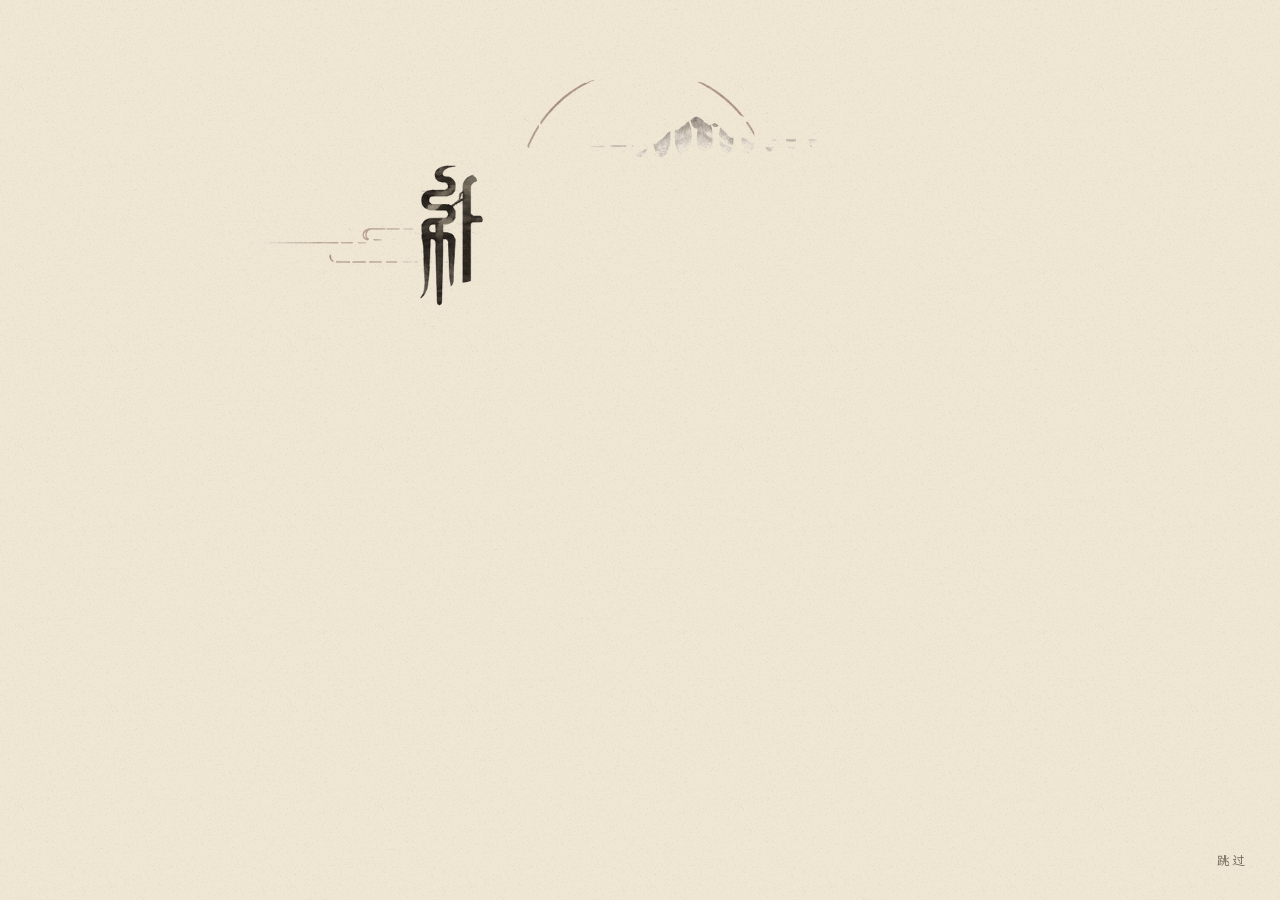
<file: index.html>
<!DOCTYPE html>
<html lang="zh-CN">
<head>
<meta charset="utf-8">
<meta name="viewport" content="width=device-width, initial-scale=1, maximum-scale=1, user-scalable=no, viewport-fit=cover">
<meta name="apple-mobile-web-app-capable" content="yes">
<meta name="mobile-web-app-capable" content="yes">
<meta name="apple-mobile-web-app-status-bar-style" content="default">
<meta name="apple-mobile-web-app-title" content="纸上仙途">
<meta name="application-name" content="纸上仙途">
<meta name="description" content="一卷水墨，半世长生。">
<meta property="og:title" content="纸上仙途 · 水墨修仙">
<meta property="og:description" content="一卷水墨，半世长生。">
<meta property="og:type" content="website">
<meta property="og:locale" content="zh_CN">
<meta property="og:url" content="https://loser-gif.github.io/xiuxian-ink/">
<meta name="theme-color" content="#efe6d3">
<script>
(function () {
  try {
    var p = JSON.parse(localStorage.getItem('moxian.look') || '{}') || {};
    var dark = p.theme === 'night' || (p.theme !== 'day' && window.matchMedia && matchMedia('(prefers-color-scheme: dark)').matches);
    document.documentElement.dataset.theme = dark ? 'night' : 'day';
    document.documentElement.dataset.font = (p.font === 'lg' || p.font === 'sm') ? p.font : 'md';
    document.documentElement.dataset.seasonPlate = p.seasonPlate === 'off' ? 'off' : 'on';
    document.documentElement.dataset.motion = p.motion === 'lite' ? 'lite' : 'full';
    if (p.motion === 'lite' || (window.matchMedia && matchMedia('(prefers-reduced-motion: reduce)').matches))
      document.documentElement.dataset.fx = 'thin';
    var m = document.querySelector('meta[name="theme-color"]');
    if (m) m.setAttribute('content', dark ? '#16130f' : '#efe6d3');
  } catch (e) {}
})();
</script>
<meta name="format-detection" content="telephone=no">
<title>纸上仙途 · 水墨修仙</title>
<style id="crit">
html,body{margin:0;background:#efe6d3;color:#1c1814}
html[data-theme="night"],html[data-theme="night"] body{background:#14110e;color:#f0e6d6}
[hidden]{display:none!important}
#scenery{position:fixed;left:0;top:0;right:0;bottom:0;overflow:hidden;pointer-events:none}
#album{position:fixed;left:0;top:0;right:0;bottom:0;pointer-events:none;visibility:hidden;z-index:1}
#album canvas,#album i{position:absolute;left:0;top:0;width:100%;height:100%}
.cranes{position:absolute;left:0;top:0;right:0;bottom:0}
.crane{position:absolute;left:18px;top:168px;width:58px;height:29px}
.crane.c2{left:90px;top:176px;width:44px;height:22px}
.crane svg,.boat svg{width:100%;height:100%;display:block}
.boat{position:absolute;width:50px;height:29px}
.seal,.seal-title{width:46px;height:46px}
.seal svg{width:46px;height:46px;display:block}
.menu-seal{width:44px;height:44px}
.menu-seal svg{width:44px;height:44px;display:block}
#splash{display:none}
body.ink-await #scenery,body.ink-await #scr-title,body.ink-await #audio-dock{visibility:hidden}
#app{position:relative;z-index:2}
#boot-fail{position:fixed;left:16px;right:16px;top:18px;z-index:100;box-sizing:border-box;background:#f7f1e4;color:#1c1814;border:1px solid #8a2a22;padding:16px 18px 14px;box-shadow:0 8px 28px rgba(40,24,12,.18);font-family:serif}
#boot-fail b{display:block;font-size:22px;letter-spacing:.2em;font-weight:400;margin:0 0 6px}
#boot-fail p{margin:0 0 12px;font-size:14px;line-height:1.7}
#boot-retry{font:inherit;font-size:16px;letter-spacing:.18em;background:#8e2420;color:#f6f0e2;border:0;padding:8px 18px;min-height:44px}
html[data-theme="night"] #boot-fail{background:#1c1814;color:#f4ecdc;border-color:#c46a62}
html[data-theme="night"] #boot-retry{background:#9c4038;color:#f6f0e2}
</style>
<script>
(function () {
  var EXPECT = 'moxian-v171';
  var pending = '';
  function showFail(kind) {
    var box = document.getElementById('boot-fail');
    if (!box) { pending = kind || pending || 'js'; return; }
    if (box.getAttribute('data-on') === '1') return;
    box.setAttribute('data-on', '1');
    box.hidden = false;
    var p = document.getElementById('boot-fail-msg');
    if (p) p.textContent = kind === 'css'
      ? '样式没有落到纸上。点下面清掉本机缓存，再开一次。'
      : '脚本没有跑完。点下面清掉本机缓存，再开一次。';
  }
  function checkCss() {
    var app = document.getElementById('app');
    if (!app || !window.getComputedStyle) return;
    if (window.getComputedStyle(app).position !== 'fixed') showFail('css');
  }
  window.addEventListener('error', function (ev) {
    var t = ev.target || ev.srcElement;
    if (t && t.tagName === 'LINK') {
      var href = t.getAttribute('href') || '';
      if (href.indexOf('style.css') !== -1) showFail('css');
      return;
    }
    if (t && t.tagName === 'SCRIPT' && t.getAttribute && t.getAttribute('src')) { showFail('js'); return; }
    if (ev && ev.message && !window.__moxian) showFail('js');
  }, true);
  function retry() {
    var finish = function () { location.replace(location.pathname + '?retry=' + Date.now()); };
    var jobs = [];
    try {
      if (navigator.serviceWorker && navigator.serviceWorker.getRegistrations) {
        jobs.push(navigator.serviceWorker.getRegistrations().then(function (rs) {
          return Promise.all(rs.map(function (r) { return r.unregister(); }));
        }));
      }
      if (window.caches && window.caches.keys) {
        jobs.push(window.caches.keys().then(function (ks) {
          return Promise.all(ks.map(function (k) { return window.caches.delete(k); }));
        }));
      }
    } catch (e) {}
    if (!jobs.length) { finish(); return; }
    Promise.all(jobs).then(finish, finish);
  }
  document.addEventListener('DOMContentLoaded', function () {
    if (pending) showFail(pending);
    else if (!window.__moxian) showFail('js');
    var btn = document.getElementById('boot-retry');
    if (btn) btn.addEventListener('click', retry);
  });
  window.addEventListener('load', checkCss);
  if (!('serviceWorker' in navigator) || location.protocol === 'file:') return;
  var had = !!navigator.serviceWorker.controller;
  function armWorker(reg) {
    try { if (reg.active) reg.active.postMessage({ type: 'HELLO', cache: EXPECT }); } catch (e) {}
    function track(w) {
      if (!w || w._mx) return;
      w._mx = 1;
      function poke() {
        if (w.state !== 'installed' || !navigator.serviceWorker.controller) return;
        try { w.postMessage({ type: 'SKIP_WAITING' }); } catch (e2) {}
        var bar = document.getElementById('sw-refresh');
        if (bar) bar.hidden = false;
      }
      if (w.state === 'installed') poke();
      w.addEventListener('statechange', poke);
    }
    track(reg.installing);
    track(reg.waiting);
    reg.addEventListener('updatefound', function () { track(reg.installing); });
  }
  navigator.serviceWorker.register('./sw.js?v=171').then(armWorker).catch(function () {});
  var reloading = false;
  function playing() {
    var screen = document.body && document.body.getAttribute('data-screen');
    if (screen && screen !== 'title') return true;
    try { if (window.__moxian && window.__moxian.S) return true; } catch (e) {}
    return false;
  }
  function saveNow() {
    try { if (window.__moxian && window.__moxian.save) window.__moxian.save(); } catch (e) {}
  }
  navigator.serviceWorker.addEventListener('controllerchange', function () {
    if (!had || reloading) return;
    try { if (sessionStorage.getItem('mx-heal') === EXPECT) return; } catch (e) {}
    var asked = false;
    try { asked = sessionStorage.getItem('mx-refresh') === '1'; } catch (e2) {}
    // 卷首没有对局，可以直接换成新版。对局里只亮提示，等玩家自己点。
    if (playing() && !asked) {
      var bar = document.getElementById('sw-refresh');
      if (bar) bar.hidden = false;
      return;
    }
    if (asked) {
      saveNow();
      try { sessionStorage.removeItem('mx-refresh'); } catch (e3) {}
    }
    try { sessionStorage.setItem('mx-heal', EXPECT); } catch (e4) {}
    reloading = true;
    location.reload();
  });
})();
</script>
<link rel="manifest" href="manifest.webmanifest?v=171">
<link rel="icon" href="icon.svg?v=171" type="image/svg+xml">
<link rel="apple-touch-icon" href="icon-180.png?v=171">
<link rel="preload" href="img/open-plate.png?v=171" as="image">
<link rel="preload" href="img/open-glyph.png?v=171" as="image">
<link rel="preload" href="img/open-seal-logo.png?v=171" as="image">
<link rel="preload" href="fonts/wenkai-game.woff2?v=171" as="font" type="font/woff2" crossorigin>
<link rel="preload" href="fonts/mashanzheng.woff2?v=171" as="font" type="font/woff2" crossorigin>
<link rel="stylesheet" href="css/fonts.css?v=171">
<link rel="stylesheet" href="css/style.css?v=171">
<link rel="stylesheet" href="css/idle.css?v=171">
</head>
<body class="ink-await">
<div id="boot-fail" hidden>
  <b>墨未落成</b>
  <p id="boot-fail-msg">样式或脚本没有载入。点下面清掉本机缓存，再开一次。</p>
  <button type="button" id="boot-retry">点此重试</button>
</div>
<!-- SVG 滤镜：印章斑驳、笔触毛边 -->
<svg width="0" height="0" style="position:absolute" aria-hidden="true">
  <defs>
    <filter id="f-seal" x="-10%" y="-10%" width="120%" height="120%">
      <feTurbulence type="fractalNoise" baseFrequency="0.9" numOctaves="2" seed="3" result="n"/>
      <feColorMatrix in="n" type="matrix" values="0 0 0 0 0  0 0 0 0 0  0 0 0 0 0  0 0 0 -7 4.75" result="holes"/>
      <feComposite in="SourceGraphic" in2="holes" operator="in" result="pitted"/>
      <feTurbulence type="fractalNoise" baseFrequency="0.05" numOctaves="2" seed="8" result="w"/>
      <feDisplacementMap in="pitted" in2="w" scale="3.2" xChannelSelector="R" yChannelSelector="G"/>
    </filter>
    <filter id="f-rough" x="-5%" y="-20%" width="110%" height="140%">
      <feTurbulence type="fractalNoise" baseFrequency="0.04 0.4" numOctaves="3" seed="2" result="w"/>
      <feDisplacementMap in="SourceGraphic" in2="w" scale="4" xChannelSelector="R" yChannelSelector="G"/>
    </filter>
  </defs>
</svg>

<div id="paper" aria-hidden="true"></div>
<div id="paper-veil" aria-hidden="true"></div>
<div id="fiber" aria-hidden="true"></div>
<div id="sky" aria-hidden="true"></div>
<div id="scenery" aria-hidden="true">
 <div class="cam">
  <div class="sun"><i class="sun-halo"></i><i class="sun-dusk"></i></div>
  <div class="cranes"><div class="crane c1"><svg viewBox="0 0 120 60" width="58" height="29"><g class="cr-body"><path d="M44 31 Q60 25 76 29 Q66 36 48 35 Z" fill="#f6f0e2" stroke="#2a2621" stroke-width="1.2"/><path d="M74 29 Q90 26 103 22" fill="none" stroke="#2a2621" stroke-width="2.1" stroke-linecap="round"/><circle cx="104.5" cy="21.6" r="2.4" fill="#2a2621"/><circle cx="104" cy="20" r="1.3" fill="#b3302a"/><path d="M106.5 21.8 L116 23" stroke="#5a4a3a" stroke-width="1.2" stroke-linecap="round"/><path d="M46 33 L16 37 M46 34 L17 39.5" stroke="#2a2621" stroke-width="1.1" stroke-linecap="round"/><path d="M42 31 Q36 33 40 36 Q44 35 46 33Z" fill="#2a2621"/></g><g class="cr-wing"><path d="M54 29 Q48 12 34 1 Q46 4 58 10 Q66 4 80 2 Q70 14 66 28 Z" fill="#f3ecdd" stroke="#2a2621" stroke-width="1.1" stroke-linejoin="round"/><path d="M34 1 Q46 4 52 9 L50 12 Q42 6 34 1Z M80 2 Q72 6 68 10 L69 13 Q74 7 80 2Z" fill="#2a2621"/></g></svg></div><div class="crane c2"><svg viewBox="0 0 120 60" width="58" height="29"><g class="cr-body"><path d="M44 31 Q60 25 76 29 Q66 36 48 35 Z" fill="#f6f0e2" stroke="#2a2621" stroke-width="1.2"/><path d="M74 29 Q90 26 103 22" fill="none" stroke="#2a2621" stroke-width="2.1" stroke-linecap="round"/><circle cx="104.5" cy="21.6" r="2.4" fill="#2a2621"/><circle cx="104" cy="20" r="1.3" fill="#b3302a"/><path d="M106.5 21.8 L116 23" stroke="#5a4a3a" stroke-width="1.2" stroke-linecap="round"/><path d="M46 33 L16 37 M46 34 L17 39.5" stroke="#2a2621" stroke-width="1.1" stroke-linecap="round"/><path d="M42 31 Q36 33 40 36 Q44 35 46 33Z" fill="#2a2621"/></g><g class="cr-wing"><path d="M54 29 Q48 12 34 1 Q46 4 58 10 Q66 4 80 2 Q70 14 66 28 Z" fill="#f3ecdd" stroke="#2a2621" stroke-width="1.1" stroke-linejoin="round"/><path d="M34 1 Q46 4 52 9 L50 12 Q42 6 34 1Z M80 2 Q72 6 68 10 L69 13 Q74 7 80 2Z" fill="#2a2621"/></g></svg></div></div>
  <canvas class="mtn m1"></canvas>
  <div class="mist mist1"></div>
  <canvas class="mtn m2"></canvas>
  <canvas class="atmo atmo-far"></canvas>
  <div class="mist mist2"></div>
  <canvas class="mtn m3"></canvas>
  <canvas class="atmo atmo-near"></canvas>
  <div class="lake"><canvas class="lake-refl"></canvas><div class="lake-shimmer"></div>
    <div class="boat-track"><div class="boat"><svg viewBox="0 0 120 70" width="50" height="29"><g class="bt-up"><path d="M6 38 Q60 50 114 34 Q100 46 60 47 Q22 47 6 38Z" fill="#1f1c18"/><path d="M40 39 Q52 22 74 24 Q80 30 82 38 Q60 41 40 39Z" fill="#3a332b" opacity=".85"/><path d="M88 37 L90 25" stroke="#1f1c18" stroke-width="2.2" stroke-linecap="round"/><path d="M82 25 Q90 18 98 25 Z" fill="#1f1c18"/><path d="M95 33 L58 6" stroke="#2a2621" stroke-width="1" stroke-linecap="round"/></g><g class="bt-refl" transform="translate(0 94) scale(1 -1)" opacity=".16"><path d="M6 38 Q60 50 114 34 Q100 46 60 47 Q22 47 6 38Z" fill="#1f1c18"/><path d="M40 39 Q52 22 74 24 Q80 30 82 38 Q60 41 40 39Z" fill="#3a332b"/><path d="M82 25 Q90 18 98 25 Z M88 37 L90 25" fill="#1f1c18" stroke="#1f1c18" stroke-width="2"/></g></svg><i class="wake w1"></i><i class="wake w2"></i></div></div></div>
  <div class="mist mist3"></div>
  <canvas class="mtn m4"></canvas>
  <canvas class="pine"></canvas>
 </div>
 <div id="tod"><i class="tod-dawn"></i><i class="tod-dusk"></i></div>
 <div id="realm-scape" aria-hidden="true">
  <picture><source srcset="img/realm-0.avif?v=171" type="image/avif"><source srcset="img/realm-0.webp?v=171" type="image/webp"><img class="ra ra-0" src="img/realm-0.png?v=171" alt="" decoding="async" width="720" height="404"></picture>
  <picture><source srcset="img/realm-1.avif?v=171" type="image/avif"><source srcset="img/realm-1.webp?v=171" type="image/webp"><img class="ra ra-1" src="img/realm-1.png?v=171" alt="" decoding="async" width="720" height="336"></picture>
  <picture><source srcset="img/realm-2.avif?v=171" type="image/avif"><source srcset="img/realm-2.webp?v=171" type="image/webp"><img class="ra ra-2" src="img/realm-2.png?v=171" alt="" decoding="async" width="720" height="405"></picture>
  <picture><source srcset="img/realm-3.avif?v=171" type="image/avif"><source srcset="img/realm-3.webp?v=171" type="image/webp"><img class="ra ra-3" src="img/realm-3.png?v=171" alt="" decoding="async" width="720" height="401"></picture>
  <picture><source srcset="img/realm-4.avif?v=171" type="image/avif"><source srcset="img/realm-4.webp?v=171" type="image/webp"><img class="ra ra-4" src="img/realm-4.png?v=171" alt="" decoding="async" width="720" height="405"></picture>
 </div>
 <div id="season-veil" aria-hidden="true"></div>
</div>
<div id="album" aria-hidden="true"><i class="plate p0"></i><i class="plate p1"></i><i class="plate p2"></i><i class="plate p3"></i><canvas class="leaf l0"></canvas><canvas class="leaf l1"></canvas><canvas class="leaf l2"></canvas><canvas class="leaf l3"></canvas><canvas class="ink i0"></canvas><canvas class="ink i1"></canvas><canvas class="ink i2"></canvas><canvas class="ink i3"></canvas><canvas class="breath"></canvas><i class="canopy"></i><i class="sweep"></i><i class="mist"></i></div>
<div id="pale-moon" aria-hidden="true"></div>
<div id="vignette" aria-hidden="true"></div>
<aside id="margin-l" class="page-aside" aria-hidden="true"><span id="margin-when"></span></aside>
<aside id="margin-r" class="page-aside" aria-hidden="true"><span id="margin-where"></span></aside>
<canvas id="weather" aria-hidden="true"></canvas>
<div id="intro" aria-hidden="true"><div class="drop"></div><div class="bloom"></div></div>
<div id="splash" hidden aria-hidden="true">
  <div class="splash-board" role="img" aria-label="纸上仙途。水墨修仙文字游戏。">
    <i class="logo-plate"></i>
    <svg class="splash-arc" viewBox="0 0 1400 580" preserveAspectRatio="none" aria-hidden="true">
      <path d="M505.3 163.9 A246 246 0 0 0 954.7 163.9"/>
    </svg>
    <i class="splash-land"></i>
    <i class="splash-cloud"></i>
    <span class="inkslot s0"><b></b><i></i></span>
    <span class="inkslot s1"><b></b><i></i></span>
    <span class="inkslot s2"><b></b><i></i></span>
    <span class="inkslot s3"><b></b><i></i></span>
    <canvas id="splash-brush" aria-hidden="true"></canvas>
    <i class="logo-seal"></i>
    <i class="splash-seal"></i>
    <i class="splash-sub"></i>
    <i class="splash-mist m1"></i>
    <i class="splash-mist m2"></i>
  </div>
</div>
<div id="voyage-rings" hidden aria-hidden="true"><i id="ring-a"></i><i id="ring-b"></i><i id="ring-c"></i></div>
<div id="voyage-boat" hidden aria-hidden="true"><canvas id="voyage-bleed" width="360" height="210" aria-hidden="true"></canvas><svg viewBox="0 0 120 70"><g class="bt-up"><path d="M6 38 Q60 50 114 34 Q100 46 60 47 Q22 47 6 38Z" fill="#1f1c18"/><path d="M40 39 Q52 22 74 24 Q80 30 82 38 Q60 41 40 39Z" fill="#3a332b" opacity=".85"/><path d="M88 37 L90 25" stroke="#1f1c18" stroke-width="2.2" stroke-linecap="round"/><path d="M82 25 Q90 18 98 25 Z" fill="#1f1c18"/><path d="M95 33 L58 6" stroke="#2a2621" stroke-width="1" stroke-linecap="round"/></g><g class="bt-refl" transform="translate(0 94) scale(1 -1)" opacity=".16"><path d="M6 38 Q60 50 114 34 Q100 46 60 47 Q22 47 6 38Z" fill="#1f1c18"/><path d="M40 39 Q52 22 74 24 Q80 30 82 38 Q60 41 40 39Z" fill="#3a332b"/><path d="M82 25 Q90 18 98 25 Z M88 37 L90 25" fill="#1f1c18" stroke="#1f1c18" stroke-width="2"/></g></svg></div>
<div id="sw-refresh" hidden>
  <span>新版已至，刷新</span>
  <button type="button" id="sw-refresh-btn">刷新</button>
</div>

<button id="intro-skip" type="button" hidden>跳过</button>
<main id="app">
  <!-- 卷首 -->
  <section id="scr-title" class="screen">
    <button type="button" id="btn-notice" class="notice-seal" aria-label="公告" hidden>
      <svg viewBox="0 0 64 64" aria-hidden="true"><g filter="url(#f-seal)"><rect x="3" y="3" width="58" height="58" rx="4" fill="#b3302a"/><rect x="8" y="8" width="48" height="48" rx="2" fill="none" stroke="#f3ead6" stroke-width="2"/><text x="32" y="43" text-anchor="middle" font-size="32" fill="#f3ead6" class="seal-font">告</text></g></svg>
      <i class="notice-dot" aria-hidden="true"></i>
    </button>
    <div class="title-block">
      <h1 class="title-v" aria-label="纸上仙途"><span class="tch" style="--d:0"><b>纸</b></span><span class="tch" style="--d:1"><b>上</b></span><span class="tch" style="--d:2"><b>仙</b></span><span class="tch" style="--d:3"><b>途</b></span></h1>
      <div class="title-side">
        <div class="title-sub vt"><span class="vcol"><i>一</i><i>卷</i><i>水</i><i>墨</i><i class="sp"></i><i>半</i><i>世</i><i>长</i><i>生</i></span></div>
        <div class="seal seal-title"><span class="seal-halo"></span><svg viewBox="0 0 100 100"><g filter="url(#f-seal)"><rect x="4" y="4" width="92" height="92" rx="6" fill="#b3302a"/><rect x="11" y="11" width="78" height="78" rx="3" fill="none" stroke="#f3ead6" stroke-width="3"/><text x="50" y="47" text-anchor="middle" font-size="34" fill="#f3ead6" class="seal-font">问</text><text x="50" y="82" text-anchor="middle" font-size="34" fill="#f3ead6" class="seal-font">道</text></g></svg></div>
        <div class="lunhui-seal" id="lunhui-seal" hidden><b id="lunhui-seal-n">二</b><i>世</i></div>
    </div>
    </div>
    <div class="title-poem vt" aria-label="大道五十天衍四九人遁其一"><span class="vcol"><i>大</i><i>道</i><i>五</i><i>十</i></span><span class="vcol"><i>天</i><i>衍</i><i>四</i><i>九</i></span><span class="vcol"><i>人</i><i>遁</i><i>其</i><i>一</i></span></div>
    <nav class="title-menu">
      <p class="legacy-hint" id="legacy-hint" hidden></p>
      <div class="title-menu-main">
        <button class="brush-btn" id="btn-new"><span class="bb-ink"></span><span class="bb-text">开卷</span><small>初入仙途</small></button>
        <button class="brush-btn" id="btn-continue" hidden><span class="bb-ink"></span><span class="bb-text">续卷</span><small id="continue-sub">接续前缘</small></button>
      </div>
      <div class="title-menu-sub">
        <button class="brush-btn small light title-subbtn" id="btn-slots"><span class="bb-ink"></span><span class="bb-text">存档</span><small>六卷</small></button>
        <button class="brush-btn small light title-subbtn" id="btn-atlas"><span class="bb-ink"></span><span class="bb-text">图鉴</span><small id="atlas-sub">仙途志</small></button>
        <button class="brush-btn small light title-subbtn" id="btn-daily" hidden><span class="bb-ink"></span><span class="bb-text">日缘</span><small>此卷晨露</small></button>
        <button class="brush-btn small light title-subbtn" id="btn-trial"><span class="bb-ink"></span><span class="bb-text">试炼</span><small>金丹二十载</small></button>
      </div>
      <button class="brush-btn small light title-subbtn" id="btn-idle" type="button"><span class="bb-ink"></span><span class="bb-text">闲录</span><small>墨童</small></button>
    </nav>
  </section>

  <!-- 入道 -->
  <section id="scr-create" class="screen" hidden>
    <header class="create-head">
      <div class="chapter">第一卷</div>
      <h2 class="ch-title">拜山</h2>
    </header>
    <p class="trial-banner" id="trial-banner" hidden></p>
    <div class="create-body">
      <label class="field">
        <span class="field-label">题名</span>
        <div class="name-row">
          <input id="inp-name" maxlength="6" autocomplete="off" autocorrect="off" spellcheck="false" placeholder="汝名为何">
          <button id="btn-randname" class="mini-seal" aria-label="随机姓名">随缘</button>
        </div>
        <span class="field-line"></span>
      </label>
      <div class="who-pick" id="who-pick">
        <div class="who-line who-sex"><span>此身</span>
          <em class="who-fixed" hidden></em>
          <button type="button" class="look-opt on" data-k="sex" data-v="m">男</button>
          <button type="button" class="look-opt" data-k="sex" data-v="f">女</button>
          <button type="button" class="look-opt" data-k="sex" data-v="n">不言</button>
        </div>
        <div class="who-line"><span>道侣</span>
          <button type="button" class="look-opt" data-k="mate" data-v="f">女</button>
          <button type="button" class="look-opt" data-k="mate" data-v="m">男</button>
          <button type="button" class="look-opt on" data-k="mate" data-v="any">随缘</button>
        </div>
      </div>

      <div class="stone-wrap">
        <div class="stone" id="stone">
          <div class="stone-ink"></div>
          <div class="stone-glow" id="stone-glow"></div>
          <span class="el el-0">金</span><span class="el el-1">木</span><span class="el el-2">水</span><span class="el el-3">火</span><span class="el el-4">土</span>
          <button type="button" class="stone-touch" id="btn-test" aria-label="测灵根" aria-describedby="stone-hint"><span class="stone-center" id="stone-center">测</span></button>
        </div>
        <p class="stone-hint" id="stone-hint" aria-live="polite">点击测字 · 测灵根</p>
      </div>
      <div class="lg-result" id="lg-result">
        <div class="lg-name" id="lg-name"></div>
        <p class="lg-flavor" id="lg-flavor">以指触石，可知灵根。</p>
        <div class="lg-stats" id="lg-stats"></div>
      </div>
    </div>
    <nav class="create-actions">
      <button class="brush-btn small" id="btn-create-back"><span class="bb-text">回看成长 / 返回卷首</span></button>
      <button class="brush-btn small primary" id="btn-start" hidden><span class="bb-ink"></span><span class="bb-text">投帖拜山</span></button>
    </nav>
  </section>

  <!-- 可玩的童年与村塾名册 -->
  <section id="scr-childhood" class="screen" hidden><div id="childhood-host"></div></section>

  <!-- 主界面 -->
  <section id="scr-main" class="screen" data-page="log" hidden>
    <div class="play-landscape" aria-hidden="true"></div>
    <div class="play-masthead">
      <button class="play-brand" id="play-menu" aria-label="纸上仙途 · 卷首菜单"><span>纸</span><span>上</span><span>仙</span><span>途</span><i aria-hidden="true">仙</i></button>
      <button type="button" class="play-return" id="play-return" aria-label="保存并返回主菜单">回到卷首</button>
      <button class="play-settings" id="play-settings" aria-label="设置"><svg viewBox="0 0 24 24" aria-hidden="true"><path d="m9 3 1-2h4l1 2 3 2 2 .2 2 3-1 2v4l1 2-2 3-2 .2-3 2-1 2h-4l-1-2-3-2-2-.2-2-3 1-2v-4l-1-2 2-3 2-.2Z"/><circle cx="12" cy="12" r="4"/></svg>设置</button>
    </div>
    <header class="hud">
      <div class="hud-top">
        <div class="realm-block">
          <span class="realm-halo" aria-hidden="true"></span>
          <div class="realm-name" id="h-realm">炼气</div>
          <div class="realm-stage-row">
            <div class="realm-stage" id="h-stage">一层</div>
            <span class="trial-seal" id="trial-seal" hidden>试炼</span>
            <span class="trial-seal lunhui-hud" id="lunhui-hud" hidden>二世</span>
          </div>
        </div>
        <div class="who">
          <div class="who-name" id="h-name">无名</div>
          <div class="hud-seals">
            <button class="menu-seal sect-seal" id="btn-sect" aria-label="宗门"><svg viewBox="0 0 100 100"><g filter="url(#f-seal)"><rect x="6" y="6" width="88" height="88" rx="44" fill="#1b1814"/><circle cx="50" cy="50" r="36" fill="none" stroke="#f3ead6" stroke-width="2.5" opacity=".7"/><text x="50" y="67" text-anchor="middle" font-size="46" fill="#f3ead6" class="seal-font" id="sect-seal-t">宗</text></g></svg></button>
            <button class="menu-seal cult-seal" id="btn-cult" aria-label="修持"><svg viewBox="0 0 100 100"><g filter="url(#f-seal)"><rect x="6" y="6" width="88" height="88" rx="10" fill="#1b1814"/><rect x="14" y="14" width="72" height="72" rx="3" fill="none" stroke="#f3ead6" stroke-width="2.2" opacity=".75"/><text x="50" y="68" text-anchor="middle" font-size="48" fill="#f3ead6" class="seal-font">修</text></g></svg></button>
            <button class="menu-seal" id="btn-menu" aria-label="卷首"><svg viewBox="0 0 100 100"><g filter="url(#f-seal)"><rect x="6" y="6" width="88" height="88" rx="10" fill="#b3302a"/><text x="50" y="68" text-anchor="middle" font-size="52" fill="#f3ead6" class="seal-font">卷</text></g></svg></button>
          </div>
          <div class="who-sub" id="h-sub">外门弟子 · 三灵根</div>
          <div class="who-time" id="h-time"></div>
        </div>
        <button id="hud-toggle" class="hud-toggle" aria-label="展开人物详情" aria-expanded="false"><span aria-hidden="true"></span></button>
      </div>
      <p class="next-line" id="next-line">下一层 二层 · 小境自升 · 下一境 筑基</p>
      <div class="bars">
        <div class="bar bar-xw">
          <span class="bar-label">修为</span>
          <div class="bar-track"><div class="bar-bg"></div><div class="bar-fill" id="xw-fill"></div><div class="bar-flow"></div><div class="bar-tip" id="xw-tip"></div></div>
          <span class="bar-num" id="xw-num">0</span>
        </div>
        <div class="bar bar-life">
          <span class="bar-label">寿元</span>
          <div class="incense"><div class="stick" id="life-stick"></div><div class="ember" id="life-ember"></div><div class="ember-glow"></div><svg class="smoke" id="life-smoke" viewBox="0 0 24 40"><path d="M12 40 C8 32 16 27 12 20 S9 9 13 2"/><path d="M12 40 C15 33 8 28 12 21 S15 11 11 3"/></svg></div>
          <span class="bar-num" id="life-num">16/80</span>
        </div>
      </div>
      <div class="chips">
        <span class="chip"><b>岁</b><em id="c-age">十六</em><i id="c-season">春</i></span>
        <span class="chip"><b>悟性</b><em id="c-wx">七</em></span>
        <span class="chip"><b>心境</b><em id="c-xj">平和</em></span>
        <span class="chip"><b>灵石</b><em id="c-ls">十</em><em class="mobile-ls" id="h-ls">10</em></span>
        <span class="chip" id="chip-court" hidden><b>朝</b><em id="c-court">—</em></span>
        <span class="chip chip-goal" id="chip-goal" hidden><b>求</b><em id="c-goal">长生</em></span>
      </div>
      <div class="path-seals" id="path-seals" hidden></div>
    </header>

    <nav class="play-tabs" aria-label="卷内页签" role="tablist">
      <button id="play-tab-log" role="tab" aria-selected="true" aria-controls="log" data-page="log">修行</button>
      <button id="play-tab-cult" role="tab" aria-selected="false" aria-controls="side-cult" tabindex="-1" data-page="cult">修持</button>
      <button id="play-tab-sect" role="tab" aria-selected="false" aria-controls="side-sect" tabindex="-1" data-page="sect">宗门</button>
      <button id="play-tab-trace" role="tab" aria-selected="false" aria-controls="side-trace" tabindex="-1" data-page="trace">行迹</button>
    </nav>
    <div class="scroll">
      <div class="roller roller-top"></div>
      <div class="scroll-paper">
        <header class="journal-head"><h2 id="journal-title">大衍历</h2><button type="button" id="btn-calendar" class="calendar-link" aria-label="翻开大黎皇历" hidden>历</button><p id="journal-place"></p></header>
        <div class="juan-head" id="juan-head" aria-hidden="true">
          <div class="season-wash" aria-hidden="true"></div>
        </div>
        <div class="margin-note" id="margin-note" hidden></div>
        <div class="margin-col" id="margin-seals" hidden></div>
        <div class="log" id="log"></div>
      </div>
      <div class="roller roller-bot"></div>
    </div>

    <div class="status-line" id="status-line"></div>
    <div class="trace-note" id="trace-note" hidden></div>

    <nav class="actions">
      <button class="act" data-act="tuna"><span class="act-ink"></span><span class="act-t">吐纳</span><small id="dur-tuna">一季</small></button>
      <button class="act" data-act="biguan"><span class="act-ink"></span><span class="act-t">闭关</span><small id="dur-biguan">一年</small></button>
      <button class="act" data-act="youli"><span class="act-ink"></span><span class="act-t">游历</span><small id="youli-sub">寻机缘</small></button>
      <button class="act" data-act="bag"><span class="act-ink"></span><span class="act-t">行囊</span><small id="bag-count">丹器</small></button>
    </nav>
    <aside class="side" id="side" aria-label="行藏">
      <button class="side-card" id="side-cult" data-open="cult"><h3>修持</h3><div class="sd-body" id="sd-gf"></div></button>
      <button class="side-card" id="side-sect" data-open="sect"><h3>宗门</h3><div class="sd-body" id="sd-sect"></div></button>
      <button class="side-card" data-open="bag"><h3>行囊</h3><div class="sd-body" id="sd-bag"></div></button>
      <button class="side-card" id="side-trace" data-open="youli"><h3>行迹</h3><div class="sd-body" id="sd-loc"></div></button>
      <button type="button" class="play-traces" id="play-traces">查看因果与印记</button>
      <p class="side-keys">键 1 2 3 4 行动 · Esc 收起</p>
    </aside>
    <button class="break-seal" id="btn-break" hidden aria-label="破境">
      <svg viewBox="0 0 100 100"><g filter="url(#f-seal)"><rect x="5" y="5" width="90" height="90" rx="5" fill="#b3302a"/><rect x="12" y="12" width="76" height="76" fill="none" stroke="#f3ead6" stroke-width="2.5"/><text x="50" y="47" text-anchor="middle" font-size="32" fill="#f3ead6" class="seal-font">破</text><text x="50" y="81" text-anchor="middle" font-size="32" fill="#f3ead6" class="seal-font">境</text></g></svg>
    </button>
  </section>
</main>

<!-- 奇遇 · 同纸揭笺 -->
<div id="modal" class="modal tip-in" hidden>
  <div class="modal-shade"></div>
  <div class="hscroll" id="hscroll">
    <div class="hroller left" aria-hidden="true"></div>
    <div class="hpaper">
      <div class="seal seal-small ev-bookmark" aria-hidden="true"><svg viewBox="0 0 100 100"><g filter="url(#f-seal)"><rect x="6" y="6" width="88" height="88" rx="4" fill="#b3302a"/><text x="50" y="68" text-anchor="middle" font-size="50" fill="#f3ead6" class="seal-font" id="ev-seal">奇</text></g></svg></div>
      <div class="hpaper-inner">
        <div class="ev-main">
          <h3 class="ev-title" id="ev-title"></h3>
          <div class="ev-portrait" id="ev-portrait" hidden></div>
          <div class="ev-text" id="ev-text"></div>
          <div class="ev-choices" id="ev-choices"></div>
          <div class="ev-result" id="ev-result"></div>
        </div>
      </div>
    </div>
    <div class="hroller right" aria-hidden="true"></div>
  </div>
</div>

<!-- 行囊 / 卷首 抽屉 -->
<div id="sheet" class="sheet" hidden>
  <div class="sheet-shade"></div>
  <div class="sheet-panel">
    <div class="sheet-handle"></div>
    <button type="button" class="sheet-x" id="sheet-x" hidden aria-label="关闭">×</button>
    <h3 class="sheet-title" id="sheet-title">行囊</h3>
    <div class="sheet-body" id="sheet-body"></div>
  </div>
</div>

<!-- 破境 · 分境仪式 -->
<div id="bt" class="bt" hidden>
  <div class="bt-pomo" aria-hidden="true"></div>
  <div class="bt-shade"></div>
  <div class="bt-ink" id="bt-ink"></div>
  <div class="bt-stage" id="bt-stage" aria-hidden="true">
    <div class="bt-clouds" id="bt-clouds"></div>
    <div class="bt-veins" id="bt-veins"></div>
    <div class="bt-ring"></div>
    <div class="bt-ring bt-ring-2"></div>
    <div class="bt-orb" id="bt-orb"></div>
    <div class="bt-infant" id="bt-infant"></div>
    <div class="bt-pillar" id="bt-pillar"></div>
    <div class="bt-bolts" id="bt-bolts"></div>
    <div class="bt-stairs" id="bt-stairs"></div>
  </div>
  <div class="bt-rays"></div><div class="bt-glow"></div>
  <div class="bt-lines" id="bt-lines"></div>
  <div class="bt-big" id="bt-big"><span class="bt-half a" id="bt-a"></span><span class="bt-half b" id="bt-b"></span></div>
  <div class="bt-sub" id="bt-sub"></div>
  <div class="bt-stamp" id="bt-stamp"><svg viewBox="0 0 100 100"><g filter="url(#f-seal)"><rect x="5" y="5" width="90" height="90" rx="8" fill="#b3302a"/><text x="50" y="70" text-anchor="middle" font-size="56" fill="#f3ead6" class="seal-font" id="bt-stamp-t">成</text></g></svg></div>
  <p class="bt-text" id="bt-text"></p>
  <button class="bt-close brush-btn small light" id="bt-close" hidden><span class="bb-ink"></span><span class="bb-text">收卷</span></button>
</div>

<!-- 定型仪式 -->
<div id="path-cer" class="path-cer" hidden>
  <div class="path-cer-shade"></div>
  <div class="path-cer-panel">
    <div class="path-cer-head">
      <div class="path-cer-sealbox"><svg viewBox="0 0 100 100"><g filter="url(#f-seal)"><rect x="5" y="5" width="90" height="90" rx="8" fill="#b3302a"/><text x="50" y="70" text-anchor="middle" font-size="52" fill="#f3ead6" class="seal-font" id="path-cer-seal">基</text></g></svg></div>
      <h2 class="path-cer-title" id="path-cer-title">道基</h2>
      <p class="path-cer-lead" id="path-cer-lead"></p>
    </div>
    <div class="path-cer-body">
      <div class="path-cer-opts" id="path-cer-opts"></div>
      <p class="path-cer-prose" id="path-cer-prose"></p>
    </div>
    <div class="path-cer-foot" id="path-cer-foot" hidden>
      <p class="path-cer-hint" id="path-cer-hint"></p>
      <button class="brush-btn small primary" id="path-cer-confirm"><span class="bb-ink"></span><span class="bb-text">落定</span></button>
    </div>
  </div>
</div>

<!-- 出身 -->
<div id="origin-cer" class="path-cer origin-cer" hidden>
  <div class="path-cer-shade"></div>
  <div class="path-cer-panel">
    <div class="path-cer-head">
      <div class="path-cer-sealbox"><svg viewBox="0 0 100 100"><g filter="url(#f-seal)"><rect x="5" y="5" width="90" height="90" rx="8" fill="#b3302a"/><text x="50" y="70" text-anchor="middle" font-size="48" fill="#f3ead6" class="seal-font" id="origin-seal">身</text></g></svg></div>
      <h2 class="path-cer-title" id="origin-title">出身</h2>
      <p class="path-cer-lead" id="origin-lead"></p>
    </div>
    <div class="path-cer-body">
      <div class="path-cer-opts" id="origin-opts"></div>
    </div>
    <div class="path-cer-foot" id="origin-foot" hidden>
      <p class="path-cer-hint" id="origin-hint"></p>
      <button class="brush-btn small primary" id="origin-confirm"><span class="bb-ink"></span><span class="bb-text">落墨</span></button>
    </div>
  </div>
</div>

<!-- 拜山帖 -->
<div id="baishan" class="path-cer baishan" hidden>
  <div class="path-cer-shade"></div>
  <div class="path-cer-panel">
    <div class="path-cer-head">
      <div class="path-cer-sealbox"><svg viewBox="0 0 100 100"><g filter="url(#f-seal)"><rect x="5" y="5" width="90" height="90" rx="8" fill="#b3302a"/><text x="50" y="70" text-anchor="middle" font-size="48" fill="#f3ead6" class="seal-font" id="baishan-seal">拜</text></g></svg></div>
      <h2 class="path-cer-title" id="baishan-title">拜山帖</h2>
      <p class="path-cer-lead" id="baishan-lead"></p>
    </div>
    <div class="path-cer-body">
      <div class="path-cer-opts" id="baishan-opts"></div>
    </div>
    <div class="path-cer-foot" id="baishan-foot" hidden>
      <p class="path-cer-hint" id="baishan-hint"></p>
      <button class="brush-btn small primary" id="baishan-confirm"><span class="bb-ink"></span><span class="bb-text">拜入</span></button>
    </div>
  </div>
</div>

<!-- 此生所求 -->
<div id="goal-cer" class="path-cer goal-cer" hidden>
  <div class="path-cer-shade"></div>
  <div class="path-cer-panel">
    <div class="path-cer-head">
      <div class="path-cer-sealbox"><svg viewBox="0 0 100 100"><g filter="url(#f-seal)"><rect x="5" y="5" width="90" height="90" rx="8" fill="#b3302a"/><text x="50" y="70" text-anchor="middle" font-size="48" fill="#f3ead6" class="seal-font" id="goal-seal">求</text></g></svg></div>
      <h2 class="path-cer-title goal-title" id="goal-title">此生所求</h2>
      <p class="path-cer-lead" id="goal-lead"></p>
    </div>
    <div class="path-cer-body">
      <div class="path-cer-opts" id="goal-opts"></div>
    </div>
    <div class="path-cer-foot" id="goal-foot">
      <p class="path-cer-hint" id="goal-hint"></p>
      <button class="brush-btn small primary" id="goal-confirm"><span class="bb-ink"></span><span class="bb-text">落定</span></button>
    </div>
  </div>
</div>

<!-- 大比 -->
<div id="duel" class="duel" hidden>
  <div class="duel-backdrop" aria-hidden="true">
    <div class="duel-shade"></div>
    <div class="duel-ink" id="duel-ink"></div>
  </div>
  <div class="duel-head"><span id="duel-ttl">宗门大比</span><em id="duel-rd">八进四</em></div>
  <div class="duel-side opp">
    <div class="duel-id"><div class="duel-name" id="duel-oname"></div><div class="duel-style" id="duel-ostyle"></div></div>
    <div class="duel-hp" id="duel-ohp"></div>
  </div>
  <div class="duel-stage" id="duel-stage">
    <div class="duel-round" id="duel-round"></div>
    <p class="duel-tell" id="duel-tell"></p>
    <div class="duel-clash" id="duel-clash"><span class="dc-o" id="dc-o"></span><span class="dc-m" id="dc-m"></span></div>
    <svg class="duel-slash" id="duel-slash" viewBox="0 0 390 260" preserveAspectRatio="none"></svg>
    <div class="duel-splash" id="duel-splash"></div>
    <p class="duel-text" id="duel-text"></p>
    <div class="duel-stamp" id="duel-stamp"><svg viewBox="0 0 100 100"><g filter="url(#f-seal)"><rect x="5" y="5" width="90" height="90" rx="8" fill="#b3302a"/><text x="50" y="70" text-anchor="middle" font-size="56" fill="#f3ead6" class="seal-font" id="duel-stamp-t">胜</text></g></svg></div>
  </div>
  <div class="duel-side me">
    <div class="duel-hp" id="duel-mhp"></div>
    <div class="duel-id"><div class="duel-name" id="duel-mname"></div><div class="duel-style" id="duel-mstyle"></div></div>
  </div>
  <nav class="duel-moves" id="duel-moves"></nav>
  <button class="brush-btn small light duel-next" id="duel-next" hidden><span class="bb-ink"></span><span class="bb-text">再战</span></button>
</div>

<!-- 江湖：长卷 / 拍卖 / 丹炉 / 秘境 -->
<div id="map" class="map" hidden></div>
<div id="mj" class="mj" hidden></div>
<div id="auc" class="auc" hidden></div>
<div id="dan" class="dan" hidden></div>

<!-- 晋升 -->
<div id="rite" class="rite" hidden>
  <div class="rite-shade"></div>
  <div class="rite-rays"></div>
  <div class="rite-token" id="rite-token"></div>
  <div class="rite-title" id="rite-title"></div>
  <p class="rite-text" id="rite-text"></p>
  <div class="rite-tags entry-tags" id="rite-tags"></div>
  <button class="brush-btn small light" id="rite-close" hidden><span class="bb-ink"></span><span class="bb-text">受令</span></button>
</div>

<!-- 奈何：结生之后，只许带一样 -->
<div id="naihe" class="naihe" hidden>
  <div class="naihe-paper">
    <svg class="naihe-bridge" viewBox="0 0 320 72" aria-hidden="true">
      <path d="M28 58 C90 18 230 18 292 58" fill="none" stroke="currentColor" stroke-width="1.4"/>
      <path d="M46 58 C100 34 220 34 274 58" fill="none" stroke="currentColor" stroke-width=".6" opacity=".45"/>
      <path d="M18 62 H302" stroke="currentColor" stroke-width=".5" opacity=".35"/>
    </svg>
    <div class="naihe-title">奈何</div>
    <p class="naihe-lead" id="naihe-lead"></p>
    <div class="naihe-opts" id="naihe-opts"></div>
  </div>
</div>

<!-- 终卷 -->
<div id="end" class="end" hidden>
  <div class="end-paper">
    <div class="end-title" id="end-title">坐化</div>
    <div class="end-epitaph" id="end-epitaph"></div>
    <p class="end-judge" id="end-judge" hidden></p>
    <pre class="end-epitaph-long" id="end-epitaph-long" hidden></pre>
    <div class="end-stats" id="end-stats"></div>
    <div class="end-actions">
      <button class="brush-btn small" id="btn-scroll"><span class="bb-ink"></span><span class="bb-text">存卷</span></button>
      <button class="brush-btn small light" id="btn-reborn"><span class="bb-ink"></span><span class="bb-text">再入轮回</span></button>
      <button class="brush-btn small light" id="btn-end-atlas"><span class="bb-ink"></span><span class="bb-text">仙途志</span></button>
    </div>
  </div>
</div>

<div id="cave" aria-hidden="true"><div class="cave-dark"></div><div class="lantern"></div></div>
<svg id="path-fx" aria-hidden="true"></svg>
<canvas id="fx" aria-hidden="true"></canvas>
<div id="wash" aria-hidden="true"><div class="wash-ink"></div><div class="wash-paper"></div><div class="wash-full"></div></div>
<canvas id="inkfx" aria-hidden="true"></canvas>
<div id="grain" aria-hidden="true"></div>
<div id="toast" aria-live="polite"></div>

<div id="scroll-view" hidden>
  <div class="scroll-shade"></div>
  <div class="scroll-stage">
    <img id="scroll-img" alt="终卷绘卷">
    <p class="scroll-hint">长按图片，即可保存</p>
    <div class="scroll-actions">
      <button class="brush-btn small" id="scroll-share"><span class="bb-ink"></span><span class="bb-text">分享</span></button>
      <button class="brush-btn small light" id="scroll-close"><span class="bb-ink"></span><span class="bb-text">收起</span></button>
    </div>
  </div>
</div>

<script src="js/data.js?v=171"></script>
<script src="js/gongfa.js?v=171"></script>
<script src="js/gear.js?v=171"></script>
<script src="js/story.js?v=171"></script>
<script src="js/sect.js?v=171"></script>
<script src="js/baijia.js?v=171"></script>
<script src="js/world.js?v=171"></script>
<script src="js/tianxia.js?v=171"></script>
<script src="js/karma.js?v=171"></script>
<script src="js/life.js?v=171"></script>
<script src="js/juan.js?v=171"></script>
<script src="js/path.js?v=171"></script>
<script src="js/calendar.js?v=171"></script>
<script src="js/mortal_events.js?v=171"></script>
<script src="js/core.js?v=171"></script>
<script src="js/loops.js?v=171"></script>
<script src="js/codec.js?v=171"></script>
<script src="js/slots.js?v=171"></script>
<script src="js/samsara.js?v=171"></script>
<script src="js/jianghu.js?v=171"></script>
<script src="js/folio.js?v=171"></script>
<script src="js/arts.js?v=171"></script>
<script src="js/people.js?v=171"></script>
<script src="js/adulthood.js?v=171"></script>
<script src="js/growth.js?v=171"></script>
<script src="js/redworld.js?v=171"></script>
<script src="js/ink.js?v=171"></script>
<script src="js/ding.js?v=171"></script>
<script src="js/map.js?v=171"></script>
<script src="js/town.js?v=171"></script>
<script src="js/village_map.js?v=171"></script>
<script src="js/audio.js?v=171"></script>
<script src="js/fx.js?v=171"></script>
<script src="js/btfx.js?v=171"></script>
<script src="js/fabaoart.js?v=171"></script>
<script src="js/wallpaper.js?v=171"></script>
<script src="js/album.js?v=171"></script>
<script src="js/inkgl.js?v=171"></script>
<script src="js/jhui.js?v=171"></script>
<script src="js/scrollart.js?v=171"></script>
<script src="js/portraits.js?v=171"></script>
<script src="js/notices.js?v=171"></script>
<script src="js/mingge.js?v=171"></script>
<script src="js/mingge_ui.js?v=171"></script>
<script src="js/village.js?v=171"></script>
<script src="js/village_ui.js?v=171"></script>
<script src="js/childhood.js?v=171"></script>
<script src="js/childhood_story.js?v=171"></script>
<script src="js/childhood_ui.js?v=171"></script>
<script src="js/game.js?v=171"></script>
<div id="idle" class="idle" hidden></div>
<script src="js/idle.js?v=171"></script>
</body>
</html>
</file>
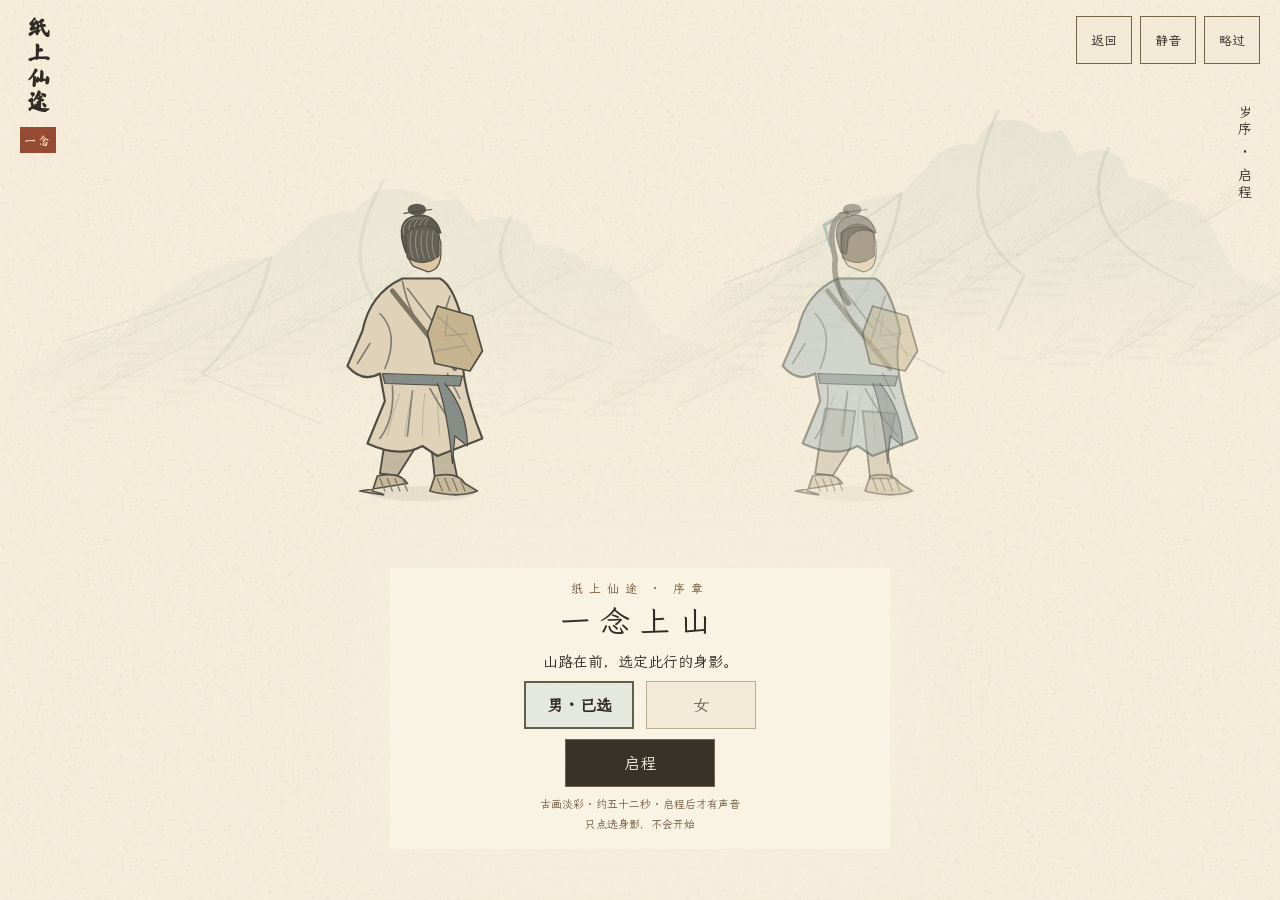
<file: opening/xiantu.html>
<!doctype html>
<html lang="zh-CN"><head><meta charset="utf-8"><meta name="viewport" content="width=device-width,initial-scale=1,viewport-fit=cover"><title>纸上仙途 · 一念上山 · 古画淡彩 v4 · 性别与成长</title><style>
:root{color-scheme:light;--ink:#302b25;--paper:#f5ecd9;--red:#964b35}
@font-face{font-family:"MoWen";src:url("../fonts/wenkai-game.woff2?v=142") format("woff2");font-display:swap}
@font-face{font-family:"MoWen";src:url("../fonts/wenkai-extra.woff2?v=142") format("woff2");font-display:swap}
@font-face{font-family:"MoShu";src:url("../fonts/mashanzheng.woff2?v=142") format("woff2");font-display:swap}*{box-sizing:border-box}html,body{margin:0;width:100%;height:100%;overflow:hidden;background:#f5ecd9;color:var(--ink);font-family:"MoWen","Songti SC","STSong","Noto Serif CJK SC","SimSun",serif}button,input{font:inherit}button{color:var(--ink);background:#f3ead7;border:1px solid #746448;padding:10px 16px;cursor:pointer}button:focus-visible{outline:3px solid #964b35;outline-offset:4px}button:hover{background:#fff9ec}#stage{position:relative;width:100%;height:100%;height:100dvh;isolation:isolate}canvas{display:block;width:100%;height:100%}.top{position:absolute;top:max(20px,env(safe-area-inset-top));left:24px;right:24px;display:flex;justify-content:space-between;align-items:flex-start;z-index:5}.mark{display:flex;flex-direction:column;align-items:center;font-size:23px;font-weight:bold;font-family:"MoShu","MoWen","Songti SC",serif}.mark i{font-style:normal;line-height:1.08;letter-spacing:0}.seal{display:inline-block;background:var(--red);color:#f4dfb8;font-size:12px;letter-spacing:2px;padding:7px 4px;margin-top:12px;font-weight:normal}.controls{display:flex;gap:8px}.controls button{font-size:13px;padding:8px 11px;background:#f3ead7de}#chapter{position:absolute;top:96px;right:28px;font-size:14px;display:flex;flex-direction:column;align-items:center}#chapter i{font-style:normal;line-height:1.2}#chapter i.sp{height:.45em}.caption{position:absolute;bottom:11%;left:5%;right:5%;text-align:center;pointer-events:none}.caption span{display:inline-block;max-width:600px;background:#f7efdf;padding:12px 22px;font-size:clamp(17px,2.2vw,22px);line-height:1.8;box-shadow:0 0 26px 10px #f7efdf}.caption small{display:block;color:#744f36;font-size:12px;letter-spacing:4px}.progress{position:absolute;bottom:0;height:3px;background:#964b35;width:0}.veil{position:absolute;inset:0;display:flex;align-items:center;justify-content:center;background:#f5ecd945}.panel{text-align:center;padding:30px 25px;background:#f7efdfed;box-shadow:0 0 70px 25px #f7efdfb0;max-width:440px;width:88%}.eyebrow{font-size:12px;letter-spacing:6px;color:#765b3b}h1{font-size:48px;letter-spacing:10px;margin:20px 0 16px;font-weight:normal}p{line-height:1.9;font-size:15px}#start{margin-top:18px;min-width:150px;background:#383329;color:#faf3e3}small.note{display:block;font-size:11px;line-height:1.8;margin-top:16px;color:#735e44}.hidden{display:none!important}#end{background:#f5ecd938;align-items:flex-end;padding-bottom:8%}#end .panel{padding:22px}#end h2{font-size:29px;font-weight:normal;letter-spacing:5px;margin:10px}label{display:block;text-align:left;font-size:12px;margin:12px 0}input{display:block;width:100%;margin-top:6px;padding:9px;border:0;border-bottom:1px solid #8c7757;background:#e7deca;color:#645841;opacity:1;-webkit-text-fill-color:#645841}#end p{margin:8px 0;font-size:13px}@media(max-height:600px){#end{padding-bottom:3%}#end .panel{max-width:620px;padding:15px}#end label{display:inline-block;width:45%;margin:5px}#end h2{font-size:23px}.caption{bottom:7%}h1{font-size:35px}.top{top:12px}}@media(prefers-reduced-motion:reduce){*{scroll-behavior:auto}}

/* The painting retains a bounded, deliberate desktop frame. */
body{background:#d4ccbb}#stage{max-width:1440px;margin:auto;box-shadow:0 0 90px #57472b55}.top{left:max(20px,env(safe-area-inset-left));right:max(20px,env(safe-area-inset-right));top:max(16px,env(safe-area-inset-top))}.controls button{min-width:56px;min-height:48px}.caption{bottom:max(6%,calc(env(safe-area-inset-bottom) + 22px));left:max(5%,env(safe-area-inset-left));right:max(5%,env(safe-area-inset-right))}.caption span{background:#faf4e6;box-shadow:0 0 20px 8px #faf4e6e8;color:#302b25;line-height:1.95;max-width:640px}.caption small{color:#302b25;letter-spacing:3px}#end{padding-bottom:max(4%,env(safe-area-inset-bottom));overflow:auto}button{min-height:48px}.panel{max-height:95%;overflow:auto}#chapter{top:105px}@media(max-width:480px){.mark{font-size:19px}.caption span{padding:9px 14px;font-size:17px}.panel{padding:22px 18px}#end .panel{padding:15px}#end h2{font-size:25px}}@media(max-height:500px){.caption{bottom:max(10px,env(safe-area-inset-bottom))}.caption span{font-size:16px;padding:4px 14px}.caption small{display:inline;margin-right:12px}.top{top:max(8px,env(safe-area-inset-top))}.mark{font-size:17px}#chapter{display:none}#end .panel{max-width:660px}#end label{width:44%;margin:4px 2%}#end p{margin:4px}}

#intro{background:transparent;align-items:flex-end;padding-bottom:max(4%,env(safe-area-inset-bottom))}#intro .panel{padding:14px 20px;max-width:500px;background:#faf4e6ed}#intro h1{font-size:30px;margin:8px}#intro p{margin:5px}.choices{display:flex;gap:12px;justify-content:center}.choices button{min-width:110px;border-color:#b9ac94;color:#675e50}.choices button[aria-pressed="true"]{color:#302b25;border:2px solid #655d4b;background:#e5e8de;font-weight:bold}#start{margin-top:10px}small.note{margin-top:8px}#end .panel{max-width:480px}@media(max-height:500px){#intro{flex-direction:column;justify-content:flex-end;align-items:center;padding:6px}#intro .panel{width:min(520px,80%);max-height:none;overflow:visible;padding:6px 12px}#intro .eyebrow,#intro p,#intro .note{display:none}#intro h1{font-size:20px;margin:0 0 4px;letter-spacing:4px}.choices button{min-width:88px;padding:4px 8px}#start{margin-top:4px}}
</style></head><body><main id="stage"><canvas id="art" aria-label="古画淡彩山路：行人上山、扶车、空阶与开启的山门"></canvas><div class="top"><div class="mark"><i>纸</i><i>上</i><i>仙</i><i>途</i><span class="seal">一念</span></div><div class="controls"><button id="back" type="button">返回</button><button id="mute" type="button" aria-pressed="false">静音</button><button id="skip" type="button">略过</button></div></div><div id="chapter">雨霁 · 山行</div><div class="caption" aria-live="polite"><span id="subtitle"></span></div><div class="progress" id="progress"></div><div class="veil" id="intro"><div class="panel"><div class="eyebrow">纸上仙途 · 序章</div><h1>一念上山</h1><p>山路在前，选定此行的身影。</p><div class="choices" role="group" aria-label="此行身影"><button id="male" type="button" aria-pressed="true">男 · 已选</button><button id="female" type="button" aria-pressed="false">女</button></div><button id="start" type="button">启程</button><small class="note">古画淡彩 · 约五十二秒 · 启程后才有声音<br>只点选身影，不会开始</small></div></div><div class="veil hidden" id="end"><div class="panel"><div class="eyebrow">山门已开</div><h2>此念，从何而来</h2><p>山门已开，静候你的回答。</p><p>姓名、所求与出身，留在下一页。</p><button id="replay" type="button">重新选择</button></div></div></main><script>
'use strict';
if (!Element.prototype.replaceChildren) {
  Element.prototype.replaceChildren = function () {
    while (this.firstChild) this.removeChild(this.firstChild);
    for (var i = 0; i < arguments.length; i++) this.appendChild(arguments[i]);
  };
}
const canvas=document.querySelector('#art'),ctx=canvas.getContext('2d'),$=s=>document.querySelector(s);
const DURATION=52, reduced=matchMedia('(prefers-reduced-motion: reduce)').matches;
let gender="male",elapsed=0,runId=0,emitted=false,raf=0,hiddenPaused=false,destroyed=false,left=false;
let W=600,H=900,scale=1,t=-10,started=false,playing=false,muted=false,last=0,audio=null,master=null,nextSound=0,subtitleKey='',endReason=null;
const clamp=(v,a=0,b=1)=>Math.max(a,Math.min(b,v)), lerp=(a,b,p)=>a+(b-a)*p, ease=p=>{p=clamp(p);return p*p*(3-2*p)}, span=(a,b)=>ease((t-a)/(b-a));
let seed=34;function rand(){seed=(seed*1664525+1013904223)>>>0;return seed/4294967296}
const paper=document.createElement('canvas');paper.width=360;paper.height=360;let pc=paper.getContext('2d');pc.fillStyle='#f5ecd9';pc.fillRect(0,0,360,360);for(let i=0;i<19000;i++){pc.fillStyle=rand()>.5?'rgba(104,87,57,.035)':'rgba(255,253,242,.18)';pc.fillRect(rand()*360,rand()*360,rand()*2+.3,rand()*2+.3)}
function resize(){let r=canvas.getBoundingClientRect(),d=Math.min(devicePixelRatio||1,2);canvas.width=r.width*d;canvas.height=r.height*d;H=900;W=900*r.width/r.height;scale=canvas.height/900}addEventListener('resize',resize);resize();
function line(points,color='#38342d',width=2){ctx.beginPath();points.forEach((p,i)=>i?ctx.lineTo(...p):ctx.moveTo(...p));ctx.strokeStyle=color;ctx.lineWidth=width;ctx.lineCap='round';ctx.lineJoin='round';ctx.stroke()}
function shape(points,fill='#d5bd93',stroke='#3d382f',width=2){ctx.beginPath();points.forEach((p,i)=>i?ctx.lineTo(...p):ctx.moveTo(...p));ctx.closePath();ctx.fillStyle=fill;ctx.fill();if(stroke){ctx.strokeStyle=stroke;ctx.lineWidth=width;ctx.stroke()}}
function ellipse(x,y,rx,ry,fill){ctx.beginPath();ctx.ellipse(x,y,rx,ry,0,0,Math.PI*2);ctx.fillStyle=fill;ctx.fill()}
function brush(points,color='#686655',width=1){ctx.save();line(points,color,Math.min(width*.48,1.5));if(width>3)line(points.map(([x,y])=>[x+.7,y+.5]),'#a3937660',.45);ctx.restore()}




function cartState(){const load=span(12,16),release=span(16,18.8);return {x:-52+release*90,y:100-release*24-load*3*(1-release),release,load,rotation:release*3.33+Math.sin(t*8)*.025*load*(1-release)}}



function cartGroup(){const c=cartState();ellipse(-67,118,106,21,'#b3a08344');person(52+c.release*90,110-c.release*24,.83,t>16&&t<19?t*5:0,'elder',t<19?1:0);helper(c);cart(c.x,c.y,c.release);
// Foreground mud masks the buried bottom rim until the wheel climbs out.
shape([[-89,113],[-78,110],[-64,114],[-52,109],[-43,112],[-26,110],[-17,133],[-96,137]],'#c6b192',null);brush([[-98,126],[-68,129],[-35,126]],'#95836b',2);
mudDetail();if(t>16&&t<18.8){const p=span(16,18.8);for(let i=0;i<5;i++)ellipse(-47+i*8+p*8,127-Math.sin(p*Math.PI)*8,2,1,'#786144')}
}

function sweeper(x,y){ctx.save();ctx.translate(x,y);let moving=t<30.8,angle=moving?Math.sin(t*3)*(reduced?.05:.22):0;person(0,0,.9,0,'disciple',moving?0:.4);ctx.save();ctx.translate(-18,-54);ctx.rotate(angle);brush([[0,-10],[-23,58]],'#645033',4);for(let i=0;i<12;i++)line([[-23,44],[-47+i*3,72+Math.sin(i)*3]],'#8c754c',1.5);ctx.restore();line([[-18,-60],[-24,-40]],'#4b4537',4);if(moving)for(let i=0;i<14;i++){let p=(t*.7+i/14)%1;ellipse(-30-p*65,10-Math.sin(p*Math.PI)*12,1+p*2,.7,'#87785b55')}ctx.restore()}
function closeup(){ctx.save();ctx.fillStyle=ctx.createPattern(paper,'repeat');ctx.fillRect(0,0,W,H);mountain(W*.27,540,W*.7,250,.09);mountain(W*.87,470,W*.6,300,.08);const zoom=Math.min(2.35,(W-28)/340);ctx.translate(W/2+20,510);ctx.scale(zoom,zoom);ctx.translate(25,-85);mudDetail();cartGroup();ctx.restore()}
function draw(){if(!started){drawSelection();return}if(t<0){drawGrowth();return}ctx.setTransform(scale,0,0,scale,0,0);ctx.fillStyle=ctx.createPattern(paper,'repeat');ctx.fillRect(0,0,W,H);let cam=t<7?lerp(0,-260,span(0,7)):t<22?lerp(-260,-480,span(7,9)):lerp(-480,-1250,span(22,29));let center=W/2;
if(reduced)cam=t<7?0:t<22?-480:-1250;
for(let i=0;i<7;i++)mountain(center+(i-3)*210,410-cam*.1+(i%2)*80,380,270+(i%3)*80,.12+(i%2)*.05);
ctx.save();ctx.translate(center,-cam);shape([[-W,1150],[-W,-400],[-190,-600],[-70,-680],[-95,-380],[-165,-100],[-110,180],[-180,440],[-90,740],[20,1150]],'#abbdb52b',null);shape([[W,1150],[W,-900],[240,-820],[130,-700],[95,-400],[170,-80],[120,240],[210,510],[170,900]],'#b1bdb12c',null);
// A single continuous winding trail and stone stairway joins all four scenes.
shape([[-230,1100],[-125,720],[-165,470],[-95,180],[-130,-40],[-85,-290],[-120,-640],[120,-640],[85,-290],[35,-40],[60,180],[0,470],[80,720],[250,1100]],'#e9dfc9',null);
brush([[-230,1100],[-125,720],[-165,470],[-95,180],[-130,-40],[-85,-290],[-120,-640]],'#6e705547',2);brush([[250,1100],[80,720],[0,470],[60,180],[35,-40],[85,-290],[120,-640]],'#6e705547',2);
scenery();pine(-230,440,1.4);pine(200,-290,1.6);pine(-220,-640,1.2);pine(290,920,1.7);
gate(span(39,41.8));
if(t<22){for(let i=0;i<8;i++){let yy=510-i*90-t*(t<7?20:42),xx=(i%2?-58:35)+Math.sin(i*4)*15; if(yy>-660)person(xx,yy,.65+(i%3)*.05,reduced?t*3:t*6+i,'seeker')}}
if(t>=9.2&&t<22)cartGroup();else {const c=cartState();cart(c.x,c.y,c.release);person(52+c.release*90,110-c.release*24,.83,0,'elder',0)}
if(t<9.2){const hx=lerp(-10,-151,span(7,9.2)),hy=t<7?700-t*65:lerp(245,123,span(7,9.2));person(hx,hy,1.03,t*6,'hero')}
else if(t>=22){person(lerp(-32,43,span(22,29)),lerp(99,-550,span(22,29)),1.03,t<29?t*6:0,'hero')}
sweeper(-65,-589);ctx.restore();
// Drifting translucent mist is scenery only; text stays opaque.
for(let i=0;i<3;i++){let yy=250+i*230-cam*.06,dx=reduced?0:Math.sin(t*.16+i)*40;let grad=ctx.createLinearGradient(0,yy-35,0,yy+45);grad.addColorStop(0,'#f5efdf00');grad.addColorStop(.5,'#f5efdf4a');grad.addColorStop(1,'#f5efdf00');ctx.fillStyle=grad;ctx.fillRect(dx-80,yy-35,W+160,80)}
if(t>=12.2&&t<16.9)closeup();
if(!started){ctx.fillStyle='#f5ecd922';ctx.fillRect(0,0,W,H)} }
// v3 original programmatic drawing. Geometry, not image overlays.
const C={ink:'#514d43',faint:'#8c887771',paper:'#f5ecd9',skin:'#dfc7a3',robe:'#e0d2b9',blue:'#aababa',ochre:'#c5a785'};
function path(d,fill=null,stroke=C.ink,w=.8){ctx.beginPath();for(const c of d){const [op,...p]=c;ctx[op](...p)}if(fill){ctx.fillStyle=fill;ctx.fill()}if(stroke){ctx.strokeStyle=stroke;ctx.lineWidth=w;ctx.lineCap='round';ctx.lineJoin='round';ctx.stroke()}}
const M=(...p)=>['moveTo',...p],L=(...p)=>['lineTo',...p],B=(...p)=>['bezierCurveTo',...p],Q=(...p)=>['quadraticCurveTo',...p],Z=()=>['closePath'];
function contour(points,fill=C.robe,w=.75){shape(points,fill,C.ink,w)}
function folds(lines,color=C.faint,w=.6){for(const p of lines)line(p,color,w)}
function mountain(x,y,w,h,alpha){ctx.save();ctx.globalAlpha=Math.min(.68,alpha*1.2);ctx.translate(x,y);ctx.scale(w/300,h/260);const wash=ctx.createLinearGradient(0,-260,0,0);wash.addColorStop(0,'#aabdb8');wash.addColorStop(.65,'#b8c6c17a');wash.addColorStop(1,'#f5ecd900');
path([M(-150,0),Q(-125,-61,-106,-98),L(-88,-105),Q(-68,-178,-38,-183),L(-29,-204),Q(-22,-231,-10,-228),L(-3,-248),Q(8,-257,17,-239),L(25,-241),L(31,-218),Q(40,-229,48,-215),L(51,-197),Q(65,-190,67,-177),L(77,-171),Q(80,-161,82,-157),L(93,-107),Q(129,-79,150,0),Z()],wash,null,.8);
path([M(-107,-99),Q(-57,-144,-38,-183),Q(-42,-118,-61,-66),L(-21,-16),M(0,-260),Q(-20,-158,10,-106),L(0,-56),M(43,-225),Q(27,-145,76,-96)],null,'#929f96',1.2);
for(let i=0;i<110;i++){let a=(i*47%231)-115,b=-(i*31%149)-20;path([M(a,b),Q(a+9,b-24,a+14,b-40),M(a+3,b-6),L(a+12,b-18)],null,i%4?'#8a958a66':'#ba9e7844',.65)}
for(let i=0;i<50;i++)ellipse((i*29%200)-100,-(i*17%108)-20,6+i%5,2,'#8c9d8b44');ctx.restore()}
function pine(x,y,s){ctx.save();ctx.translate(x,y);ctx.scale(s,s);
path([M(-7,0),Q(-15,-60,2,-104),Q(16,-141,6,-186),L(12,-188),Q(26,-146,9,-100),Q(-7,-49,2,0),Z()],'#c9bfaa',C.ink,.9);
for(let j=0;j<5;j++){let yy=-65-j*25,dir=j%2?1:-1,end=dir*(54+j*3);path([M(4,yy+8),Q(dir*22,yy-14,end,yy-18),M(3,yy+2),Q(dir*30,yy-18,end+dir*8,yy-21)],null,C.ink,.9);
for(let k=0;k<7;k++){let px=dir*(18+k*7),py=yy-19-Math.sin(k*1.3)*5;for(let leaf=0;leaf<5;leaf++)ellipse(px-8+leaf*4,py-4-Math.sin(leaf)*3,6,3,'#8a9c7e20');for(let n=0;n<13;n++){let a=-Math.PI+n*Math.PI/12;line([[px,py],[px+Math.cos(a)*(9+k%3),py+Math.sin(a)*7]],'#68786b9c',.55)}ellipse(px,py,7,2,'#a2ad8a32')}}
for(let i=0;i<13;i++)line([[-3+Math.sin(i)*5,-i*13],[1+Math.sin(i)*5,-i*13-8]],'#7d766b',.55);ctx.restore()}
function head(x,y,elder=false,back=false,female=false){ctx.save();ctx.translate(x,y);ctx.scale(.74,.78);
path([M(-8,-9),Q(0,-16,8,-9),L(10,-3),L(back?10:13,0),L(10,2),Q(10,11,3,12),L(-5,9),Q(-11,2,-8,-9),Z()],C.skin,C.ink,.65);
path([M(-9,2),Q(-16,-15,-3,-17),Q(7,-18,10,-8),Q(0,-12,-5,-5),L(-6,3),Z()],elder?'#c9c4b6':'#5e5b50',C.ink,.7);
ellipse(-3,-20,5,3,elder?'#d2cbb9':'#5e5b50');line([[-10,-18],[5,-20]],C.ink,.6);
for(let i=0;i<5;i++)path([M(-10+i*3,-7),Q(-12+i*3,-14,-4+i*2,-16)],null,elder?'#868275':'#aaa18a',.4);
if(back){path([M(-9,-8),Q(1,-15,9,-8),L(9,4),Q(1,10,-8,5),Z()],elder?'#b6b0a1':'#666156',C.ink,.5);for(let i=0;i<5;i++)path([M(-6+i*3,-9),Q(-8+i*3,-2,-5+i*3,5)],null,'#aaa18a',.4)}
if(female){path([M(-6,-18),Q(-18,-15,-12,5),Q(-14,17,-5,28)],null,'#5e5b50',3);line([[-10,-16],[-18,-12],[-15,-2]],'#859d99',1.8)}
if(!back){line([[6,-2],[9,-2]],C.ink,.65);path([M(3,6),Q(6,7,9,5)],null,C.ink,.5);if(elder){path([M(-1,4),Q(4,8,10,5),Q(12,19,1,27),Q(3,14,-3,11)],'#e4dcc9','#928b7a',.5);for(let i=0;i<3;i++)line([[2+i*2,9],[3+i,21-i]],'#a69d89',.4)}}ctx.restore()}
function shoe(x,y,dir=1){path([M(x-5,y-4),Q(x+4,y-6,x+7,y-1),L(x+12*dir,y+2),Q(x+4,y+5,x-7,y+2),Z()],'#c7b899',C.ink,.7);for(let i=0;i<4;i++)line([[x-4+i*3,y-3],[x-2+i*3,y+2]],'#797362',.5)}
function person(x,y,s,phase=0,kind='seeker',action=0){ctx.save();ctx.translate(x,y);ctx.scale(s,s);const elder=kind==='elder',hero=kind==='hero',disciple=kind==='disciple',walk=Math.sin(phase)*(reduced?1.1:4),cloth=hero?(gender==='female'?C.blue:C.robe):elder?'#b9a38d':disciple?'#c3d0ca':'#d1ccbb';
ellipse(0,3,21,3,'#9c94792a');
contour([[-13,-31],[-1,-30],[-3,-15],[-10-walk,-4],[-17-walk,-5]],'#c2b79f');contour([[2,-30],[15,-29],[12,-13],[14+walk,-3],[5+walk,-3]],'#c2b79f');shoe(-13-walk,0,-1);shoe(10+walk,0);
path([M(-8,-83),Q(-21,-77,-24,-62),L(-30,-48),Q(-24,-41,-17,-45),L(-15,-34),L(-22,-17),Q(-9,-11,0,-16),L(6,-12),L(24,-19),Q(13,-46,17,-62),Q(13,-80,7,-83),Z()],cloth,C.ink,.85);
path([M(-8,-82),Q(-5,-66,5,-57),L(11,-76),M(-6,-79),L(7,-62),M(-17,-69),Q(-9,-61,-15,-47),M(-21,-57),L(-26,-49),M(-12,-40),Q(-11,-27,-17,-19),M(-4,-38),L(-6,-20),M(3,-39),Q(9,-28,16,-20),M(10,-45),L(15,-35)],null,'#807c6e',.65);
contour([[-16,-45],[16,-44],[15,-40],[-15,-41]],'#858d89',.5);path([M(9,-41),Q(18,-30,18,-16),L(13,-20),L(12,-9),Q(10,-30,6,-41)],'#858d89',C.ink,.5);
if(elder){ctx.save();ctx.translate(0,-95);ctx.scale(-1,1);head(0,0,true,false);ctx.restore()}else head(0,-95,false,hero||!disciple,hero&&gender==='female');for(let i=0;i<5;i++)path([M(-9+i*5,-37),Q(-12+i*6,-29,-14+i*7,-20)],null,'#9c958178',.45);
if(kind==='seeker'){path([M(-21,-99),Q(-7,-106,0,-116),Q(9,-108,23,-101),Q(3,-96,-21,-99),Z()],'#d4c2a2',C.ink,.6);for(let i=-14;i<18;i+=6)line([[0,-113],[i,-100]],'#9d9279',.4);line([[23,-61],[25,2]],'#85735a',1.8);line([[23,-61],[25,2]],'#d3be9b',.7)}
if(hero){path([M(-12,-78),Q(0,-63,13,-47)],null,'#7d7562',2);contour([[6,-72],[20,-68],[24,-54],[19,-46],[5,-49],[2,-61]],'#c5b48f',.7);folds([[[6,-68],[16,-59],[20,-52]],[[5,-54],[17,-56]],[[10,-68],[9,-60],[18,-61]]]);}
if(action&&elder){path([M(10,-73),Q(26,-65,28,-48),L(17,-44),L(10,-57)],cloth,C.ink,.8);path([M(21,-47),L(19,-31),L(2,-28)],null,C.ink,5);path([M(21,-47),L(19,-31),L(2,-28)],null,C.skin,3.7)}
ctx.restore()}
function wheel(x,y,r,rot){ctx.save();ctx.translate(x,y);ctx.rotate(rot);ctx.beginPath();ctx.ellipse(0,0,r*.82,r,0,0,Math.PI*2);ctx.strokeStyle='#756752';ctx.lineWidth=6;ctx.stroke();ctx.strokeStyle='#c5b291';ctx.lineWidth=3.8;ctx.stroke();for(let i=0;i<10;i++){let a=i*Math.PI/5;line([[0,0],[Math.cos(a)*r*.76,Math.sin(a)*r*.94]],'#665e50',2.7);line([[1,0],[Math.cos(a)*r*.76+1,Math.sin(a)*r*.94]],'#b6a385',1.2)}ctx.beginPath();ctx.ellipse(0,0,r*.82+2,r+2,0,0,Math.PI*2);ctx.strokeStyle=C.ink;ctx.lineWidth=.6;ctx.stroke();ellipse(0,0,5,6,'#85735b');ellipse(0,0,2,3,'#c8b28f');ctx.restore()}
function cart(x,y,p){ctx.save();ctx.translate(x,y);
contour([[-49,-37],[108,-31],[116,-27],[-49,-30]],'#b49b77');contour([[-42,-30],[106,-18],[110,-14],[-41,-23]],'#b49b77');
contour([[-61,-59],[48,-55],[53,-22],[-55,-27]],'#c1ab87');
for(let i=0;i<4;i++){let yy=-54+i*8;path([M(-56,yy),Q(-7,yy+4,48,yy+3)],null,'#81735d',.6);for(let k=0;k<3;k++)path([M(-51+k*29,yy+3),Q(-41+k*29,yy+1,-29+k*29,yy+5)],null,'#938169',.45)}
for(let i=0;i<11;i++){let xx=-55+(i%3)*7, yy=-64-Math.floor(i/3)*8, len=93+(i%4)*4;
path([M(xx,yy-4),Q(xx+len/2,yy-7,xx+len,yy-5),L(xx+len+2,yy+2),Q(xx+len/2,yy+1,xx,yy+4),Z()],i%2?'#bc9e75':'#cfb994',C.ink,.65);
ellipse(xx,yy,4.7,5,'#e0c9a2');ctx.beginPath();ctx.ellipse(xx,yy,3.1,3.9,0,0,Math.PI*2);ctx.strokeStyle='#97866a';ctx.lineWidth=.5;ctx.stroke();for(let k=0;k<3;k++)path([M(xx+9,yy-2+k*2),Q(xx+36,yy-4+k*2,xx+len-5,yy-2+k*2)],null,'#89765d88',.5)}
for(let xx of [-30,26]){path([M(xx-6,-89),Q(xx+8,-73,xx+10,-27)],null,'#796e55',3.2);path([M(xx-7,-89),Q(xx+6,-73,xx+9,-27)],null,'#d9c6a0',1.6);for(let k=0;k<10;k++)line([[xx+k*.8,-83+k*5],[xx+3+k*.8,-81+k*5]],'#958367',.5)}
for(let xx of [-53,41])contour([[xx,-59],[xx+5,-59],[xx+6,-23],[xx+1,-24]],'#a88f6c',.6);
wheel(0,-12,27,cartState().rotation);ctx.restore()}
function limb(p,w=7){line(p,C.ink,w+.9);line(p,C.skin,w);line(p.map(([x,y])=>[x-1,y]),'#bca386',.5)}
function helper(c){const bend=span(9.2,11.6)*(1-span(19,20.8)),push=c.release,hx=-151+push*90,hy=123-push*24;
const pelvis=[hx+8*bend,hy-39+13*bend],shoulder=[hx+29*bend+5*c.load,hy-79+30*bend];const stride=t>16&&t<19?Math.sin((t-16)*7)*5:0;
const [px,py]=pelvis,[sx,sy]=shoulder;
ellipse(hx,hy+3,29,3,'#a4967435');
contour([[px-9,py-2],[px+3,py+5],[hx-14-stride,hy-17],[hx-19,hy-4],[hx-26,hy-5],[hx-25-stride,hy-22]],'#c5b99f');
contour([[px+4,py],[px+15,py+4],[hx+29+stride,hy-21],[hx+22,hy-3],[hx+13,hy-3],[hx+17+stride,hy-22]],'#c8bda7');shoe(hx-22,hy,-1);shoe(hx+18,hy);
path([M(sx-12,sy-4),Q(sx+3,sy-8,sx+13,sy+3),Q(px+11,py-5,px+22,py+14),L(px+9,py+17),L(px+4,py+13),L(px-20,py+18),Q(px-13,py-1,sx-12,sy-4),Z()],(gender==='female'?C.blue:C.robe),C.ink,.85);
path([M(sx-7,sy+4),Q(sx-7,sy+19,px-10,py+12),M(sx+4,sy+7),L(px+4,py-3),M(px-8,py+4),L(px-14,py+12),M(px+5,py+4),L(px+13,py+13)],null,'#938673',.7);
line([[px-14,py],[px+13,py+3]],'#747e7a',3);path([M(px-10,py+2),Q(px-16,py+18,px-26,py+27),L(px-24,py+17),L(px-29,py+20),Q(px-18,py+6,px-15,py)],'#7f8983',C.ink,.5);
for(let i=0;i<6;i++)path([M(sx-7+i*2,sy+9),Q(sx-11+i*3,sy+21,px-13+i*4,py+9)],null,'#96897788',.45);head(sx-4,sy-15,false,true,gender==='female');
path([M(sx-12,sy),L(sx+4,sy+25)],null,'#80715b',2);
contour([[sx-18,sy+4],[sx-3,sy+9],[sx-7,sy+27],[sx-23,sy+22]],'#c7b68f',.6);folds([[[sx-17,sy+8],[sx-9,sy+15],[sx-20,sy+19]],[[sx-21,sy+14],[sx-6,sy+17]]]);
const hand=[lerp(hx+14,c.x-28,bend),lerp(hy-41,c.y-35,bend)],elbow=[sx+15,sy+24];
limb([elbow,hand],5);path([M(sx+7,sy+1),Q(sx+24,sy+9,sx+23,sy+23),L(sx+13,sy+29),Q(sx+6,sy+14,sx+1,sy+12)],(gender==='female'?C.blue:C.robe),C.ink,.7);folds([[[sx+9,sy+10],[sx+17,sy+22]],[[sx+13,sy+10],[sx+20,sy+20]]]);
for(let i=0;i<4;i++)line([[hand[0]-1+i,hand[1]-2],[hand[0]+2+i,hand[1]+3]],'#80715d',.5);
limb([[sx-8,sy+19],[sx+4,sy+29],[hand[0]-7,hand[1]+3]],4);
}
function gate(open){ctx.save();ctx.translate(0,-660);
contour([[-154,35],[-151,-141],[-134,-141],[-132,35]],'#d0ae94');contour([[133,35],[134,-141],[151,-141],[154,35]],'#d0ae94');
for(let x of [-143,143]){contour([[x-15,22],[x+14,22],[x+18,36],[x-18,36]],'#bbbcae');line([[x-4,-136],[x-4,20]],'#a18b78',.7)}
contour([[-144,-134],[144,-134],[144,-116],[-144,-116]],'#c4aa8b');
path([M(-180,-148),Q(-154,-143,-135,-177),Q(0,-162,135,-177),Q(154,-143,180,-148),L(170,-138),Q(0,-147,-170,-138),Z()],'#acb6b0',C.ink,1);
path([M(-140,-179),Q(0,-167,140,-179),M(-174,-143),Q(0,-151,174,-143)],null,C.ink,1.1);
for(let i=-126;i<132;i+=9)path([M(i,-174+(1-Math.abs(i)/140)*7),Q(i*1.13,-157,i*1.24,-144)],null,'#6d7871',.65);
for(let x=-126;x<132;x+=18){path([M(x,-135),L(x+4,-126),L(x+10,-135)],null,'#877c67',1)}
shape([[-130,-115],[130,-115],[130,24],[-130,24]],'#aebbb22b',null);mountain(0,30,150,120,.17);
for(let side of [-1,1]){let outer=side*129,inner=side*(3+open*114);contour([[outer,-115],[inner,-115+open*13],[inner,26-open*5],[outer,26]],'#c2b59b',.8);for(let k=1;k<7;k++){let xx=lerp(outer,inner,k/7);line([[xx,-110],[xx,22]],'#8e8775',.6)}for(let yy of [-89,3])line([[outer,yy],[inner,yy+open*4]],'#887c66',1.8);ellipse(lerp(outer,inner,.84),-40,2.5,4,'#6e6a5b')}
contour([[-42,-134],[42,-134],[42,-113],[-42,-113]],'#747e74');ctx.fillStyle='#f2e7cc';ctx.font='13px serif';ctx.textAlign='center';ctx.fillText('问 心',0,-119);ctx.restore()}
function rock(x,y,s){ctx.save();ctx.translate(x,y);ctx.scale(s,s);contour([[-23,7],[-18,-9],[-7,-19],[9,-17],[24,-3],[19,8]],'#c3c5b6',.6);folds([[[-18,-8],[-6,-6],[9,-16]],[[-6,-6],[0,6]],[[9,-16],[12,-4],[21,-1]]],'#929887',.6);ctx.restore()}
function scenery(){
for(let i=0;i<29;i++){let yy=-610+i*25,half=114-i*1.2;contour([[-half,yy+Math.sin(i)*2],[half*.2,yy-1],[half*.24,yy+1],[half*.28,yy-2],[half,yy-2],[half-2,yy+4],[half+1,yy+7],[-half*.4,yy+8],[-half*.45,yy+6],[-half*.5,yy+9],[-half-1,yy+10]],i%3?'#d4d1bc':'#c2c7b8',.55);folds([[[-half+5,yy+4],[half-6,yy+2]],[[half*.3,yy],[half*.3-3,yy+6]]],'#8c948377',.55)}
for(let i=0;i<48;i++){let yy=1000-i*37,xx=(i%2?-1:1)*(139+Math.sin(i*3)*48);rock(xx,yy,.5+i%3*.2);for(let k=0;k<4;k++){let a=k*.65;path([M(xx,yy),Q(xx-8+k*6,yy-13,xx-17+k*10,yy-20+Math.sin(a)*8)],null,'#8a9275',.65)}}
for(let i=0;i<90;i++){let yy=170+i*9,xx=-140+(i*67%260);line([[xx,yy],[xx+8+i%7,yy-1]],i%3?'#baaa8c77':'#fbf5e6',.7)}
}

function mudDetail(){for(let i=0;i<65;i++){let x=-179+(i*47%309),y=117+(i*17%37);path([M(x,y),Q(x+4,y-2,x+12+i%7,y-1)],null,i%3?'#a88f6d80':'#fbf4e4',.65);if(i%4===0)ellipse(x,y,2.5,1,'#9a876b66')}for(let i=0;i<8;i++)rock(-177+i*43,155+i%3*4,.15+i%2*.08)}

// Growth uses the same ink geometry, costume and bundle as the mountain acts.
function wash(){ctx.setTransform(scale,0,0,scale,0,0);ctx.fillStyle=ctx.createPattern(paper,'repeat');ctx.fillRect(0,0,W,H);mountain(W*.3,440,W*.7,260,.12);mountain(W*.78,390,W*.6,280,.16)}
function drawSelection(){wash();const keep=gender;const pxH=canvas.clientHeight||900;const wideShort=pxH>0&&pxH<520;const size=wideShort?Math.min(1.45,W/220):Math.min(2.5,W/170);const y=wideShort?H*.4:H*.54;for(const [i,g] of ['male','female'].entries()){gender=g;ctx.save();ctx.globalAlpha=g===keep?1:.48;person(W*(i?.67:.33),y,size,0,'hero');ctx.restore()}gender=keep;}
function homeFrame(){line([[W*.12,640],[W*.12,340],[W*.72,340],[W*.72,640]],'#998b71',2);path([M(W*.06,340),Q(W*.4,290,W*.82,340)],null,C.ink,1);line([[W*.05,650],[W*.9,650]],'#b7aa90',1)}
function drawGrowth(){wash();const beat=Math.min(3,Math.floor((t+10)/2.5)),p=((t+10)%2.5)/2.5;const x=W*.45,s=Math.min(2.2,W/180);homeFrame();ctx.save();ctx.translate(x,610);ctx.scale(s,s);
if(beat===0){ // Swaddled infant and a small hand grasping a finger; no portrait.
path([M(-46,-52),Q(-40,-90,0,-90),Q(40,-90,46,-52),Q(25,-18,-14,-9),Q(-38,-18,-46,-52),Z()],gender==='female'?C.blue:C.robe,C.ink,.8);
folds([[[-40,-55],[24,-23]],[[-30,-70],[35,-45]],[[-28,-31],[27,-61]]]);limb([[68,-95],[32,-77],[12,-60]],7);ellipse(10,-59,7,6,C.skin);for(let i=0;i<4;i++)path([M(7+i*2,-65),Q(1+i*2,-59,9+i*2,-55)],null,C.ink,.7);
}else if(beat===1){person(-4,0,.67,0,'hero');limb([[7,-45],[22,-59]],2); // child under eaves, looking toward distant immortal
ctx.save();ctx.translate(77,-156);person(0,0,.22,0,'disciple');path([M(-10,1),Q(0,5,15,0)],null,'#aababa',2);ctx.restore();
}else if(beat===2){person(-8,0,.85,0,'hero');line([[-35,-46],[36,-47]],'#8d795d',2);for(const xx of [-32,30]){path([M(xx-10,-30),L(xx+10,-30),L(xx+7,-12),L(xx-7,-12),Z()],'#c9b690',C.ink,.7);line([[xx,-46],[xx,-30]],C.ink,.8)}
}else{const opening=ease((p-.35)/.65),move=reduced?0:opening*18;person(move,0,1,0,'hero');contour([[45,-118],[84,-113],[84,0],[45+opening*22,-5]],'#c8baa0',.8);if(p<.35){limb([[move-17,-56],[move+9,-57]],4);line([[move+9,-57],[move+17,-61]],C.ink,.8)}else limb([[move+12,-64],[45+opening*22,-59]],4);}
ctx.restore();}
const growthCaptions=[[-10,-7.5,'初时','襁褓中，握住一只手。'],[-7.5,-5,'幼年','檐下，望见远山的仙人。'],[-5,-2.5,'少年','劳作间，抬头望向山路。'],[-2.5,0,'成年','收好行囊，推门而出。']];
const captions=[ [0,4,'雨后初晴','山门今日收徒。'],[4,7,'行人','快些，莫误了时辰。'],[7,10.2,'半山 · 泥泞','前面的人都赶去了。'],[10.2,13.5,'你','老人家，别急。我来抬。'],[13.5,19.4,'','你托起车轴，与老人一同将车推出泥坑。'],[19.4,22.2,'老人','多谢你……快上山吧。'],[22.2,26,'','再抬头时，山道已空。'],[26,30.6,'山门 · 扫阶声','只剩一名弟子，扫着雨后的石阶。'],[30.6,33.2,'你','还来得及么？'],[34,35.8,'守门弟子','来得及。'],[36.5,40.5,'守门弟子','先说说，你为何上山？'] ];
function fillCol(el,text){if(!el||el.dataset.t===text)return;el.dataset.t=text;while(el.firstChild)el.removeChild(el.firstChild);for(let i=0;i<text.length;i++){const ch=text.charAt(i);const node=document.createElement('i');if(ch===' ')node.className='sp';else node.textContent=ch;el.appendChild(node)}}
function leave(){if(destroyed||left||emitted)return;left=true;playing=false;hiddenPaused=false;cancelFrame();closeAudio();const payload=Object.freeze({type:'xiantu-opening:dismiss',version:1,runId:runId,started:!!started});if(typeof window.onXiantuOpeningDismiss==='function'){try{window.onXiantuOpeningDismiss(payload)}catch(error){console.error('Dismiss hook failed',error)}return}left=false;reset()}
function ui(){let c=[...growthCaptions,...captions].find(c=>t>=c[0]&&t<c[1]);let key=c?String(c[0]):'end';if(key!==subtitleKey){subtitleKey=key;$('#subtitle').replaceChildren();if(c){let sm=document.createElement('small');sm.textContent=c[2];$('#subtitle').append(sm,document.createTextNode(c[3]))}}$('.caption').classList.toggle('hidden',!started||t>=42);fillCol($('#chapter'),t<0?'岁序 · 启程':t<7?'雨霁 · 山行':t<22?'半山 · 一念':t<30.6?'空阶 · 叩门':'山门 · 问心');$('#progress').style.width=elapsed/DURATION*100+'%'}
// Every source, filter and envelope belongs to a tracked voice, including oscillators.
const voices=new Set(),audioEvents=[];let audioEpoch=0,sceneAudio=-1,ambientNext=0;
const cues=[];for(let v=.6;v<9.2;v+=.53)cues.push([v,'step']);
for(let v=22.3;v<29;v+=.54)cues.push([v,'step']);
for(let v=26;v<30.6;v+=1.05)cues.push([v,'sweep']);
[[11.6,'brace'],[12.7,'strain'],[14.2,'strain'],[15.6,'strain'],[16.15,'release'],[17.1,'wheel'],[18,'wheel'],[39,'gate']].forEach(x=>cues.push(x));cues.sort((a,b)=>a[0]-b[0]);let cueIndex=0;
function initAudio(){if(audio)return;const AC=window.AudioContext||window.webkitAudioContext;if(!AC)return;try{audio=new AC();master=audio.createGain();master.gain.value=0;master.connect(audio.destination)}catch(e){audio=null}}
function gainTo(value){if(!master)return;const now=audio.currentTime;const p=master.gain;if(p.cancelAndHoldAtTime)p.cancelAndHoldAtTime(now);else {p.cancelScheduledValues(now);p.setValueAtTime(p.value,now)}p.linearRampToValueAtTime(value,now+.08)}
function cleanup(){audioEpoch++;for(const v of [...voices]){v.s.onended=null;try{v.s.stop()}catch(e){}v.s.disconnect();v.filter.disconnect();v.g.disconnect();voices.delete(v)}}
function closeAudio(){cleanup();const old=audio;audio=null;if(master){master.disconnect();master=null}if(old)old.close().catch(()=>{})}
function voice(type,osc=false){if(!audio||audio.state!=='running'||muted||!playing)return;
const dur={rain:1.6,step:.13,brace:.2,strain:.55,release:.36,wheel:.4,sweep:.58,gate:2.1}[type],now=audio.currentTime;
const source=osc?audio.createOscillator():audio.createBufferSource(),g=audio.createGain(),filter=audio.createBiquadFilter();
if(osc){source.type='triangle';source.frequency.setValueAtTime(type==='gate'?62:110,now);source.frequency.exponentialRampToValueAtTime(type==='gate'?37:68,now+dur)}else {const n=Math.ceil(audio.sampleRate*dur),buf=audio.createBuffer(1,n,audio.sampleRate),d=buf.getChannelData(0);for(let i=0;i<n;i++)d[i]=(Math.random()*2-1)*.3;source.buffer=buf}
filter.type='lowpass';filter.frequency.value={rain:1500,step:260,brace:220,strain:430,release:800,wheel:550,sweep:1900,gate:180}[type];
const level=osc?.035:type==='rain'?.055:type==='sweep'?.18:.3;
g.gain.setValueAtTime(0,now);g.gain.linearRampToValueAtTime(level,now+.025);g.gain.exponentialRampToValueAtTime(.0001,now+dur-.015);g.gain.linearRampToValueAtTime(0,now+dur);
source.connect(filter);filter.connect(g);g.connect(master);const v={s:source,g,filter};voices.add(v);source.onended=()=>{source.disconnect();filter.disconnect();g.disconnect();voices.delete(v)};source.start(now);source.stop(now+dur);}
function sound(type){audioEvents.push({time:+t.toFixed(2),type});if(audioEvents.length>160)audioEvents.shift();voice(type);if(type==='strain'||type==='gate')voice(type,true)}
function tickAudio(){const scene=t<7?0:t<22?1:t<30.6?2:3;if(scene!==sceneAudio){sceneAudio=scene;gainTo(muted?0:[.5,.55,.42,.28][scene])}
while(cueIndex<cues.length&&cues[cueIndex][0]<=t){const cue=cues[cueIndex++];if(t-cue[0]<.18)sound(cue[1])}
if(t>=ambientNext){if(t<30.6)sound('rain');ambientNext=t+1.25}}
function cancelFrame(){if(raf)cancelAnimationFrame(raf);raf=0}
function schedule(){if(playing&&!document.hidden&&!raf)raf=requestAnimationFrame(frame)}
function finish(reason){if(!started||emitted||destroyed||left)return;elapsed=DURATION;t=42;playing=false;hiddenPaused=false;emitted=true;endReason=reason;cancelFrame();closeAudio();$('#end').classList.remove('hidden');$('#intro').classList.add('hidden');$('#skip').disabled=true;ui();draw();const payload=Object.freeze({type:'xiantu-opening:complete',version:1,runId,gender,status:reason});if(typeof window.onXiantuOpeningComplete==='function'){try{window.onXiantuOpeningComplete(payload)}catch(error){console.error('Completion hook failed',error)}}}
function begin(){if(playing||destroyed||started||left)return;closeAudio();initAudio();runId++;emitted=false;started=true;playing=true;elapsed=0;t=-10;cueIndex=0;ambientNext=0;sceneAudio=-1;audioEvents.length=0;endReason=null;last=performance.now();if(audio&&!muted)audio.resume().catch(()=>{});$('#intro').classList.add('hidden');$('#end').classList.add('hidden');$('#skip').disabled=false;ui();draw();schedule()}
function reset(){cancelFrame();closeAudio();playing=false;started=false;hiddenPaused=false;elapsed=0;t=-10;subtitleKey='';$('#intro').classList.remove('hidden');$('#end').classList.add('hidden');$('#skip').disabled=true;ui();draw();$('#start').focus()}
function select(g){if(started)return;gender=g;for(const value of ['male','female']){const b=$('#'+value);b.setAttribute('aria-pressed',String(value===g));b.textContent=(value==='male'?'男':'女')+(value===g?' · 已选':'')}draw()}
$('#male').onclick=()=>select('male');$('#female').onclick=()=>select('female');$('#start').onclick=begin;$('#replay').onclick=reset;$('#skip').onclick=()=>finish('skipped');$('#back').onclick=leave;$('#skip').disabled=true;
$('#mute').onclick=()=>{muted=!muted;$('#mute').textContent=muted?'开声':'静音';$('#mute').setAttribute('aria-pressed',String(muted));if(muted){gainTo(0);cleanup()}else if(playing&&!document.hidden){initAudio();if(audio)audio.resume().catch(()=>{});sceneAudio=-1}};
function frame(now){raf=0;if(!playing||document.hidden)return;elapsed+=Math.max(0,Math.min((now-last)/1000,.1));t=elapsed-10;last=now;if(elapsed>=DURATION-1e-8)finish('completed');else{if(t>=0)tickAudio();ui();draw();schedule()}}
function visibility(){if(document.hidden){hiddenPaused=playing;cancelFrame();cleanup();if(audio)audio.suspend().catch(()=>{})}else if(hiddenPaused&&playing){hiddenPaused=false;last=performance.now();sceneAudio=-1;if(audio&&!muted)audio.resume().catch(()=>{});schedule()}}
document.addEventListener('visibilitychange',visibility);
function redraw(){if(!destroyed)draw()}
addEventListener('resize',redraw);
function destroy(){if(destroyed)return;destroyed=true;playing=false;cancelFrame();closeAudio();document.removeEventListener('visibilitychange',visibility);removeEventListener('resize',resize);removeEventListener('resize',redraw);removeEventListener('pagehide',destroy);for(const id of ['male','female','start','replay','skip','mute','back'])$('#'+id).onclick=null}
addEventListener('pagehide',destroy);
window.xiantuOpening=Object.freeze({destroy});
Object.defineProperty(window,'demoDebug',{get:()=>Object.freeze({time:Number(elapsed.toFixed(3)),actTime:t,duration:DURATION,gender,runId,playing,started,muted,reducedMotion:reduced,hiddenPaused,scene:t<0?'growth':t<7?1:t<22?2:t<30.6?3:4,shot:t<0?'growth-'+Math.floor((t+10)/2.5):t>=12.2&&t<16.9?'wheel-and-hands':'mountain-road',cartProgress:cartState().release,gateOpen:span(39,41.8),audioState:audio?.state||'not-created',activeSources:voices.size,audioEvents:audioEvents.map(e=>({...e})),endReason,subtitle:$('#subtitle').textContent}),configurable:false});
ui();draw();
</script></body></html>
</file>
<file: css/fonts.css>
/* 自托管字体子集：霞鹜文楷 v1.530 (OFL) · 马善政楷书 (OFL) · 志莽行书 (OFL)  —— 由 tools/fonts.py 生成，勿手改 */
@font-face{font-family:'MoWen';src:url(../fonts/wenkai-game.woff2?v=171) format('woff2');font-display:swap;unicode-range:U+20-7E,U+B7,U+2013-2014,U+2018-2019,U+201C-201D,U+2026,U+2039-203A,U+2191,U+2193,U+2212,U+25A1,U+3000-3002,U+300A-300D,U+30FB,U+4E00-4E01,U+4E03,U+4E07-4E0B,U+4E0D-4E0E,U+4E11,U+4E13-4E14,U+4E16,U+4E18-4E1D,U+4E22,U+4E24-4E25,U+4E2A,U+4E2D,U+4E30,U+4E34,U+4E38-4E3B,U+4E3E,U+4E43,U+4E45,U+4E48,U+4E4B-4E4C,U+4E4E,U+4E50,U+4E56,U+4E58-4E59,U+4E5D-4E61,U+4E66,U+4E70-4E71,U+4E73,U+4E86,U+4E88-4E89,U+4E8B-4E8C,U+4E8E-4E8F,U+4E91-4E92,U+4E94-4E95,U+4E9A-4E9B,U+4EA4,U+4EA6-4EA7,U+4EA9,U+4EAB-4EAE,U+4EB2,U+4EBA,U+4EBF-4EC1,U+4EC5,U+4EC7,U+4ECA,U+4ECD-4ECE,U+4ED3-4ED9,U+4EE3-4EE5,U+4EEC,U+4EF0,U+4EF6-4EF7,U+4EFB,U+4EFD,U+4EFF,U+4F0D,U+4F0F-4F11,U+4F17,U+4F19-4F1A,U+4F1E,U+4F20,U+4F24,U+4F2A,U+4F30,U+4F34,U+4F38,U+4F3A,U+4F3C,U+4F46,U+4F4D-4F4F,U+4F51,U+4F53,U+4F55,U+4F59,U+4F5B-4F5D,U+4F60,U+4F69,U+4F73,U+4F7F,U+4F8B,U+4F9B,U+4F9D,U+4FA3,U+4FA7,U+4FB5,U+4FBF,U+4FC3,U+4FDD,U+4FE1,U+4FE9,U+4FEE-4FEF,U+4FF1,U+4FF8,U+4FFA,U+500D,U+500F,U+5012,U+5019-501A,U+501F,U+503A,U+503C,U+503E,U+5047,U+504F,U+505A,U+505C,U+5076-5077,U+507B,U+507F-5080,U+5085,U+508D,U+50A8,U+50AC,U+50B2,U+50BB,U+50CF,U+50DA,U+50E7,U+50F5,U+5106,U+5121,U+513F,U+5143-5146,U+5148-5149,U+514B,U+514D,U+5151,U+515C,U+5165,U+5168,U+516B-516D,U+5170-5171,U+5173-5178,U+517B-517D,U+5185,U+518C-518D,U+5192,U+5195,U+5199,U+519B-519C,U+51A0,U+51A2,U+51A4-51A5,U+51AC,U+51B0,U+51B2-51B3,U+51B5,U+51B7,U+51BB,U+51BD,U+51C0,U+51C6,U+51C9,U+51CC,U+51CF,U+51D1,U+51DD,U+51E0-51E1,U+51ED,U+51F6,U+51F9-51FB,U+51FF-5200,U+5203,U+5206-5207,U+520D-520E,U+5212,U+5217,U+5219-521B,U+521D,U+5220,U+5224,U+5228-5229,U+522B,U+522E,U+5230,U+5236-5237,U+5239-523B,U+524A,U+524D,U+5251,U+5254,U+5265,U+5267,U+5269-526A,U+526F,U+5272,U+527F,U+5288,U+529B,U+529D-52A1,U+52A3,U+52A8-52A9,U+52AB,U+52B2-52B3,U+52BF,U+52C3,U+52C9,U+52E4,U+52FF-5300,U+5305,U+5316-5317,U+5319,U+531D,U+5320,U+5323,U+5339,U+533B,U+533E-533F,U+5341,U+5343,U+5347-5348,U+534A,U+534E,U+5352,U+5355-5357,U+535A,U+535C,U+5360-5361,U+5367,U+536B,U+536F-5371,U+5373-5374,U+5377-5378,U+537F,U+5384-5386,U+5389,U+538B,U+539A,U+539F,U+53BB,U+53BF,U+53C2,U+53C8-53CD,U+53D1,U+53D6-53D9,U+53DB,U+53DF-53E0,U+53E3-53E6,U+53E9-53EC,U+53EE-53F0,U+53F2-53F3,U+53F6-53F9,U+53FC,U+5403-5404,U+5406,U+5408-540A,U+540C-5411,U+5413,U+5417,U+541B,U+541E-541F,U+5426-5427,U+542B-542C,U+542E-542F,U+5435,U+5438-5439,U+543B-543C,U+543E,U+5446,U+5448,U+544A,U+5455,U+5457-5458,U+545B-545C,U+5462,U+5468,U+5473,U+5475,U+547B-547D,U+548B-548C,U+548E,U+5490,U+5499-549A,U+54A7,U+54AC,U+54B3,U+54B8,U+54BD,U+54C0-54C1,U+54C4,U+54C8,U+54CD,U+54D1,U+54D7,U+54E5-54E6,U+54E8,U+54EA,U+54ED,U+54FC-54FD,U+5507,U+5510,U+5524,U+5527,U+552E-552F,U+5531,U+5543,U+5546,U+554A,U+5550,U+5566-5567,U+556A,U+5578,U+557C,U+5582,U+5584,U+5589-558A,U+5598,U+559C-559D,U+55A7,U+55B7,U+55D3-55D4,U+55DC,U+55E1,U+55E4,U+55FD,U+561B,U+561F,U+5631-5632,U+5634,U+5636,U+563F,U+5664,U+5668,U+566A,U+566C,U+567C,U+568E,U+56BC,U+56CA,U+56D4,U+56DB,U+56DE,U+56E0,U+56E2,U+56ED,U+56F0,U+56F4,U+56FA,U+56FD-56FE,U+5706,U+5708,U+571F,U+5723,U+5728,U+572D,U+5730,U+573A,U+5740,U+574A,U+574D-5751,U+5757,U+575A-575B,U+575F-5761,U+5764,U+5766,U+576A,U+5773,U+5777,U+5782,U+5784,U+578B,U+5792-5793,U+57A2,U+57AB,U+57AE,U+57C2-57C3,U+57CB,U+57CE,U+57F9-57FA,U+5802,U+5806,U+5811,U+5824,U+5830,U+5835,U+584C,U+5851,U+5858,U+585E,U+586B,U+587E,U+5883,U+5893,U+5899,U+589E-589F,U+58A8,U+58C1,U+58D1,U+58EB-58EC,U+58F0,U+58F3,U+58F6,U+5904,U+5907,U+590D,U+590F,U+5916,U+591A,U+591C,U+591F,U+5927,U+5929-592B,U+592E,U+5931,U+5934,U+5937-593A,U+5947-5949,U+594F,U+5951,U+5954,U+5956-5957,U+5965,U+5973,U+5976,U+5979,U+597D,U+5982,U+5984,U+5986-5987,U+5996,U+5999,U+59A5,U+59A8,U+59AA,U+59B9,U+59BB,U+59BE,U+59CB,U+59D0-59D1,U+59D3-59D4,U+59DC,U+59FF,U+5A01,U+5A18,U+5A1F,U+5A36,U+5A46,U+5A49,U+5A74,U+5AB3,U+5AC9,U+5ACC,U+5AE1,U+5B50,U+5B54,U+5B57-5B59,U+5B5F,U+5B63-5B64,U+5B66,U+5B69,U+5B81,U+5B83,U+5B85,U+5B88-5B89,U+5B8C,U+5B97-5B98,U+5B9A-5B9E,U+5BA1-5BA4,U+5BA6,U+5BAB,U+5BB0,U+5BB3-5BB6,U+5BB9,U+5BBD-5BBF,U+5BC2,U+5BC4,U+5BC6,U+5BD2,U+5BDE-5BDF,U+5BE1,U+5BE8,U+5BEE,U+5BF8-5BFC,U+5BFF,U+5C01,U+5C06,U+5C09-5C0A,U+5C0F,U+5C11,U+5C14,U+5C16,U+5C18,U+5C1A,U+5C1D,U+5C24,U+5C31,U+5C38,U+5C3A,U+5C3D-5C3E,U+5C40,U+5C42,U+5C45,U+5C48-5C4B,U+5C4F,U+5C51,U+5C55,U+5C5E,U+5C61,U+5C71,U+5C81,U+5C94,U+5C97,U+5C9B,U+5CA9,U+5CAD,U+5CB3,U+5CB8,U+5CD9,U+5CE1,U+5CED,U+5CF0,U+5D16,U+5D29,U+5D4C,U+5DC5,U+5DDD,U+5DE1-5DE2,U+5DE5-5DE8,U+5DEE,U+5DF1-5DF2,U+5DF4,U+5DF7,U+5E02-5E03,U+5E08,U+5E0C,U+5E15-5E16,U+5E18,U+5E1A,U+5E1D,U+5E26-5E27,U+5E2D-5E2E,U+5E38,U+5E3D,U+5E45,U+5E4C,U+5E55,U+5E61,U+5E72-5E74,U+5E76,U+5E78,U+5E7B-5E7D,U+5E84,U+5E87,U+5E8A,U+5E8F-5E90,U+5E93-5E95,U+5E97,U+5E99-5E9A,U+5E9C,U+5E9F,U+5EA6-5EA7,U+5EAD,U+5EB6,U+5ECA,U+5ED3,U+5EF6,U+5EFA,U+5F00,U+5F02-5F03,U+5F08,U+5F0F,U+5F13,U+5F15,U+5F1F-5F20,U+5F26-5F27,U+5F2F,U+5F31,U+5F39-5F3A,U+5F52-5F53,U+5F55,U+5F62,U+5F69,U+5F71,U+5F79,U+5F7C,U+5F80-5F81,U+5F84-5F85,U+5F88,U+5F8B,U+5F92,U+5F97,U+5FA1,U+5FAA,U+5FAE,U+5FB7,U+5FC3,U+5FC5-5FC6,U+5FD7-5FD9,U+5FE7,U+5FEB,U+5FF5,U+5FFD,U+6000-6001,U+600E,U+6012,U+6014-6015,U+601C-601D,U+6025,U+6027-6028,U+602A,U+602F,U+603B,U+604B,U+604D,U+6050,U+6059,U+6062,U+6064,U+6068-6069,U+606F-6070,U+6076,U+607C,U+6084,U+6089,U+608D,U+6094,U+6096,U+609A,U+609F-60A0,U+60A3,U+60A8,U+60AC,U+60B2,U+60BB,U+60C5,U+60CA,U+60DA,U+60DC,U+60E0,U+60E7-60E9,U+60EF,U+60F3,U+60F6,U+60F9,U+6108,U+610F,U+611A,U+611F,U+6123,U+613F,U+614C,U+614E,U+6155,U+6162,U+6170,U+618B,U+61A8,U+61C2,U+61CA,U+61D2,U+61F5,U+620A,U+620F-6212,U+6216,U+6218,U+621F,U+622A,U+6234,U+6237,U+623F-6241,U+6247,U+624B,U+624D-624E,U+6251-6254,U+6258,U+625B,U+6263,U+6267,U+626B-6270,U+6273,U+6276,U+6279,U+627E-627F,U+6284,U+6289-628A,U+6291,U+6293,U+6295-6298,U+629A-629B,U+62A0-62A2,U+62A4-62A5,U+62AB-62AC,U+62B1,U+62B5,U+62B9,U+62BC-62BD,U+62C2,U+62C4-62C6,U+62C8-62C9,U+62CD-62CE,U+62D0,U+62D2-62D4,U+62D6,U+62D9,U+62DB-62DC,U+62DF,U+62E2-62E3,U+62E5-62E9,U+62EC,U+62F1,U+62F3,U+62FC,U+62FE-62FF,U+6301-6302,U+6307,U+6309,U+6311,U+6316,U+6320-6321,U+6323-6325,U+6328,U+632A,U+632F,U+6332,U+633D,U+6342,U+6346,U+6349,U+634B,U+634E-634F,U+6355,U+635E-635F,U+6361-6363,U+6367,U+636E,U+6377,U+637B,U+6380,U+6382,U+6388-6389,U+638C,U+6390,U+6392,U+6398,U+63A0,U+63A2-63A3,U+63A5,U+63A7-63AA,U+63AC,U+63B0,U+63B3,U+63B7-63B8,U+63BA,U+63C9,U+63D0,U+63D2,U+63D6,U+63E1,U+63E3,U+63ED,U+63F4,U+63FD,U+6401,U+6405,U+640F,U+6413,U+641C,U+642C-642D,U+643A,U+6444,U+6446-6447,U+644A,U+6454,U+6458,U+6469,U+6478,U+6484,U+6491-6492,U+6495,U+649E,U+64A4,U+64AD,U+64C2,U+64E6,U+6500,U+6525,U+652F,U+6536,U+6539,U+653B,U+653E-653F,U+6545,U+6548,U+654C,U+6551,U+6559,U+655B,U+6562-6563,U+656C,U+6570,U+6572,U+6574,U+6577,U+6587,U+6591,U+6597,U+6599,U+659C,U+659F,U+65A1,U+65A4-65A5,U+65A9,U+65AD,U+65AF-65B0,U+65B9,U+65BD,U+65C1,U+65C5,U+65CB,U+65CF,U+65D2,U+65D7,U+65E0,U+65E2,U+65E5-65E9,U+65F1,U+65F6-65F7,U+65FA,U+660E,U+6613-6614,U+661F-6620,U+6625,U+6627-6628,U+662F,U+663C,U+663E,U+6643,U+664B-664C,U+664F,U+6652-6653,U+6655,U+665A,U+6664,U+6666,U+6668,U+666E-666F,U+6674,U+6676,U+667A,U+667E,U+6682,U+6691,U+6696-6697,U+66AE,U+66B4,U+66E6,U+66F0,U+66F2,U+66F4,U+66FE-6700,U+6708-6709,U+670B,U+670D,U+6717,U+671B,U+671D,U+671F,U+6728,U+672A-672D,U+672F,U+6731,U+6734-6735,U+673A,U+673D,U+6740,U+6742-6743,U+6746,U+6748,U+674E,U+6750-6751,U+675F-6761,U+6765,U+676F,U+677E-677F,U+6781,U+6784,U+6795,U+6797,U+679A,U+679C-679D,U+67A2,U+67AA,U+67AF-67B0,U+67B6,U+67C4,U+67D0,U+67D3-67D4,U+67DC,U+67E5,U+67F1,U+67F3-67F4,U+6807-6808,U+680F,U+6811,U+6816-6817,U+6821,U+682A,U+6837-6839,U+683C,U+6843,U+6846,U+6848,U+684C,U+6853,U+6863,U+6865,U+6868-6869,U+6881,U+6885,U+68A2,U+68A6-68A7,U+68B3,U+68C0,U+68CB,U+68D2,U+68DA,U+68EE,U+68F1,U+68F5,U+6905,U+6942,U+695A,U+6963,U+697C,U+6982,U+699C,U+69BB,U+69C1,U+69CC,U+69D0,U+69DB,U+6A21,U+6A2A,U+6A35,U+6A79,U+6A80,U+6A84,U+6A90,U+6B20-6B21,U+6B32,U+6B3A,U+6B3E,U+6B47,U+6B49,U+6B4C,U+6B59,U+6B62-6B66,U+6B6A,U+6B7B,U+6B8B,U+6B8D,U+6B92,U+6BB5,U+6BB7,U+6BBF,U+6BC1,U+6BCD,U+6BCF,U+6BD2,U+6BD4-6BD5,U+6BDB,U+6BEB,U+6C0F,U+6C11,U+6C14,U+6C34,U+6C38,U+6C41-6C42,U+6C47,U+6C49,U+6C57,U+6C5D,U+6C5F-6C61,U+6C64,U+6C69-6C6A,U+6C79,U+6C81,U+6C88-6C89,U+6C8C,U+6C99,U+6C9F,U+6CA1,U+6CB3,U+6CB8-6CB9,U+6CBB,U+6CBD-6CBF,U+6CC9,U+6CD3,U+6CD5,U+6CDB,U+6CDE,U+6CE1-6CE3,U+6CE5,U+6CE8,U+6CEA,U+6CFB-6CFD,U+6D07,U+6D12,U+6D17,U+6D1E,U+6D3B-6D3C,U+6D3E,U+6D41,U+6D45-6D46,U+6D4A-6D4B,U+6D4E,U+6D51,U+6D53,U+6D69-6D6A,U+6D6E,U+6D77-6D78,U+6D82,U+6D88-6D89,U+6D8C,U+6D8E,U+6D9B,U+6D9F,U+6DA1,U+6DA3-6DA4,U+6DA6-6DA9,U+6DB8,U+6DCB,U+6DE1,U+6DE4,U+6DEC,U+6DF1,U+6DF7,U+6DFB,U+6E05,U+6E0A,U+6E10,U+6E14,U+6E17,U+6E20-6E21,U+6E23,U+6E29,U+6E2F,U+6E38,U+6E3A,U+6E4D,U+6E56,U+6E7F,U+6E83,U+6E85,U+6EAA,U+6ECB,U+6ED1,U+6EDA,U+6EDE,U+6EE1,U+6EE8,U+6EF4,U+6F02,U+6F06,U+6F0F,U+6F13-6F14,U+6F29-6F2B,U+6F47,U+6F5C,U+6F6D-6F6E,U+6F84,U+6F88,U+6F9C,U+6FC0,U+7011,U+704C,U+706B,U+706D,U+706F-7070,U+7075-7076,U+707C,U+707E,U+7089-708A,U+708E,U+7092,U+70AD-70AE,U+70B7-70B9,U+70BC-70BD,U+70C1-70C2,U+70C8,U+70D8-70D9,U+70DB,U+70DF,U+70E4,U+70E7,U+70EB-70ED,U+70FD,U+7119-711A,U+7126,U+7130,U+7136,U+714E,U+715E,U+7167,U+716E,U+7184,U+718A,U+718F,U+7194,U+719F,U+71AC,U+71C3,U+71CE,U+71E5,U+7206,U+722A,U+722C,U+7231,U+7236,U+7247-7248,U+724C-724D,U+7252,U+7259,U+725B,U+7262,U+7269,U+7272,U+7275,U+7279,U+72AF,U+72B6,U+72B9,U+72C2,U+72C8,U+72D0,U+72D7,U+72E0-72E1,U+72EC-72EE,U+72FC,U+730E,U+731B,U+732A,U+732E,U+733E,U+7384,U+7387,U+7389,U+738B,U+7391,U+73A9,U+73AF-73B0,U+73BA,U+73C0,U+73CA,U+73CD,U+73E0,U+73E9,U+73ED,U+7406,U+7409,U+7425,U+7434,U+745A,U+745F,U+747E,U+7483,U+7487,U+74A7,U+74DC,U+74E3,U+74E6,U+74EE,U+74F6-74F7,U+7518,U+751A,U+751C,U+751F,U+7528-7529,U+752C,U+7530-7532,U+7535,U+7537-7538,U+753B,U+7545,U+754C,U+754F,U+7554,U+7559,U+7565-7566,U+756A,U+757F,U+758F,U+7591,U+7597,U+75A4,U+75AB,U+75B2,U+75BC,U+75C5,U+75CA,U+75D2,U+75D5,U+75DB,U+75F4,U+761F,U+7626,U+762A-762B,U+7634,U+7638,U+766B,U+7678,U+767B,U+767D-767E,U+7684,U+7686-7687,U+76AE,U+76B1,U+76C6,U+76C8,U+76CA,U+76CF,U+76D1-76D2,U+76D6-76D8,U+76DB,U+76DF,U+76EE-76EF,U+76F2,U+76F4,U+76F8-76F9,U+76FE,U+7701,U+7709,U+770B,U+771F,U+7729,U+772F,U+7736,U+773C,U+7740-7741,U+775B,U+7761,U+7763,U+778E,U+77A5,U+77A7,U+77AA,U+77AC,U+77B3,U+77DB,U+77E3,U+77E5,U+77E9,U+77ED-77EE,U+77F3,U+77FF,U+7801-7802,U+780C-780D,U+7814,U+7816,U+781A,U+7827,U+7830,U+7834,U+7838,U+7840,U+784C,U+786C,U+786E,U+788D-788E,U+7891,U+7897,U+78A3,U+78A7,U+78B0,U+78B4,U+78CB,U+78D5,U+78E8,U+7901,U+793A,U+793C,U+793E,U+7948,U+7956,U+795D-7960,U+796D,U+7978,U+7981,U+7984,U+798F,U+79BB,U+79BE,U+79C0-79C1,U+79C3,U+79CB,U+79CD,U+79D1,U+79D8,U+79DF,U+79E4,U+79E6,U+79ED,U+79EF-79F0,U+79FB,U+7A00,U+7A0B,U+7A0D,U+7A33,U+7A37,U+7A3F,U+7A70,U+7A74,U+7A76-7A77,U+7A7A,U+7A7F,U+7A81,U+7A83-7A84,U+7A8D,U+7A97,U+7A9C-7A9D,U+7A9F,U+7AA5,U+7ACB,U+7AD6,U+7AD9,U+7ADF-7AE0,U+7AE5,U+7AEF,U+7AF9,U+7AFF,U+7B06,U+7B11,U+7B14,U+7B1B,U+7B20,U+7B26,U+7B28,U+7B2C,U+7B3A,U+7B3C,U+7B49,U+7B4B,U+7B50-7B51,U+7B54,U+7B5B,U+7B77,U+7B79,U+7B7E,U+7B80,U+7B93,U+7B97,U+7BA1,U+7BAD,U+7BB1,U+7BC6-7BC7,U+7BD1,U+7BD3,U+7BD9,U+7BE1,U+7BF1,U+7C0C,U+7C2A,U+7C3F,U+7C41,U+7C4D,U+7C73,U+7C7B,U+7C7D,U+7C89,U+7C92,U+7C97,U+7CA5,U+7CAE,U+7CBE,U+7CCA,U+7CD6,U+7CDF-7CE0,U+7CEF,U+7CFB,U+7D20,U+7D22,U+7D27,U+7D2B,U+7D2F,U+7E41,U+7EA0,U+7EA2,U+7EA4,U+7EA6-7EA7,U+7EAA,U+7EAC,U+7EAF,U+7EB1,U+7EB3,U+7EB5-7EB9,U+7EBD,U+7EBF,U+7EC3,U+7EC6-7EC8,U+7ECA,U+7ECF,U+7ED3,U+7ED5,U+7ED8-7ED9,U+7EDC-7EDD,U+7EDF,U+7EE3,U+7EE7,U+7EEA-7EEB,U+7EED,U+7EF0,U+7EF3-7EF6,U+7EFD,U+7EFF,U+7F06-7F09,U+7F13,U+7F15,U+7F18,U+7F1B,U+7F1D,U+7F20,U+7F24-7F25,U+7F29,U+7F3A,U+7F50-7F51,U+7F55,U+7F57,U+7F5A,U+7F62,U+7F69-7F6A,U+7F6E,U+7F72,U+7F81,U+7F8E,U+7F9E,U+7FA1,U+7FA4,U+7FBD,U+7FC5,U+7FD8,U+7FEE,U+7FFB-7FFC,U+8001,U+8003,U+8005,U+800C,U+8010,U+8017,U+8033,U+803D,U+8046,U+804B-804C,U+8054,U+805A,U+806A,U+8086,U+8089,U+808B,U+8098,U+809A,U+80A1-80A2,U+80A9,U+80AF,U+80BA,U+80BF-80C1,U+80C6,U+80CC,U+80CE,U+80D6,U+80DA-80DC,U+80E1,U+80EA,U+80F3,U+80F8,U+80FD,U+8106,U+8109-810A,U+810F,U+8111,U+8116,U+811A,U+812F,U+8131,U+8138,U+813E,U+814C,U+8154-8155,U+8165,U+8170,U+8179,U+817E-8180,U+818A,U+818F,U+819C-819D,U+81C2,U+81C6,U+81E3,U+81EA,U+81F3,U+820C-820D,U+8212,U+8214,U+821F,U+822C,U+8235,U+8237,U+8239,U+8258,U+826F,U+8272,U+827A,U+8282,U+8292,U+829D,U+82AC-82AD,U+82AF,U+82B1,U+82BD,U+82C7,U+82CD,U+82CF,U+82D4,U+82D7,U+82DB,U+82DF,U+82E5-82E6,U+82F1,U+8303,U+8305,U+8327,U+832B,U+8336,U+8349,U+8350,U+8352,U+8361,U+8367,U+836B,U+836F,U+83AB,U+83B2,U+83B7,U+83B9,U+83DC,U+83E9,U+840C-840D,U+841D,U+8424-8425,U+8427,U+843D,U+846C,U+8499,U+849C,U+84B2,U+84B8,U+84BF,U+84C4,U+84D1,U+84DD,U+84E6,U+8513,U+852B,U+853D,U+8549,U+8584,U+85CF,U+85E4,U+8638,U+864E,U+865A,U+865E,U+866B,U+8679,U+867D,U+8680-8682,U+8695,U+86C0,U+86C7,U+86DB,U+86DF,U+86EE,U+8702-8703,U+8712,U+873F,U+8747,U+8749,U+878D,U+87D2,U+8840,U+884C-884D,U+8854,U+8857,U+8859,U+8861,U+8863,U+8865,U+8868,U+886B-886C,U+8870,U+887D,U+8882,U+8885,U+888B,U+888D,U+8892,U+8896,U+88AB,U+88AD,U+88B1,U+88C1-88C2,U+88C5,U+88E4,U+88E8,U+88F3-88F4,U+88F9,U+8910,U+891B,U+892A,U+8934,U+8936,U+895F,U+897F,U+8981,U+8986,U+89C1-89C2,U+89C4,U+89C6,U+89C9,U+89D1-89D2,U+89E3,U+89E6,U+8A00,U+8A93,U+8BA1,U+8BA4,U+8BA8-8BA9,U+8BAD-8BB0,U+8BB2-8BB3,U+8BB8,U+8BBA,U+8BBD-8BC1,U+8BC6,U+8BC8-8BC9,U+8BCD,U+8BCF,U+8BD1,U+8BD5,U+8BDA,U+8BDD,U+8BE1-8BE2,U+8BE5-8BE6,U+8BED,U+8BEF,U+8BF1,U+8BF4-8BF5,U+8BF7-8BF8,U+8BFA-8BFB,U+8BFE,U+8C01,U+8C03,U+8C05,U+8C08,U+8C0A,U+8C0F,U+8C13,U+8C22-8C23,U+8C31,U+8C37,U+8C41,U+8C46,U+8C61,U+8C8C,U+8D1F,U+8D21-8D23,U+8D25-8D2A,U+8D2D,U+8D2F,U+8D31,U+8D34-8D35,U+8D39-8D3A,U+8D3C,U+8D3E,U+8D44,U+8D48,U+8D4A,U+8D4C,U+8D4E-8D50,U+8D54,U+8D5A,U+8D60,U+8D62,U+8D64,U+8D66,U+8D70,U+8D74-8D77,U+8D81,U+8D85,U+8D8A-8D8B,U+8DB3-8DB4,U+8DC3-8DC4,U+8DCB-8DCC,U+8DD1,U+8DDD,U+8DDF,U+8DE8,U+8DEA,U+8DEF,U+8DF3,U+8E09,U+8E0F,U+8E1D-8E1E,U+8E29-8E2A,U+8E2E,U+8E39,U+8E4B,U+8E6D,U+8E72,U+8E81,U+8EAB-8EAC,U+8EAF,U+8EB2,U+8EBA,U+8F66,U+8F6C,U+8F6E-8F70,U+8F7B,U+8F7D,U+8F7F,U+8F83-8F85,U+8F88-8F89,U+8F91,U+8F93,U+8F9B,U+8F9E-8F9F,U+8FA8-8FA9,U+8FB0-8FB1,U+8FB9,U+8FBD-8FBE,U+8FC1-8FC2,U+8FC5,U+8FC7-8FC8,U+8FCE,U+8FD0-8FD1,U+8FD4,U+8FD8-8FD9,U+8FDB-8FDF,U+8FEB,U+8FED,U+8FF0,U+8FF7-8FF9,U+8FFD,U+9000-9001,U+9003,U+9006,U+9009,U+900D,U+900F-9010,U+9012,U+9014,U+901A,U+901D-9020,U+9022,U+903B-903C,U+903E,U+9041-9042,U+9047,U+904D,U+9053,U+9057,U+9065,U+906D-906E,U+907F-9080,U+90A3,U+90AA,U+90BB,U+90C1,U+90CA,U+90D1,U+90E8,U+90FD,U+914C-914D,U+9152,U+916C,U+9178,U+917F,U+9192,U+91C7,U+91CA,U+91CC-91CF,U+91D1,U+9274,U+9488-9489,U+9493,U+949D,U+949F,U+94A2,U+94A5,U+94A9,U+94AE,U+94B1,U+94BB,U+94C1,U+94C3,U+94DC,U+94E0,U+94ED-94EE,U+94F6,U+94F8,U+94FA,U+94FE,U+9500-9501,U+9504-9505,U+9508,U+950B,U+9510,U+9519,U+9523-9526,U+952E-952F,U+953B,U+9547,U+9556,U+955C,U+9576,U+957F,U+95E8,U+95EA,U+95ED-95EF,U+95F2,U+95F4,U+95F7,U+95F9,U+95FB,U+9601,U+9614,U+9616,U+9619,U+961F,U+9631,U+9633-9636,U+963B,U+963F,U+9644-9646,U+9648,U+964C-964D,U+9650,U+9661-9662,U+9664,U+9668-966A,U+9676-9677,U+9686,U+968F-9690,U+9694,U+9698-9699,U+969C,U+96BC,U+96BE,U+96C0,U+96C4-96C6,U+96D5,U+96E8,U+96EA,U+96F6-96F7,U+96FE,U+9700,U+9704,U+9707,U+9709,U+970D,U+971C,U+971E,U+9732,U+9752,U+9759,U+975E,U+9760,U+9762,U+978B,U+9798,U+97A0,U+97AD,U+97E7,U+97E9,U+97F3,U+97F5,U+9875-9876,U+9879-987B,U+987D-987F,U+9884,U+9886-9888,U+9891,U+9894,U+9896-9898,U+989C-989D,U+98A4,U+98CE,U+98D8,U+98DE-98DF,U+9910,U+9965,U+996D-996E,U+9970,U+9972,U+9975-9977,U+997C,U+997F,U+9992,U+9996,U+9999,U+9A6C-9A6D,U+9A71,U+9A73,U+9A7D-9A7F,U+9A82,U+9A84,U+9A8C,U+9A91,U+9A97,U+9AA4,U+9AA8,U+9AB7-9AB8,U+9AC5,U+9AD3,U+9AD8,U+9B13,U+9B3C,U+9B41-9B42,U+9B44-9B45,U+9B48,U+9B54,U+9C7C,U+9C9B-9C9C,U+9CB8,U+9CDE,U+9E1F,U+9E21,U+9E23,U+9E26,U+9E3F,U+9E64,U+9EA6,U+9EBB,U+9EC4,U+9ECE,U+9ED1,U+9ED8,U+9EEF,U+9F0E,U+9F10,U+9F13,U+9F3B,U+9F50,U+9F7F,U+9F99,U+9F9F,U+FF01,U+FF08-FF09,U+FF0C,U+FF0F-FF1B,U+FF1F}
@font-face{font-family:'MoWen';src:url(../fonts/wenkai-extra.woff2?v=171) format('woff2');font-display:swap;unicode-range:U+4E0C,U+4E10,U+4E15,U+4E1E,U+4E27-4E28,U+4E2B-4E2C,U+4E32,U+4E36,U+4E3D,U+4E3F,U+4E47,U+4E49,U+4E4D,U+4E4F,U+4E52-4E54,U+4E5C,U+4E69,U+4E7E,U+4E8D,U+4E93,U+4E98,U+4E9F-4EA2,U+4EA5,U+4EA8,U+4EB3,U+4EB5,U+4EBB,U+4EC2-4EC4,U+4EC6,U+4EC9,U+4ECB,U+4ED1,U+4EDD-4EDF,U+4EE1,U+4EE8,U+4EEA-4EEB,U+4EF2-4EF3,U+4EF5,U+4F01,U+4F09-4F0A,U+4F0E,U+4F18,U+4F1B,U+4F1F,U+4F22,U+4F25-4F27,U+4F2B,U+4F2F,U+4F32,U+4F36,U+4F3D,U+4F43,U+4F50,U+4F57-4F58,U+4F5A,U+4F5E-4F5F,U+4F63-4F65,U+4F67,U+4F6C,U+4F6F-4F70,U+4F74,U+4F76,U+4F7B-4F7C,U+4F7E,U+4F83-4F84,U+4F88-4F89,U+4F8D,U+4F8F,U+4F91,U+4F94,U+4F97,U+4FA0,U+4FA5-4FA6,U+4FA8-4FAA,U+4FAC,U+4FAE-4FAF,U+4FC4-4FC5,U+4FCA,U+4FCE-4FD1,U+4FD7-4FD8,U+4FDA,U+4FDC,U+4FDE-4FDF,U+4FE3,U+4FE6,U+4FE8,U+4FEA,U+4FED,U+4FF3,U+4FFE,U+500C,U+5014,U+5018,U+501C,U+5021,U+5025-5026,U+5028-502A,U+502C-502E,U+5043,U+5048,U+504C,U+504E,U+5055,U+5065,U+506C,U+507E,U+5088,U+50A3,U+50A5,U+50A7,U+50A9,U+50BA,U+50D6,U+50E6,U+50EC-50EE,U+50F3,U+50FB,U+5107,U+510B,U+5112,U+5140-5141,U+5154-5156,U+515A,U+5162,U+516E,U+5179,U+5180-5182,U+5188-5189,U+5196-5197,U+51AB,U+51AF,U+51B1,U+51B6,U+51BC,U+51C4,U+51C7,U+51CB,U+51DB,U+51E4,U+51EB,U+51EF-51F0,U+51F3,U+51F5,U+51F8,U+51FC-51FD,U+5201-5202,U+5208,U+520A,U+5211,U+5216,U+5218,U+522D,U+5233,U+5238,U+523D,U+523F-5243,U+524C,U+5250,U+5256,U+525C,U+525E,U+5261,U+527D,U+5281-5282,U+5290,U+5293,U+52A2,U+52AA,U+52AC-52AD,U+52B1,U+52BE,U+52C7,U+52CB,U+52D0,U+52D2,U+52D6,U+52D8,U+52DF,U+52F0,U+52F9-52FA,U+52FE,U+5306,U+5308,U+530D,U+530F-5310,U+5315,U+531A,U+5321,U+5326,U+532A,U+532E,U+533A,U+5345,U+5349,U+534F,U+5351,U+5353,U+535E-535F,U+5362-5364,U+5366,U+5369,U+536E,U+5375,U+537A,U+5382,U+538C-538D,U+5395,U+5398,U+539D,U+53A2-53A3,U+53A5-53A6,U+53A8-53A9,U+53AE,U+53B6,U+53C1,U+53D4,U+53E8,U+53ED,U+53F1,U+53F5,U+53FB,U+53FD,U+5401,U+5412,U+5415-5416,U+541D,U+5420-5421,U+5423,U+5428-5429,U+542D,U+5431-5432,U+5434,U+5440,U+5443,U+544B,U+5450,U+5452-5454,U+5456,U+5459,U+5464,U+5466,U+5471-5472,U+5476-5478,U+5480,U+5482,U+5484,U+5486,U+548F,U+5492,U+5494-5496,U+549B,U+549D,U+54A3-54A4,U+54A6,U+54A8-54AB,U+54AD,U+54AF,U+54B1,U+54B4,U+54BB,U+54BF,U+54C2,U+54C6-54C7,U+54C9,U+54CC,U+54CE-54D0,U+54D2-54D5,U+54D9-54DA,U+54DC-54DF,U+54E7,U+54E9,U+54EE,U+54F2-54F3,U+54FA,U+54FF,U+5501,U+5506,U+5509,U+550F,U+5511,U+5514,U+551B,U+5520,U+5522-5523,U+552A,U+552C,U+5530,U+5533,U+5537,U+553C,U+553E-553F,U+5541,U+5544,U+5549,U+5555-5556,U+555C,U+5561,U+5564-5565,U+556C-556E,U+5575-5577,U+557B,U+557E,U+5580-5581,U+5583,U+5587-5588,U+558B,U+558F,U+5591,U+5594,U+5599,U+559F,U+55B1,U+55B3,U+55B5,U+55B9,U+55BB,U+55BD-55BE,U+55C4-55C5,U+55C9,U+55CC-55CD,U+55D1-55D2,U+55D6,U+55DD,U+55DF,U+55E3,U+55E5-55E6,U+55E8,U+55EA-55EC,U+55EF,U+55F2-55F3,U+55F5,U+55F7,U+55FE,U+5600-5601,U+5608-5609,U+560C,U+560E-560F,U+5618,U+561E,U+5623-5624,U+5627,U+562C-562D,U+5639,U+563B,U+564C-564E,U+5654,U+5657-5659,U+565C,U+5662,U+5669,U+566B,U+5671,U+5676,U+567B,U+5685-5686,U+568F,U+5693,U+56A3,U+56AF,U+56B7,U+56D7,U+56DA,U+56DD,U+56DF,U+56E1,U+56E4,U+56EB,U+56F1,U+56F5,U+56F9,U+56FF,U+5703-5704,U+5709-570A,U+571C,U+5729-572A,U+572C,U+572E-572F,U+5733,U+5739,U+573B,U+573E,U+5742,U+5747,U+574C,U+575C-575E,U+5768-5769,U+576B,U+576D,U+576F,U+5776,U+577B-577C,U+5783,U+5785-5786,U+578C,U+579B,U+57A0-57A1,U+57A3-57A4,U+57A6-57A7,U+57A9,U+57AD,U+57B2,U+57B4,U+57B8,U+57CF,U+57D2,U+57D4-57D5,U+57D8-57DA,U+57DD,U+57DF-57E0,U+57E4,U+57ED,U+57EF,U+57F4,U+57F8,U+57FD,U+5800,U+5807,U+580B,U+580D,U+5815,U+5819,U+581E,U+5820-5821,U+582A,U+5844,U+584D,U+5854,U+5865,U+586C,U+5880-5881,U+5885,U+5889,U+5892,U+589A,U+58A9,U+58BC,U+58C5,U+58D5,U+58E4,U+58EE,U+58F9,U+5902,U+5914-5915,U+5919,U+5924-5925,U+592D,U+592F,U+593C,U+5941-5942,U+5944,U+594B,U+594E,U+5955,U+5958,U+595A,U+5960,U+5962,U+5974,U+5978,U+5981,U+5983,U+5988,U+598A,U+598D,U+5992-5993,U+5997,U+599E,U+59A3-59A4,U+59A9,U+59AB,U+59AE-59AF,U+59B2,U+59C6,U+59CA,U+59D2,U+59D7-59D8,U+59DA,U+59DD,U+59E3,U+59E5,U+59E8,U+59EC,U+59F9,U+59FB,U+5A03-5A09,U+5A0C,U+5A11,U+5A13,U+5A1C,U+5A20,U+5A23,U+5A25,U+5A29,U+5A31-5A32,U+5A34,U+5A3C,U+5A40,U+5A4A,U+5A55,U+5A5A,U+5A62,U+5A67,U+5A6A,U+5A75-5A77,U+5A7A,U+5A7F,U+5A92,U+5A9A-5A9B,U+5AAA,U+5AB2,U+5AB5,U+5AB8,U+5ABE,U+5AC1-5AC2,U+5AD2,U+5AD4,U+5AD6,U+5AD8,U+5ADC,U+5AE0,U+5AE3,U+5AE6,U+5AE9,U+5AEB,U+5AF1,U+5B09,U+5B16-5B17,U+5B32,U+5B34,U+5B37,U+5B40,U+5B51,U+5B53,U+5B55,U+5B5A-5B5D,U+5B62,U+5B65,U+5B6A,U+5B6C,U+5B70-5B71,U+5B73,U+5B75,U+5B7A,U+5B7D,U+5B80,U+5B84,U+5B87,U+5B8B,U+5B8F,U+5B93,U+5B95,U+5B99,U+5BA0,U+5BA5,U+5BAA,U+5BB8,U+5BC5,U+5BC7,U+5BCC,U+5BD0,U+5BD3,U+5BDD,U+5BE4-5BE5,U+5BF0,U+5C04,U+5C15,U+5C1C,U+5C22,U+5C25,U+5C27,U+5C2C,U+5C34,U+5C39,U+5C3B-5C3C,U+5C3F,U+5C41,U+5C4E,U+5C50,U+5C59,U+5C60,U+5C63,U+5C65-5C66,U+5C6E-5C6F,U+5C79-5C7A,U+5C7F,U+5C82,U+5C88,U+5C8C-5C8D,U+5C90-5C91,U+5C96,U+5C98-5C9A,U+5C9C,U+5CA2-5CA3,U+5CAB-5CAC,U+5CB1,U+5CB5,U+5CB7,U+5CBD,U+5CBF,U+5CC1,U+5CC4,U+5CCB,U+5CD2,U+5CE4-5CE6,U+5CE8,U+5CEA,U+5CFB,U+5D02-5D03,U+5D06-5D07,U+5D0E,U+5D14,U+5D1B,U+5D1E,U+5D24,U+5D26-5D27,U+5D2D-5D2E,U+5D34,U+5D3D-5D3E,U+5D47,U+5D4A-5D4B,U+5D58,U+5D5B,U+5D5D,U+5D69,U+5D6B-5D6C,U+5D6F,U+5D74,U+5D82,U+5D99,U+5D9D,U+5DB7,U+5DCD,U+5DDB,U+5DDE,U+5DE9,U+5DEB,U+5DEF,U+5DF3,U+5DFD-5DFE,U+5E01,U+5E05-5E06,U+5E0F-5E11,U+5E14,U+5E19,U+5E1B-5E1C,U+5E31,U+5E37,U+5E3B-5E3C,U+5E42,U+5E44,U+5E54,U+5E5B,U+5E5E,U+5E62,U+5E7A,U+5E7F-5E80,U+5E86,U+5E8B,U+5E91,U+5E96,U+5E9E,U+5EA0,U+5EA5,U+5EB3,U+5EB5,U+5EB7-5EB9,U+5EBE,U+5EC9,U+5ED1-5ED2,U+5ED6,U+5EDB,U+5EE8,U+5EEA,U+5EF4,U+5EF7,U+5EFE-5EFF,U+5F01,U+5F04,U+5F0A-5F0B,U+5F11,U+5F17-5F18,U+5F1B,U+5F25,U+5F29-5F2A,U+5F2D,U+5F3C,U+5F40,U+5F50,U+5F56-5F58,U+5F5D,U+5F61,U+5F64,U+5F66,U+5F6A,U+5F6C-5F6D,U+5F70,U+5F73,U+5F77,U+5F7B,U+5F82,U+5F87,U+5F89-5F8A,U+5F8C,U+5F90,U+5F95,U+5F98-5F99,U+5F9C,U+5FA8,U+5FAD,U+5FB5,U+5FBC-5FBD,U+5FC4,U+5FC9,U+5FCC-5FCD,U+5FCF-5FD2,U+5FD6,U+5FDD,U+5FE0-5FE1,U+5FE4,U+5FEA,U+5FED-5FEE,U+5FF1,U+5FF8,U+5FFB,U+5FFE-5FFF,U+6002-6006,U+600A,U+600D,U+600F,U+6016,U+6019,U+601B,U+6020-6021,U+6026,U+6029,U+602B,U+6035,U+603C,U+603F,U+6041-6043,U+6052,U+6055,U+605A,U+605D,U+6063,U+6067,U+606A-606D,U+6073,U+6078-607B,U+607D,U+607F,U+6083,U+608C,U+6092,U+609B,U+609D,U+60A6,U+60AB,U+60AD,U+60AF,U+60B1,U+60B4,U+60B8,U+60BC,U+60C6,U+60CB,U+60D1,U+60D5,U+60D8,U+60DD,U+60DF,U+60E6,U+60EB-60EE,U+60F0,U+60F4,U+60FA,U+6100-6101,U+6106,U+6109,U+610D-610E,U+6115,U+6120,U+6124,U+6126-6127,U+612B,U+6148,U+614A,U+6151,U+615D,U+6167-6168,U+6175,U+6177,U+618E,U+6194,U+619D,U+61A7,U+61A9,U+61AC,U+61B7,U+61BE,U+61C8,U+61CB,U+61D1,U+61D4,U+61E6,U+61FF,U+6206,U+6208,U+620B-620E,U+6215,U+6217,U+621A-621B,U+6221-6222,U+6224-6225,U+622C,U+622E,U+6233,U+623D-623E,U+6243,U+6248-6249,U+624C,U+6266,U+6269-626A,U+627C,U+6280,U+6292,U+629F,U+62A8,U+62BB,U+62BF,U+62C7,U+62CA,U+62CC,U+62D7-62D8,U+62DA,U+62ED-62EF,U+62F4,U+62F6-62F7,U+62FD,U+6308,U+630E,U+631A-631B,U+631D-631F,U+6322,U+632B,U+6339-633A,U+6343,U+6345,U+634C-634D,U+6350,U+6369,U+636D,U+6371,U+6376,U+637A,U+6387,U+638A,U+638E-638F,U+6396,U+63AD-63AE,U+63B4,U+63BC,U+63BE,U+63C4,U+63C6,U+63CD-63CF,U+63DE,U+63E0,U+63E9-63EA,U+63F2,U+63F6,U+63F8,U+63FF-6400,U+6402,U+640B-640C,U+6410,U+6414,U+641B,U+641E,U+6420-6421,U+6426,U+642A,U+6434,U+643D,U+643F,U+6441,U+6445,U+6448,U+6452,U+645E,U+6467,U+646D,U+6479-647A,U+6482,U+6485,U+6487,U+6496,U+6499,U+64A9,U+64AC,U+64AE,U+64B0,U+64B5,U+64B7-64B8,U+64BA,U+64BC,U+64C0,U+64C5,U+64CD-64CE,U+64D0,U+64D2,U+64D7-64D8,U+64DE,U+64E2,U+64E4,U+6509,U+6512,U+6518,U+652B,U+652E,U+6534-6535,U+6538,U+6549,U+654F,U+6555-6556,U+655D-655E,U+6566,U+656B,U+658B-658C,U+6590,U+6593,U+659B,U+65A7,U+65AB,U+65BC,U+65C3-65C4,U+65C6,U+65CC,U+65CE,U+65D6,U+65EC-65F0,U+6600,U+6602-6603,U+6606,U+660A,U+660C,U+660F,U+6615,U+6619,U+661D,U+662D,U+6631,U+6634-6636,U+6641,U+6654,U+6656-6657,U+665F,U+6661,U+6670,U+6677,U+6684,U+6687,U+668C,U+669D,U+66A7-66A8,U+66B9,U+66BE,U+66D9,U+66DB-66DD,U+66E9,U+66F3,U+66F7,U+66F9,U+66FC,U+670A,U+6710,U+6714-6715,U+6726,U+6749,U+674C,U+674F,U+6753,U+6756,U+675C,U+675E,U+6768-676A,U+676D,U+6770,U+6772-6773,U+6775,U+6777,U+677C,U+6787,U+6789,U+678B,U+6790,U+6798,U+679E,U+67A3,U+67A5,U+67A7-67A8,U+67AB,U+67AD,U+67B3,U+67B5,U+67B7-67B8,U+67C1,U+67C3,U+67CF,U+67D1-67D2,U+67D8-67DA,U+67DD-67DE,U+67E0,U+67E2,U+67E9,U+67EC,U+67EF-67F0,U+67FD,U+67FF-6800,U+6805,U+6809-680C,U+680E,U+6813,U+681D,U+6829,U+6832-6833,U+683D-683E,U+6840-6842,U+6844-6845,U+6849-684A,U+684E,U+6850-6851,U+6854-6855,U+6860-6862,U+6864,U+6866-6867,U+686B,U+6874,U+6876-6877,U+6883,U+6886,U+688F,U+6893,U+6897,U+68A8,U+68AD,U+68AF-68B0,U+68B5,U+68C2,U+68C9,U+68CD,U+68D5,U+68D8,U+68E0,U+68E3,U+68F0,U+68F9-68FA,U+68FC,U+6901,U+690B,U+690D-690E,U+6910,U+6912,U+691F-6920,U+6924,U+692D,U+6930,U+6934,U+6939,U+693D,U+693F,U+6954,U+6957,U+695D-695E,U+6960,U+6966,U+696B,U+696E,U+6971,U+6977-6979,U+6980,U+6984,U+6986-6989,U+698D,U+6994-6995,U+6998,U+699B,U+69A7-69A8,U+69AB,U+69AD,U+69B1,U+69B4,U+69B7,U+69CA,U+69CE,U+69D4,U+69DF-69E0,U+69ED,U+69F2,U+69FD,U+69FF,U+6A0A,U+6A17-6A18,U+6A1F,U+6A28,U+6A2F,U+6A31,U+6A3D-6A3E,U+6A44,U+6A47,U+6A50,U+6A58-6A59,U+6A5B,U+6A61,U+6A65,U+6A71,U+6A7C,U+6A8E,U+6A91,U+6A97,U+6AA0,U+6AA9,U+6AAB-6AAC,U+6B22-6B24,U+6B27,U+6B37,U+6B39,U+6B43,U+6B46,U+6B67,U+6B79,U+6B7C,U+6B81-6B84,U+6B86-6B87,U+6B89-6B8A,U+6B93,U+6B96,U+6B9A-6B9B,U+6BA1,U+6BAA,U+6BB3-6BB4,U+6BC2,U+6BC5,U+6BCB,U+6BD3,U+6BD6-6BD7,U+6BD9,U+6BE1,U+6BEA,U+6BEF,U+6BF3,U+6BF5,U+6BF9,U+6BFD,U+6C05-6C07,U+6C0D,U+6C10,U+6C13,U+6C15-6C16,U+6C18-6C1B,U+6C1F,U+6C21-6C22,U+6C24,U+6C26-6C2A,U+6C2E-6C30,U+6C32,U+6C35,U+6C3D,U+6C40,U+6C46,U+6C4A,U+6C50,U+6C54-6C55,U+6C5B-6C5C,U+6C5E,U+6C68,U+6C70,U+6C72,U+6C74,U+6C76,U+6C7D-6C7E,U+6C82-6C83,U+6C85-6C86,U+6C8F-6C90,U+6C93-6C94,U+6C9B,U+6CA3-6CA7,U+6CA9-6CAB,U+6CAD-6CAE,U+6CB1-6CB2,U+6CBC,U+6CC4-6CC5,U+6CCA,U+6CCC,U+6CD0,U+6CD4,U+6CD6-6CD7,U+6CE0,U+6CEB,U+6CEE-6CF1,U+6CF3,U+6CF5-6CF8,U+6CFA,U+6CFE,U+6D01,U+6D04,U+6D0B-6D0C,U+6D0E,U+6D19-6D1B,U+6D25,U+6D27,U+6D2A-6D2B,U+6D2E,U+6D31-6D33,U+6D35,U+6D39,U+6D3D,U+6D43,U+6D47-6D48,U+6D4D,U+6D4F,U+6D52,U+6D54,U+6D59-6D5A,U+6D5C,U+6D5E,U+6D60,U+6D63,U+6D66,U+6D6F,U+6D74,U+6D7C,U+6D85,U+6D91,U+6D93-6D95,U+6D9D-6D9E,U+6DA0,U+6DAA-6DAB,U+6DAE-6DAF,U+6DB2,U+6DB5,U+6DBF-6DC0,U+6DC4-6DC7,U+6DCC,U+6DD1,U+6DD6,U+6DD8-6DD9,U+6DDD-6DDE,U+6DE0,U+6DE6,U+6DEB,U+6DEE,U+6DF3,U+6DF9,U+6DFC,U+6E0C-6E0E,U+6E11,U+6E16,U+6E1A,U+6E1D,U+6E24-6E25,U+6E2B,U+6E2D,U+6E32,U+6E34,U+6E43-6E44,U+6E4E,U+6E53-6E54,U+6E58,U+6E5B,U+6E5F,U+6E6B,U+6E6E,U+6E7E,U+6E86,U+6E89,U+6E8F-6E90,U+6E98,U+6E9C,U+6E9F,U+6EA2,U+6EA5,U+6EA7,U+6EAF,U+6EB1-6EB2,U+6EB4,U+6EB6-6EB7,U+6EBA-6EBB,U+6EBD,U+6EC1-6EC2,U+6EC7,U+6ECF,U+6ED3-6ED5,U+6ED7,U+6EDF-6EE0,U+6EE2,U+6EE4-6EE6,U+6EE9,U+6EF9,U+6F09,U+6F15,U+6F20,U+6F24,U+6F2D,U+6F2F,U+6F31,U+6F33,U+6F36,U+6F3E,U+6F46,U+6F4B,U+6F4D,U+6F58,U+6F5E,U+6F62,U+6F66,U+6F72,U+6F74,U+6F78,U+6F7A,U+6F7C,U+6F89,U+6F8C-6F8E,U+6FA1,U+6FA7,U+6FB3,U+6FB6,U+6FB9,U+6FC2,U+6FC9,U+6FD1-6FD2,U+6FDE,U+6FE0-6FE1,U+6FEE-6FEF,U+701A-701B,U+7023,U+7035,U+7039,U+704F,U+705E,U+706C,U+7078,U+707F-7080,U+7085,U+7094-7096,U+7099,U+709C-709D,U+70AB-70AC,U+70AF,U+70B1,U+70B3,U+70BB,U+70C0,U+70C3,U+70CA,U+70E6,U+70E8-70E9,U+70EF,U+70F7,U+70F9,U+7109-710A,U+7110,U+7113,U+7115-7116,U+7118,U+712F,U+7131,U+7145,U+714A,U+714C,U+715C,U+7164,U+7166,U+7168,U+7172-7173,U+7178,U+717A,U+717D,U+7198-7199,U+71A0,U+71A8,U+71B3,U+71B5,U+71B9,U+71D4-71D5,U+71E0,U+71E7,U+71EE,U+71F9,U+721D,U+7228,U+7230,U+7235,U+7237-7239,U+723B,U+723D,U+723F,U+7256,U+725D,U+725F,U+7261,U+7266-7267,U+726E-726F,U+727A,U+727E-7281,U+7284,U+728A-728B,U+728D,U+728F,U+7292,U+729F,U+72AC-72AD,U+72B0,U+72B4,U+72B7-72B8,U+72C1,U+72C3-72C4,U+72CD-72CE,U+72D2,U+72D9,U+72DE,U+72E8-72E9,U+72EF-72F4,U+72F7-72F8,U+72FA-72FB,U+7301,U+7303,U+730A,U+7313,U+7315-7317,U+731C-731E,U+7321-7322,U+7325,U+7329,U+732B-732C,U+7331,U+7334,U+7337-7339,U+733F,U+734D,U+7350,U+7352,U+7357,U+7360,U+736C-736D,U+736F,U+737E,U+738E,U+7396,U+739B,U+739F,U+73A2,U+73AB,U+73AE,U+73B2-73B3,U+73B7,U+73BB,U+73C2,U+73C8-73C9,U+73CF-73D1,U+73D9,U+73DE,U+73E5,U+73E7,U+73F2,U+7403,U+7405,U+740A,U+740F-7410,U+741A-741B,U+7422,U+7426,U+7428,U+742A,U+742C,U+742E,U+7430,U+7433,U+7435-7436,U+743C,U+7441,U+7455,U+7457,U+7459,U+745B-745C,U+745E,U+746D,U+7470,U+7476-7477,U+7480-7481,U+748B,U+748E,U+7490,U+749C,U+749E,U+74A8-74A9,U+74BA,U+74D2,U+74DE,U+74E0,U+74E2,U+74E4,U+74EF,U+74F4,U+74FF,U+7504,U+750D,U+750F,U+7511,U+7513,U+7519,U+7525,U+752B,U+752D,U+752F,U+7533,U+753A,U+753E,U+7540,U+7548,U+754B,U+754E,U+755A-755C,U+7572,U+7574,U+7578-7579,U+7583,U+7586,U+758B,U+7592,U+7594,U+7596,U+7599-759A,U+759D,U+759F-75A1,U+75A3,U+75A5,U+75AC,U+75AE-75B1,U+75B3-75B5,U+75B8-75B9,U+75BD-75BE,U+75C2-75C4,U+75C7-75C9,U+75CD,U+75D4,U+75D6,U+75D8,U+75DE,U+75E2-75E4,U+75E6-75E8,U+75EA-75EB,U+75F0-75F1,U+75F9,U+75FC,U+75FF-7601,U+7603,U+7605,U+760A,U+760C,U+7610,U+7615,U+7617-7619,U+761B,U+7620,U+7622,U+7624-7625,U+7629,U+762D,U+7630,U+7633,U+7635,U+763C,U+763E-7640,U+7643,U+764C-764D,U+7654,U+7656,U+765C,U+765E,U+7663,U+766F,U+7682,U+7688,U+768B,U+768E,U+7691,U+7693,U+7696,U+7699,U+76A4,U+76B2,U+76B4,U+76BF,U+76C2,U+76C5,U+76CD-76CE,U+76D0,U+76D4,U+76E5,U+76F1,U+76FC,U+7704,U+7707-7708,U+770D,U+7719-771A,U+7720,U+7722,U+7726,U+7728,U+772D,U+7735,U+7737-7738,U+773A,U+7743,U+7747,U+7750-7751,U+775A,U+7762,U+7765-7766,U+7768,U+776B-776C,U+7779,U+777D-7780,U+7784-7785,U+778C-778D,U+7791-7792,U+779F-77A0,U+77A2,U+77A9,U+77B0,U+77B5,U+77BB,U+77BD,U+77BF,U+77CD,U+77D7,U+77DC,U+77E2,U+77E7,U+77EB-77EC,U+77F6,U+77F8,U+77FD-77FE,U+7800,U+7809,U+7811-7812,U+7817-7818,U+781C-781D,U+781F,U+7823,U+7825-7826,U+7829,U+782C-782D,U+7837,U+7839-783C,U+783E,U+7845,U+7847,U+784E,U+7850,U+7852,U+7855-7857,U+785D,U+786A-786B,U+786D,U+7877,U+787C,U+7887,U+7889,U+788C,U+7893,U+7898,U+789A-789C,U+789F,U+78A1,U+78A5,U+78B1-78B3,U+78B9,U+78BE,U+78C1,U+78C5,U+78C9-78CA,U+78D0,U+78D4,U+78D9,U+78EC,U+78F2,U+78F4,U+78F7,U+78FA,U+7905,U+7913,U+791E,U+7924,U+7934,U+793B,U+7940-7941,U+7946,U+7949,U+7953,U+7957,U+795A-795C,U+7962,U+7965,U+7967-7968,U+796F,U+7977,U+797A,U+7980,U+7985,U+798A,U+799A,U+79A7,U+79B3,U+79B9-79BA,U+79BD,U+79C6,U+79C9,U+79D2,U+79D5,U+79E3,U+79E7,U+79E9,U+79EB,U+79F8,U+79FD,U+7A02-7A03,U+7A06,U+7A0E,U+7A14,U+7A17,U+7A1A,U+7A1E,U+7A20,U+7A23,U+7A39,U+7A3B-7A3D,U+7A46,U+7A51,U+7A57,U+7A78-7A79,U+7A80,U+7A86,U+7A88,U+7A91-7A92,U+7A95-7A96,U+7A98,U+7AA0,U+7AA6,U+7AA8,U+7AAC-7AAD,U+7AB3,U+7ABF,U+7ADE,U+7AE3,U+7AE6,U+7AED,U+7AFA,U+7AFD,U+7B03-7B04,U+7B08,U+7B0A-7B0B,U+7B0F,U+7B15,U+7B19,U+7B1E,U+7B24-7B25,U+7B2A-7B2B,U+7B2E,U+7B31,U+7B33,U+7B38,U+7B3E,U+7B45,U+7B47,U+7B4C,U+7B4F,U+7B52,U+7B56,U+7B58,U+7B5A,U+7B5D,U+7B60,U+7B62,U+7B6E,U+7B71-7B72,U+7B75,U+7B7B,U+7B85,U+7B8D,U+7B90,U+7B94-7B95,U+7B9C-7B9D,U+7BA2,U+7BA6-7BAC,U+7BB4,U+7BB8,U+7BC1,U+7BCC,U+7BDA,U+7BDD,U+7BE5-7BE6,U+7BEA,U+7BEE,U+7BF7,U+7BFC,U+7BFE,U+7C07,U+7C0B,U+7C0F,U+7C16,U+7C1F,U+7C26-7C27,U+7C38,U+7C40,U+7C74,U+7C7C,U+7C91,U+7C95,U+7C98,U+7C9C-7C9F,U+7CA2,U+7CA4,U+7CAA,U+7CB1-7CB3,U+7CB9,U+7CBC-7CBD,U+7CC1,U+7CC5,U+7CC7-7CC8,U+7CCC-7CCD,U+7CD5,U+7CD7,U+7CD9,U+7CDC,U+7CE8,U+7CF8,U+7D0A,U+7D6E,U+7D77,U+7DA6,U+7DAE,U+7E3B,U+7E47,U+7E82,U+7E9B,U+7E9F,U+7EA1,U+7EA3,U+7EA5,U+7EA8-7EA9,U+7EAB,U+7EAD,U+7EB0,U+7EB2,U+7EBA,U+7EBE,U+7EC0-7EC2,U+7EC4-7EC5,U+7EC9,U+7ECB-7ECE,U+7ED0-7ED2,U+7ED4,U+7ED7,U+7EDA-7EDB,U+7EDE,U+7EE0-7EE2,U+7EE5-7EE6,U+7EE8-7EE9,U+7EEE-7EEF,U+7EF1-7EF2,U+7EF7-7EF8,U+7EFA-7EFC,U+7EFE,U+7F00-7F05,U+7F0B-7F0F,U+7F11-7F12,U+7F14,U+7F16-7F17,U+7F19-7F1A,U+7F1C,U+7F1F,U+7F21-7F23,U+7F26-7F28,U+7F2A-7F36,U+7F38,U+7F42,U+7F44-7F45,U+7F54,U+7F58,U+7F5F,U+7F61,U+7F68,U+7F71,U+7F74,U+7F79,U+7F7E,U+7F8A,U+7F8C,U+7F94,U+7F9A,U+7F9D,U+7F9F,U+7FA7,U+7FAF-7FB0,U+7FB2,U+7FB8-7FB9,U+7FBC,U+7FBF,U+7FC1,U+7FCA,U+7FCC,U+7FCE,U+7FD4-7FD5,U+7FDF-7FE1,U+7FE5-7FE6,U+7FE9,U+7FF0-7FF1,U+7FF3,U+8000,U+8004,U+8006,U+800B,U+800D,U+8012,U+8014-8016,U+8018-8019,U+801C,U+8020,U+8022,U+8025-802A,U+8031,U+8035-8038,U+803B,U+803F,U+8042-8043,U+804A,U+804D,U+8052,U+8058,U+8069,U+8071,U+807F-8080,U+8083-8084,U+8087,U+808C,U+8093,U+8096,U+809B-809D,U+809F-80A0,U+80A4-80A5,U+80AA-80AB,U+80AD-80AE,U+80B1-80B2,U+80B4,U+80B7,U+80BC-80BE,U+80C2-80C4,U+80CD,U+80D7,U+80D9,U+80DD-80DE,U+80E4-80E5,U+80E7-80E9,U+80EB-80ED,U+80EF-80F2,U+80F4,U+80F6,U+80FA,U+80FC,U+8102,U+810D-810E,U+8110,U+8112-8114,U+8118,U+811E,U+812C,U+8132,U+8136,U+8146,U+8148,U+814A-814B,U+8150-8151,U+8153,U+8159-815A,U+8160,U+8167,U+8169,U+816D-816E,U+8171,U+8174,U+817A-817D,U+8182,U+8188,U+8191,U+8198,U+819B,U+81A3,U+81A6,U+81A8,U+81AA,U+81B3,U+81BA-81BB,U+81C0-81C1,U+81C3,U+81CA,U+81CC,U+81E7,U+81EC-81ED,U+81F4,U+81FB-81FC,U+81FE,U+8200-8202,U+8204-8206,U+8210,U+821B-821C,U+821E,U+8221-8223,U+8228,U+822A-822B,U+822D,U+822F-8231,U+8233-8234,U+8236,U+8238,U+823B,U+823E,U+8244,U+8247,U+8249,U+824B,U+824F,U+825A,U+825F,U+8268,U+826E,U+8270,U+8273-8274,U+8279,U+827D-827F,U+8284,U+8288,U+828A-828B,U+828D-828F,U+8291,U+8297-8299,U+829C,U+829F,U+82A1,U+82A4-82A6,U+82A8-82AB,U+82AE,U+82B0,U+82B3-82B4,U+82B7-82B9,U+82BE,U+82C1,U+82C4,U+82C8,U+82CA-82CC,U+82CE,U+82D1-82D3,U+82D5,U+82D8,U+82DC,U+82DE,U+82E0-82E1,U+82E3-82E4,U+82EB,U+82EF,U+82F4,U+82F7,U+82F9,U+82FB,U+8301-8302,U+8304,U+8306-8309,U+830C,U+830E-830F,U+8311,U+8314-8315,U+8317,U+831A-831C,U+8328,U+832C-832D,U+832F,U+8331,U+8333-8335,U+8338-833A,U+833C,U+8340,U+8343,U+8346-8347,U+834F,U+8351,U+8354,U+835A-835C,U+835E-8360,U+8363-8366,U+8368-836A,U+836C-836E,U+8377-8378,U+837B-837D,U+8385-8386,U+8389,U+838E,U+8392-8393,U+8398,U+839B-839C,U+839E,U+83A0,U+83A8-83AA,U+83B0-83B1,U+83B3-83B4,U+83B6,U+83B8,U+83BA,U+83BC-83BD,U+83C0-83C1,U+83C5,U+83C7,U+83CA,U+83CC,U+83CF,U+83D4,U+83D6,U+83D8,U+83DD,U+83DF-83E1,U+83E5,U+83EA,U+83F0-83F2,U+83F8-83F9,U+83FD,U+8401,U+8403-8404,U+8406,U+840B,U+840E-840F,U+8411,U+8418,U+841C,U+8426,U+8428,U+8431,U+8438,U+843C,U+8446,U+8451,U+8457,U+8459-845C,U+8461,U+8463,U+8469,U+846B,U+846D,U+8471,U+8473,U+8475-8476,U+8478,U+847A,U+8482,U+8487-8489,U+848B-848C,U+848E,U+8497,U+84A1,U+84AF,U+84B4,U+84B9-84BA,U+84BD,U+84C1,U+84C9-84CA,U+84CD,U+84D0,U+84D3,U+84D6,U+84DF-84E0,U+84E3,U+84E5,U+84EC,U+84F0,U+84FC,U+84FF,U+850C,U+8511,U+8517,U+851A,U+851F,U+8521,U+852C,U+8537-853C,U+8543,U+8548,U+854A,U+8556,U+8559,U+855E,U+8564,U+8568,U+8572,U+8574,U+8579-857B,U+857E,U+8585,U+8587,U+858F,U+859B-859C,U+85A4,U+85A8,U+85AA,U+85AE-85B0,U+85B7,U+85B9,U+85C1,U+85C9,U+85D0,U+85D3,U+85D5,U+85DC,U+85E9,U+85FB,U+85FF,U+8605,U+8611,U+8616,U+8627,U+8629,U+863C,U+864D,U+864F-8651,U+8654,U+8662,U+866C,U+866E,U+8671,U+867A-867C,U+867E-867F,U+868A-868D,U+8693,U+869C-869D,U+86A3-86A4,U+86A7-86AA,U+86AC,U+86AF-86B1,U+86B4-86B6,U+86BA,U+86C4,U+86C6,U+86C9-86CB,U+86CE-86D1,U+86D4,U+86D8-86D9,U+86DE,U+86E4,U+86E9,U+86ED,U+86F0-86F4,U+86F8-86F9,U+86FE,U+8700,U+8707-870A,U+870D,U+8713,U+8715,U+8717-8718,U+871A,U+871C,U+871E,U+8721-8723,U+8725,U+8729,U+872E,U+8731,U+8734,U+8737,U+873B,U+873E,U+8748,U+874C,U+874E,U+8753,U+8757,U+8759,U+8760,U+8763-8765,U+876E,U+8770,U+8774,U+8776,U+877B-877E,U+8782-8783,U+8785,U+8788,U+878B,U+8793,U+8797,U+879F,U+87A8,U+87AB-87AD,U+87AF,U+87B3,U+87B5,U+87BA,U+87BD,U+87C0,U+87C6,U+87CA-87CB,U+87D1,U+87D3,U+87DB,U+87E0,U+87E5,U+87EA,U+87EE,U+87F9,U+87FE,U+8803,U+880A,U+8813,U+8815-8816,U+881B,U+8821-8822,U+8832,U+8839,U+883C,U+8844-8845,U+8862,U+8864,U+8869,U+886E,U+8872,U+8877,U+887E-887F,U+8881,U+8884,U+8888,U+889C,U+88A2,U+88A4,U+88B7,U+88BC,U+88C6,U+88C9,U+88CE,U+88D2,U+88D4-88D5,U+88D8-88D9,U+88DF,U+88E2-88E3,U+88E5,U+88F0-88F1,U+88F8,U+88FC,U+88FE,U+8902,U+890A,U+8912-8913,U+8919-891A,U+8921,U+8925,U+892B,U+8930,U+8941,U+8944,U+895E,U+8966,U+897B,U+8983,U+89C5,U+89C7-89C8,U+89CA-89CC,U+89CE-89D0,U+89D6,U+89DA,U+89DC,U+89DE,U+89E5,U+89EB,U+89EF,U+89F3,U+8A07,U+8A3E,U+8A48,U+8A79,U+8A89-8A8A,U+8B07,U+8B26,U+8B66,U+8B6C,U+8BA0,U+8BA2-8BA3,U+8BA5-8BA7,U+8BAA-8BAB,U+8BB4-8BB7,U+8BB9,U+8BBC,U+8BC2-8BC5,U+8BCA-8BCC,U+8BCE,U+8BD2-8BD4,U+8BD6-8BD9,U+8BDB-8BDC,U+8BDE-8BE0,U+8BE3-8BE4,U+8BE7-8BE9,U+8BEB-8BEC,U+8BEE,U+8BF0,U+8BF2-8BF3,U+8BF6,U+8BF9,U+8BFC-8BFD,U+8BFF-8C00,U+8C02,U+8C04,U+8C06-8C07,U+8C0B-8C0E,U+8C10-8C12,U+8C14-8C1D,U+8C1F-8C21,U+8C24-8C30,U+8C32-8C36,U+8C47,U+8C49,U+8C4C,U+8C55,U+8C5A,U+8C62,U+8C6A-8C6B,U+8C73,U+8C78-8C7A,U+8C82,U+8C85,U+8C89-8C8A,U+8C94,U+8C98,U+8D1D-8D1E,U+8D24,U+8D2B-8D2C,U+8D2E,U+8D30,U+8D32-8D33,U+8D36-8D38,U+8D3B,U+8D3D,U+8D3F-8D43,U+8D45-8D47,U+8D49,U+8D4B,U+8D4D,U+8D53,U+8D55-8D56,U+8D58-8D59,U+8D5B-8D5E,U+8D61,U+8D63,U+8D67,U+8D6B,U+8D6D,U+8D73,U+8D84,U+8D91,U+8D94,U+8D9F,U+8DA3,U+8DB1,U+8DB5,U+8DB8,U+8DBA,U+8DBC,U+8DBE-8DBF,U+8DC6,U+8DCE-8DCF,U+8DD6-8DD7,U+8DDA-8DDB,U+8DDE,U+8DE3-8DE4,U+8DEB-8DEC,U+8DF5,U+8DF7-8DFB,U+8DFD,U+8E05,U+8E0A,U+8E0C,U+8E14,U+8E1F,U+8E22-8E23,U+8E2C,U+8E2F,U+8E31,U+8E35,U+8E3A,U+8E3D,U+8E40-8E42,U+8E44,U+8E47-8E4A,U+8E51-8E52,U+8E59,U+8E66,U+8E69,U+8E6C,U+8E6F-8E70,U+8E74,U+8E76,U+8E7C,U+8E7F,U+8E85,U+8E87,U+8E8F-8E90,U+8E94,U+8E9C,U+8E9E,U+8ECE,U+8F67-8F69,U+8F6B,U+8F6D,U+8F71-8F7A,U+8F7C,U+8F7E,U+8F81-8F82,U+8F86-8F87,U+8F8A-8F8B,U+8F8D-8F90,U+8F94-8F9A,U+8F9C,U+8FA3,U+8FAB,U+8FB6,U+8FC4,U+8FD3,U+8FD5,U+8FE2,U+8FE4-8FE6,U+8FE8-8FEA,U+8FEE,U+8FF3,U+9002,U+9004-9005,U+900A-900B,U+9011,U+9016-9017,U+901B,U+9021,U+9026,U+902D-902F,U+9035-9036,U+9038,U+9044,U+904F-9052,U+9058,U+905B,U+9062-9063,U+9068,U+9074-9075,U+907D,U+9082-9083,U+9088,U+908B,U+9091,U+9093,U+9095,U+9097,U+9099,U+909B,U+909D,U+90A1-90A2,U+90A6,U+90AC,U+90AE-90B1,U+90B3-90B6,U+90B8-90BA,U+90BE,U+90C4-90C5,U+90C7,U+90CE-90D0,U+90D3,U+90D7,U+90DB-90DD,U+90E1-90E2,U+90E6-90E7,U+90EB,U+90ED,U+90EF,U+90F4,U+90F8,U+90FE,U+9102,U+9104,U+9119,U+911E,U+9122-9123,U+912F,U+9131,U+9139,U+9143,U+9146,U+9149-914B,U+914E-9150,U+9157,U+915A,U+915D-915E,U+9161-9165,U+9169-916A,U+916E-9172,U+9174-9177,U+9179,U+917D-917E,U+9185,U+9187,U+9189,U+918B-918D,U+9190-9191,U+919A-919B,U+91A2-91A3,U+91AA,U+91AD-91AF,U+91B4-91B5,U+91BA,U+91C9,U+91DC,U+928E,U+92AE,U+92C8,U+933E,U+936A,U+938F,U+93CA,U+93D6,U+943E,U+946B,U+9485-9487,U+948A-9490,U+9492,U+9494-9495,U+9497,U+9499-949C,U+949E,U+94A0-94A1,U+94A3-94A4,U+94A6-94A8,U+94AA-94AD,U+94AF-94B0,U+94B2-94BA,U+94BC-94C0,U+94C2,U+94C4-94C6,U+94C8-94CE,U+94D0-94D2,U+94D5-94D9,U+94DB,U+94DD-94DF,U+94E1-94E5,U+94E7-94EC,U+94EF-94F5,U+94F7,U+94F9,U+94FC-94FD,U+94FF,U+9502-9503,U+9506-9507,U+9509-950A,U+950C-950F,U+9511-9518,U+951A-951B,U+951D-951F,U+9521-9522,U+9528-952D,U+9530-9532,U+9534-953A,U+953C,U+953E-9542,U+9544-9546,U+9549-954A,U+954C-9554,U+9557-9559,U+955B,U+955D-955F,U+9561-956D,U+956F-9573,U+95E9,U+95EB,U+95F0-95F1,U+95F3,U+95F5-95F6,U+95F8,U+95FA,U+95FC-95FE,U+9600,U+9602-9606,U+9608-9612,U+9615,U+9617,U+961A,U+961C-961D,U+9621-9622,U+962A,U+962E,U+9632,U+963C-963D,U+9640,U+9642,U+9647,U+9649,U+964B,U+9654-9655,U+965B,U+965F,U+9667,U+966C,U+9672,U+9674-9675,U+9685,U+9688,U+968B,U+968D,U+9697,U+96A7,U+96B0,U+96B3,U+96B6,U+96B9,U+96BD,U+96C1,U+96C7,U+96C9,U+96CC-96CF,U+96D2,U+96E0,U+96E9,U+96EF,U+96F3,U+96F9,U+9701,U+9706,U+9708,U+970E-970F,U+9713,U+9716,U+972A,U+972D,U+9730,U+9738-9739,U+973E,U+9753,U+9756,U+975B,U+9761,U+9765,U+9769,U+9773-9774,U+9776,U+977C,U+9785,U+978D,U+9791-9792,U+9794,U+97A3,U+97AB,U+97AF,U+97B2,U+97B4,U+97E6,U+97EA-97ED,U+97F6,U+9877-9878,U+987C,U+9880-9883,U+9885,U+9889-988A,U+988C-988D,U+988F-9890,U+9893,U+989A-989B,U+989E-98A2,U+98A5-98A7,U+98D1-98D3,U+98D5,U+98D9-98DA,U+98E7-98E8,U+990D,U+992E,U+9954-9955,U+9963,U+9967-996C,U+996F,U+9971,U+9974,U+997A,U+997D,U+9980-9981,U+9984-9988,U+998A-998B,U+998D,U+998F-9991,U+9993-9995,U+9997-9998,U+99A5,U+99A8,U+9A6E-9A70,U+9A74-9A7C,U+9A80-9A81,U+9A85-9A88,U+9A8A-9A8B,U+9A8F-9A90,U+9A92-9A93,U+9A96,U+9A98,U+9A9A-9AA3,U+9AA5,U+9AA7,U+9AB0-9AB1,U+9AB6,U+9ABA,U+9ABC,U+9AC0-9AC2,U+9ACB-9ACC,U+9AD1,U+9ADF,U+9AE1,U+9AE6,U+9AEB,U+9AED,U+9AEF,U+9AF9,U+9AFB,U+9B03,U+9B08,U+9B0F,U+9B1F,U+9B23,U+9B2F,U+9B32,U+9B3B,U+9B43,U+9B47,U+9B49,U+9B4D,U+9B4F,U+9B51,U+9C7F,U+9C81-9C82,U+9C85-9C88,U+9C8B,U+9C8D-9C8E,U+9C90-9C92,U+9C94-9C95,U+9C9A,U+9C9E-9CA9,U+9CAB,U+9CAD-9CAE,U+9CB0-9CB7,U+9CBA-9CBD,U+9CC3-9CC7,U+9CCA-9CD0,U+9CD3-9CD9,U+9CDC-9CDD,U+9CDF,U+9CE2,U+9E20,U+9E22,U+9E25,U+9E28-9E2D,U+9E2F,U+9E31-9E33,U+9E35-9E3A,U+9E3D-9E3E,U+9E41-9E4C,U+9E4E-9E4F,U+9E51,U+9E55,U+9E57-9E58,U+9E5A-9E5C,U+9E5E,U+9E63,U+9E66-9E6D,U+9E70-9E71,U+9E73,U+9E7E-9E7F,U+9E82,U+9E87-9E88,U+9E8B,U+9E92-9E93,U+9E9D,U+9E9F,U+9EB4,U+9EB8,U+9EBD-9EBE,U+9EC9,U+9ECD,U+9ECF,U+9ED4,U+9EDB-9EDD,U+9EDF-9EE0,U+9EE2,U+9EE5,U+9EE7,U+9EE9-9EEA,U+9EF9,U+9EFB-9EFC,U+9EFE,U+9F0B,U+9F0D,U+9F17,U+9F19,U+9F20,U+9F22,U+9F2C,U+9F2F,U+9F37,U+9F39,U+9F3D-9F3E,U+9F44,U+9F51,U+9F80,U+9F83-9F8C,U+9F9A-9F9B,U+9FA0}
@font-face{font-family:'MoShu';src:url(../fonts/mashanzheng.woff2?v=171) format('woff2');font-display:swap;unicode-range:U+20-7E,U+B7,U+2013-2014,U+2018-2019,U+201C-201D,U+2026,U+203A,U+2191,U+2193,U+2212,U+25A1,U+3000-3002,U+300A-300D,U+30FB,U+4E00-4E01,U+4E03,U+4E07-4E0B,U+4E0D-4E0E,U+4E11,U+4E13-4E14,U+4E16,U+4E18-4E1D,U+4E22,U+4E24-4E25,U+4E2A,U+4E2D,U+4E30,U+4E34,U+4E38-4E3B,U+4E3E,U+4E43,U+4E45,U+4E48,U+4E4B-4E4C,U+4E4E,U+4E50,U+4E56,U+4E58-4E59,U+4E5D-4E61,U+4E66,U+4E70-4E71,U+4E73,U+4E86,U+4E88-4E89,U+4E8B-4E8C,U+4E8E-4E8F,U+4E91-4E92,U+4E94-4E95,U+4E9A-4E9B,U+4EA4,U+4EA6-4EA7,U+4EA9,U+4EAB-4EAE,U+4EB2,U+4EBA,U+4EBF-4EC1,U+4EC5,U+4EC7,U+4ECA-4ECB,U+4ECD-4ECE,U+4ED3-4ED9,U+4EE3-4EE5,U+4EEC,U+4EF0,U+4EF6-4EF7,U+4EFB,U+4EFD,U+4EFF,U+4F0D,U+4F0F-4F11,U+4F17,U+4F19-4F1A,U+4F1E,U+4F20,U+4F24,U+4F2A,U+4F30,U+4F34,U+4F38,U+4F3A,U+4F3C,U+4F46,U+4F4D-4F4F,U+4F51,U+4F53,U+4F55,U+4F59,U+4F5B-4F5D,U+4F60,U+4F69,U+4F73,U+4F7F,U+4F8B,U+4F9B,U+4F9D,U+4FA3,U+4FA7,U+4FB5,U+4FBF,U+4FC3,U+4FDD,U+4FE1,U+4FE9,U+4FEE-4FEF,U+4FF1,U+4FF8,U+4FFA,U+500D,U+500F,U+5012,U+5019-501A,U+501F,U+503A,U+503C,U+503E,U+5047,U+504F,U+505A,U+505C,U+5076-5077,U+507B,U+507F-5080,U+5085,U+508D,U+50A8,U+50AC,U+50B2,U+50BB,U+50CF,U+50DA,U+50E7,U+50F5,U+5106,U+5121,U+513F,U+5143-5146,U+5148-5149,U+514B,U+514D,U+5151,U+515C,U+5165,U+5168,U+516B-516D,U+5170-5171,U+5173-5178,U+517B-517D,U+5185,U+518C-518D,U+5192,U+5195,U+5199,U+519B-519C,U+51A0,U+51A2,U+51A4-51A5,U+51AC,U+51B0,U+51B2-51B3,U+51B5,U+51B7,U+51BB,U+51BD,U+51C0,U+51C6,U+51C9,U+51CC,U+51CF,U+51D1,U+51DD,U+51E0-51E1,U+51ED,U+51F6,U+51F9-51FB,U+51FF-5200,U+5203,U+5206-5207,U+520D-520E,U+5212,U+5217,U+5219-521B,U+521D,U+5220,U+5224,U+5228-5229,U+522B,U+522E,U+5230,U+5236-5237,U+5239-523B,U+524A,U+524D,U+5251,U+5254,U+5265,U+5267,U+5269-526A,U+526F,U+5272,U+527F,U+5288,U+529B,U+529D-52A1,U+52A3,U+52A8-52A9,U+52AB,U+52B2-52B3,U+52BF,U+52C3,U+52C9,U+52E4,U+52FF-5300,U+5305,U+5316-5317,U+5319,U+531D,U+5320,U+5323,U+5339-533B,U+533E-533F,U+5341,U+5343,U+5347-5348,U+534A,U+534E,U+5352,U+5355-5357,U+535A,U+535C,U+5360-5361,U+5367,U+536B,U+536F-5371,U+5373-5374,U+5377-5378,U+537F,U+5384-5386,U+5389,U+538B,U+539A,U+539F,U+53BB,U+53BF,U+53C2,U+53C8-53CD,U+53D1,U+53D6-53D9,U+53DB,U+53DF-53E0,U+53E3-53E6,U+53E9-53EC,U+53EE-53F0,U+53F2-53F3,U+53F6-53F9,U+53FC,U+5403-5404,U+5406,U+5408-540A,U+540C-5411,U+5413,U+5417,U+541B,U+541E-541F,U+5426-5427,U+542B-542C,U+542E-542F,U+5435,U+5438-5439,U+543B-543C,U+543E,U+5446,U+5448,U+544A,U+5455,U+5457-5458,U+545B-545C,U+5462,U+5468,U+5473,U+5475,U+547B-547D,U+548B-548C,U+548E,U+5490,U+5499-549A,U+54A7,U+54AC,U+54B3,U+54B8,U+54BD,U+54C0-54C1,U+54C4,U+54C8,U+54CD,U+54D1,U+54D7,U+54E5-54E6,U+54E8,U+54EA,U+54ED,U+54FC-54FD,U+5507,U+5510,U+5524,U+5527,U+552E-552F,U+5531,U+5543,U+5546,U+554A,U+5550,U+5566-5567,U+556A,U+5578,U+557C,U+5582,U+5584,U+5589-558A,U+5598,U+559C-559D,U+55A7,U+55B7,U+55D3-55D4,U+55DC,U+55E1,U+55E4,U+55FD,U+561B,U+561F,U+5631-5632,U+5634,U+5636,U+563F,U+5664,U+5668,U+566A,U+566C,U+567C,U+568E,U+56BC,U+56CA,U+56D4,U+56DB,U+56DE,U+56E0,U+56E2,U+56ED,U+56F0,U+56F4,U+56FA,U+56FD-56FE,U+5706,U+5708,U+571F,U+5723,U+5728,U+572D,U+5730,U+573A,U+5740,U+574A,U+574D-5751,U+5757,U+575A-575B,U+575F-5761,U+5764,U+5766,U+576A,U+5773,U+5777,U+5782,U+5784,U+578B,U+5792-5793,U+57A2,U+57AB,U+57AE,U+57C2-57C3,U+57CB,U+57CE,U+57DF,U+57F9-57FA,U+5802,U+5806,U+5811,U+5824,U+5830,U+5835,U+584C,U+5851,U+5858,U+585E,U+586B,U+587E,U+5883,U+5893,U+5899,U+589E-589F,U+58A8,U+58C1,U+58D1,U+58EB-58EC,U+58F0,U+58F3,U+58F6,U+58F9,U+5904,U+5907,U+590D,U+590F,U+5916,U+591A,U+591C,U+591F,U+5927,U+5929-592B,U+592E,U+5931,U+5934,U+5937-593A,U+5947-5949,U+594F,U+5951,U+5954,U+5956-5957,U+5965,U+5973,U+5976,U+5979,U+597D,U+5982,U+5984,U+5986-5987,U+5996,U+5999,U+59A5,U+59A8,U+59AA,U+59B9,U+59BB,U+59BE,U+59CB,U+59D0-59D1,U+59D3-59D4,U+59DC,U+59FF,U+5A01,U+5A03,U+5A18,U+5A1F,U+5A36,U+5A46,U+5A49,U+5A74,U+5AB3,U+5AC9,U+5ACC,U+5AE1,U+5B50,U+5B54,U+5B57-5B59,U+5B5F,U+5B63-5B64,U+5B66,U+5B69,U+5B81,U+5B83,U+5B85,U+5B88-5B89,U+5B8C,U+5B97-5B98,U+5B9A-5B9E,U+5BA1-5BA4,U+5BA6,U+5BAB,U+5BB0,U+5BB3-5BB6,U+5BB9,U+5BBD-5BBF,U+5BC2,U+5BC4,U+5BC6,U+5BD2,U+5BDE-5BDF,U+5BE1,U+5BE8,U+5BEE,U+5BF8-5BFC,U+5BFF,U+5C01,U+5C06,U+5C09-5C0A,U+5C0F,U+5C11,U+5C14,U+5C16,U+5C18,U+5C1A,U+5C1D,U+5C24,U+5C31,U+5C38,U+5C3A,U+5C3D-5C3E,U+5C40,U+5C42,U+5C45,U+5C48-5C4B,U+5C4F,U+5C51,U+5C55,U+5C5E,U+5C61,U+5C65,U+5C71,U+5C81,U+5C94,U+5C97,U+5C9B,U+5CA9,U+5CAD,U+5CB3,U+5CB8,U+5CD9,U+5CE1,U+5CED,U+5CF0,U+5D16,U+5D29,U+5D4C,U+5DC5,U+5DDD-5DDE,U+5DE1-5DE2,U+5DE5-5DE8,U+5DEE,U+5DF1-5DF2,U+5DF4,U+5DF7,U+5E02-5E03,U+5E08,U+5E0C,U+5E15-5E16,U+5E18,U+5E1A,U+5E1D,U+5E26-5E27,U+5E2D-5E2E,U+5E38,U+5E3D,U+5E45,U+5E4C,U+5E55,U+5E61,U+5E72-5E74,U+5E76,U+5E78,U+5E7B-5E7D,U+5E84,U+5E87,U+5E8A,U+5E8F-5E90,U+5E93-5E95,U+5E97,U+5E99-5E9A,U+5E9C,U+5E9F,U+5EA6-5EA7,U+5EAD,U+5EB6,U+5ECA,U+5ED3,U+5EEA,U+5EF6,U+5EFA,U+5F00,U+5F02-5F04,U+5F08,U+5F0F,U+5F13,U+5F15,U+5F1F-5F20,U+5F26-5F27,U+5F2F,U+5F31,U+5F39-5F3A,U+5F52-5F53,U+5F55,U+5F62,U+5F69,U+5F71,U+5F79,U+5F7C,U+5F80-5F81,U+5F84-5F85,U+5F88,U+5F8B,U+5F92,U+5F97,U+5FA1,U+5FAA,U+5FAE,U+5FB7,U+5FC3,U+5FC5-5FC6,U+5FCC-5FCD,U+5FD7-5FD9,U+5FE7,U+5FEB,U+5FF5,U+5FFD,U+6000-6001,U+600E,U+6012,U+6014-6015,U+601C-601D,U+6025,U+6027-6028,U+602A,U+602F,U+603B,U+604B,U+604D,U+6050,U+6059,U+6062,U+6064,U+6068-6069,U+606F-6070,U+6076,U+607C,U+6084,U+6089,U+608D,U+6094,U+6096,U+609A,U+609F-60A0,U+60A3,U+60A8,U+60AC,U+60B2,U+60BB,U+60C5,U+60CA,U+60DA,U+60DC,U+60E0,U+60E6-60E9,U+60EF,U+60F3,U+60F6,U+60F9,U+6108,U+610F,U+611A,U+611F,U+6123,U+613F,U+614C,U+614E,U+6155,U+6162,U+6170,U+618B,U+61A8,U+61C2,U+61CA,U+61D2,U+61F5,U+620A,U+620F-6212,U+6216,U+6218,U+621F,U+622A,U+6234,U+6237,U+623F-6241,U+6247,U+624B,U+624D-624E,U+6251-6254,U+6258,U+625B,U+6263,U+6267,U+6269,U+626B-6270,U+6273,U+6276,U+6279,U+627E-6280,U+6284,U+6289-628A,U+6291,U+6293,U+6295-6298,U+629A-629B,U+62A0-62A2,U+62A4-62A5,U+62AB-62AC,U+62B1,U+62B5,U+62B9,U+62BC-62BD,U+62C2,U+62C4-62C6,U+62C8-62C9,U+62CD-62CE,U+62D0,U+62D2-62D4,U+62D6-62D7,U+62D9,U+62DB-62DC,U+62DF,U+62E2-62E3,U+62E5-62E9,U+62EC,U+62F1,U+62F3,U+62FC,U+62FE-62FF,U+6301-6302,U+6307,U+6309,U+6311,U+6316,U+6320-6321,U+6323-6325,U+6328,U+632A,U+632F,U+6332,U+633D,U+6342,U+6346,U+6349,U+634B,U+634E-634F,U+6355,U+635E-635F,U+6361-6363,U+6367,U+636E,U+6377,U+637A-637B,U+6380,U+6382,U+6388-6389,U+638C,U+6390,U+6392,U+6398,U+63A0,U+63A2-63A3,U+63A5,U+63A7-63AA,U+63AC,U+63B0,U+63B3,U+63B7-63B8,U+63BA,U+63C9,U+63D0,U+63D2,U+63D6,U+63E1,U+63E3,U+63ED,U+63F4,U+63FD,U+6401,U+6405,U+640F,U+6413,U+641C,U+642C-642D,U+643A,U+6444,U+6446-6447,U+644A,U+6454,U+6458,U+645E,U+6469,U+6478,U+6484,U+6487,U+6491-6492,U+6495,U+649E,U+64A4,U+64AD,U+64C2,U+64CD,U+64E6,U+6500,U+6525,U+652F,U+6536,U+6539,U+653B,U+653E-653F,U+6545,U+6548,U+654C,U+6551,U+6559,U+655B,U+6562-6563,U+656C,U+6570,U+6572,U+6574,U+6577,U+6587,U+6591,U+6597,U+6599,U+659C,U+659F,U+65A1,U+65A4-65A5,U+65A9,U+65AD,U+65AF-65B0,U+65B9,U+65BD,U+65C1,U+65C5,U+65CB,U+65CF,U+65D2,U+65D7,U+65E0,U+65E2,U+65E5-65E9,U+65F1,U+65F6-65F7,U+65FA,U+660E,U+6613-6614,U+661F-6620,U+6625,U+6627-6628,U+662F,U+663C,U+663E,U+6643,U+664B-664C,U+664F,U+6652-6653,U+6655,U+665A,U+6664,U+6666,U+6668,U+666E-666F,U+6674,U+6676,U+667A,U+667E,U+6682,U+6691,U+6696-6697,U+66AE,U+66B4,U+66E6,U+66F0,U+66F2,U+66F4,U+66FE-6700,U+6708-6709,U+670B,U+670D,U+6717,U+671B,U+671D,U+671F,U+6728,U+672A-672D,U+672F,U+6731,U+6734-6735,U+673A,U+673D,U+6740,U+6742-6743,U+6746,U+6748,U+674E,U+6750-6751,U+675F-6761,U+6765,U+676F,U+677E-677F,U+6781,U+6784,U+6795,U+6797,U+679A,U+679C-679D,U+67A2,U+67AA,U+67AF-67B0,U+67B6,U+67C4,U+67D0,U+67D3-67D4,U+67DC,U+67E5,U+67F1,U+67F3-67F4,U+6807-6808,U+680F,U+6811,U+6816-6817,U+6821,U+682A,U+6837-6839,U+683C,U+6843,U+6846,U+6848,U+684C,U+6853,U+6863,U+6865,U+6868-6869,U+6881,U+6885,U+68A2,U+68A6-68A7,U+68B3,U+68C0,U+68CB,U+68D2,U+68DA,U+68EE,U+68F1,U+68F5,U+6905,U+693D,U+6942,U+6954,U+695A,U+6963,U+697C,U+6982,U+699C,U+69AB,U+69BB,U+69C1,U+69CC,U+69D0,U+69DB,U+6A21,U+6A2A,U+6A35,U+6A79,U+6A80,U+6A84,U+6A90,U+6B20-6B22,U+6B32,U+6B3A,U+6B3E,U+6B47,U+6B49,U+6B4C,U+6B59,U+6B62-6B66,U+6B6A,U+6B7B,U+6B8B,U+6B8D,U+6B92,U+6BB5,U+6BB7,U+6BBF,U+6BC1,U+6BCD,U+6BCF,U+6BD2,U+6BD4-6BD5,U+6BDB,U+6BEB,U+6C0F,U+6C11,U+6C14,U+6C34,U+6C38,U+6C41-6C42,U+6C47,U+6C49,U+6C57,U+6C5D,U+6C5F-6C61,U+6C64,U+6C69-6C6A,U+6C79,U+6C81,U+6C88-6C89,U+6C8C,U+6C99,U+6C9F,U+6CA1,U+6CB3,U+6CB8-6CB9,U+6CBB,U+6CBD-6CBF,U+6CC9,U+6CD3,U+6CD5,U+6CDB,U+6CDE,U+6CE1-6CE3,U+6CE5,U+6CE8,U+6CEA,U+6CFB-6CFD,U+6D07,U+6D12,U+6D17,U+6D1E,U+6D3B-6D3C,U+6D3E,U+6D41,U+6D45-6D46,U+6D4A-6D4B,U+6D4E,U+6D51,U+6D53,U+6D69-6D6A,U+6D6E,U+6D77-6D78,U+6D82,U+6D88-6D89,U+6D8C,U+6D8E,U+6D9B,U+6D9F,U+6DA1,U+6DA3-6DA4,U+6DA6-6DA9,U+6DB8,U+6DCB,U+6DE1,U+6DE4,U+6DEC,U+6DF1,U+6DF7,U+6DFB,U+6E05,U+6E0A,U+6E10,U+6E14,U+6E17,U+6E20-6E21,U+6E23,U+6E29,U+6E2F,U+6E38,U+6E3A,U+6E4D,U+6E56,U+6E7F,U+6E83,U+6E85,U+6E90,U+6EAA,U+6ECB,U+6ED1,U+6EDA,U+6EDE,U+6EE1,U+6EE8-6EE9,U+6EF4,U+6F02,U+6F06,U+6F0F,U+6F13-6F14,U+6F29-6F2B,U+6F47,U+6F5C,U+6F6D-6F6E,U+6F84,U+6F88,U+6F9C,U+6FC0,U+7011,U+704C,U+706B,U+706D,U+706F-7070,U+7075-7076,U+707C,U+707E,U+7089-708A,U+708E,U+7092,U+70AB,U+70AD-70AE,U+70B7-70B9,U+70BC-70BD,U+70C1-70C2,U+70C8,U+70D8-70D9,U+70DB,U+70DF,U+70E4,U+70E7,U+70EB-70ED,U+70FD,U+7119-711A,U+7126,U+7130,U+7136,U+714E,U+715E,U+7167,U+716E,U+7184,U+718A,U+718F,U+7194,U+719F,U+71AC,U+71C3,U+71CE,U+71E5,U+7206,U+722A,U+722C,U+7231,U+7236,U+723D,U+7247-7248,U+724C-724D,U+7252,U+7259,U+725B,U+7262,U+7269,U+7272,U+7275,U+7279,U+72AF,U+72B6,U+72B9,U+72C2,U+72C8,U+72D0,U+72D7,U+72E0-72E1,U+72EC-72EE,U+72FC,U+730E,U+731B,U+732A,U+732E,U+733E,U+7384,U+7387,U+7389,U+738B,U+7391,U+73A9,U+73AF-73B0,U+73BA,U+73C0,U+73CA,U+73CD,U+73E0,U+73E9,U+73ED,U+7406,U+7409,U+7425,U+7434,U+745A,U+745F,U+747E,U+7483,U+7487,U+74A7,U+74DC,U+74E3,U+74E6,U+74EE,U+74F6-74F7,U+7518,U+751A,U+751C,U+751F,U+7528-7529,U+752C,U+7530-7532,U+7535,U+7537-7538,U+753B,U+7545,U+754C,U+754F,U+7554,U+7559,U+7565-7566,U+756A,U+757F,U+758F,U+7591,U+7597,U+75A4,U+75AB,U+75B2,U+75BC,U+75C5,U+75CA,U+75D2,U+75D5,U+75DB,U+75F4,U+761F,U+7626,U+762A-762B,U+7634,U+7638,U+766B,U+7678,U+767B,U+767D-767E,U+7684,U+7686-7687,U+76AE,U+76B1,U+76C6,U+76C8,U+76CA,U+76CF,U+76D1-76D2,U+76D6-76D8,U+76DB,U+76DF,U+76EE-76EF,U+76F2,U+76F4,U+76F8-76F9,U+76FE,U+7701,U+7709,U+770B,U+771F,U+7729,U+772F,U+7736,U+773C,U+7740-7741,U+775B,U+7761,U+7763,U+778E,U+77A5,U+77A7,U+77AA,U+77AC,U+77B3,U+77DB,U+77E3,U+77E5,U+77E9,U+77ED-77EE,U+77F3,U+77FF,U+7801-7802,U+780C-780D,U+7814,U+7816,U+781A,U+7827,U+7830,U+7834,U+7838,U+7840,U+784C,U+786C,U+786E,U+788D-788E,U+7891,U+7897,U+78A3,U+78A7,U+78B0,U+78B4,U+78CB,U+78D5,U+78E8,U+7901,U+793A,U+793C,U+793E,U+7948,U+7956,U+795D-7960,U+796D,U+7978,U+7981,U+7984,U+798F,U+79BB,U+79BE,U+79C0-79C1,U+79C3,U+79CB,U+79CD,U+79D1,U+79D8,U+79DF,U+79E4,U+79E6,U+79ED,U+79EF-79F0,U+79FB,U+7A00,U+7A0B,U+7A0D,U+7A14,U+7A33,U+7A37,U+7A3F,U+7A70,U+7A74,U+7A76-7A77,U+7A7A,U+7A7F,U+7A81,U+7A83-7A84,U+7A8D,U+7A97,U+7A9C-7A9D,U+7A9F,U+7AA5,U+7ACB,U+7AD6,U+7AD9,U+7ADF-7AE0,U+7AE5,U+7AEF,U+7AF9,U+7AFF,U+7B06,U+7B11,U+7B14,U+7B1B,U+7B20,U+7B26,U+7B28,U+7B2C,U+7B3A,U+7B3C,U+7B49,U+7B4B,U+7B50-7B51,U+7B54,U+7B5B,U+7B77,U+7B79,U+7B7E,U+7B80,U+7B93,U+7B97,U+7BA1,U+7BAD,U+7BB1,U+7BC6-7BC7,U+7BD1,U+7BD3,U+7BD9,U+7BE1,U+7BF1,U+7C0C,U+7C2A,U+7C3F,U+7C41,U+7C4D,U+7C73,U+7C7B,U+7C7D,U+7C89,U+7C92,U+7C97,U+7CA5,U+7CAE,U+7CBE,U+7CCA,U+7CD6,U+7CD9,U+7CDF-7CE0,U+7CEF,U+7CFB,U+7D20,U+7D22,U+7D27,U+7D2B,U+7D2F,U+7E41,U+7EA0,U+7EA2,U+7EA4,U+7EA6-7EA7,U+7EAA,U+7EAC,U+7EAF,U+7EB1,U+7EB3,U+7EB5-7EB9,U+7EBD,U+7EBF,U+7EC3,U+7EC6-7EC8,U+7ECA,U+7ECF,U+7ED3,U+7ED5,U+7ED8-7ED9,U+7EDC-7EDD,U+7EDF,U+7EE3,U+7EE7,U+7EEA-7EEB,U+7EED,U+7EF0,U+7EF3-7EF6,U+7EFD,U+7EFF,U+7F06-7F09,U+7F13,U+7F15,U+7F18,U+7F1B,U+7F1D,U+7F20,U+7F24-7F25,U+7F29,U+7F2E,U+7F3A,U+7F50-7F51,U+7F55,U+7F57,U+7F5A,U+7F62,U+7F69-7F6A,U+7F6E,U+7F72,U+7F81,U+7F8E,U+7F9E,U+7FA1,U+7FA4,U+7FBD,U+7FC5,U+7FD8,U+7FEE,U+7FFB-7FFC,U+8000-8001,U+8003,U+8005,U+800C,U+8010,U+8017,U+8033,U+803D,U+8046,U+804B-804C,U+8054,U+805A,U+806A,U+8086,U+8089,U+808B,U+8098,U+809A,U+80A1-80A2,U+80A9,U+80AF,U+80BA,U+80BF-80C1,U+80C6,U+80CC,U+80CE,U+80D6,U+80DA-80DC,U+80E1,U+80EA,U+80F3,U+80F8,U+80FD,U+8106,U+8109-810A,U+810F,U+8111,U+8116,U+811A,U+812F,U+8131,U+8138,U+813E,U+814A,U+814C,U+8154-8155,U+8165,U+8170,U+8179,U+817E-8180,U+818A,U+818F,U+819C-819D,U+81C2,U+81C6,U+81E3,U+81EA,U+81F3,U+820C-820D,U+8212,U+8214,U+821F,U+822C,U+8235,U+8237,U+8239,U+8258,U+826F,U+8272,U+827A,U+8282,U+8292,U+829D,U+82AC-82AD,U+82AF,U+82B1,U+82BD,U+82C7,U+82CD,U+82CF,U+82D4,U+82D7,U+82DB,U+82DF,U+82E5-82E6,U+82F1,U+8303,U+8305,U+8327,U+832B,U+8336,U+8349,U+8350,U+8352,U+8361,U+8367,U+836B,U+836F,U+8377,U+83AB,U+83B2,U+83B7,U+83B9,U+83DC,U+83E9,U+840C-840D,U+841D,U+8424-8425,U+8427,U+843D,U+846C,U+8499,U+849C,U+84B2,U+84B8,U+84BF,U+84C4,U+84D1,U+84DD,U+84E6,U+8513,U+852B,U+853D,U+8549,U+8584,U+85CF,U+85E4,U+8638,U+864E,U+865A,U+865E,U+866B,U+8679,U+867D,U+8680-8682,U+8695,U+86C0,U+86C7,U+86DB,U+86DF,U+86EE,U+8702-8703,U+8712,U+8721,U+873F,U+8747,U+8749,U+878D,U+87D2,U+8840,U+884C-884D,U+8854,U+8857,U+8859,U+8861,U+8863,U+8865,U+8868,U+886B-886C,U+8870,U+887D,U+8882,U+8885,U+888B,U+888D,U+8892,U+8896,U+88AB,U+88AD,U+88B1,U+88C1-88C2,U+88C5,U+88D5,U+88E4,U+88E8,U+88F3-88F4,U+88F9,U+8910,U+891B,U+892A,U+8934,U+8936,U+895F,U+897F,U+8981,U+8986,U+89C1-89C2,U+89C4,U+89C6,U+89C9,U+89D1-89D2,U+89E3,U+89E6,U+8A00,U+8A93,U+8BA1-8BA2,U+8BA4,U+8BA8-8BA9,U+8BAD-8BB0,U+8BB2-8BB3,U+8BB8,U+8BBA,U+8BBD-8BC1,U+8BC6,U+8BC8-8BC9,U+8BCD,U+8BCF,U+8BD1,U+8BD5,U+8BDA,U+8BDD,U+8BE1-8BE2,U+8BE5-8BE6,U+8BED,U+8BEF,U+8BF1,U+8BF4-8BF5,U+8BF7-8BF8,U+8BFA-8BFB,U+8BFE,U+8C01,U+8C03,U+8C05,U+8C08,U+8C0A-8C0B,U+8C0F,U+8C13,U+8C22-8C23,U+8C31,U+8C37,U+8C41,U+8C46,U+8C61,U+8C8C,U+8D1F,U+8D21-8D23,U+8D25-8D2A,U+8D2D,U+8D2F,U+8D31,U+8D34-8D35,U+8D39-8D3A,U+8D3C,U+8D3E,U+8D44,U+8D48,U+8D4A,U+8D4C,U+8D4E-8D50,U+8D54,U+8D5A,U+8D60,U+8D62,U+8D64,U+8D66,U+8D70,U+8D74-8D77,U+8D81,U+8D85,U+8D8A-8D8B,U+8D9F,U+8DB3-8DB4,U+8DC3-8DC4,U+8DCB-8DCC,U+8DD1,U+8DDD,U+8DDF,U+8DE8,U+8DEA,U+8DEF,U+8DF3,U+8E09,U+8E0F,U+8E1D-8E1E,U+8E29-8E2A,U+8E2E,U+8E39,U+8E4B,U+8E6D,U+8E72,U+8E81,U+8EAB-8EAC,U+8EAF,U+8EB2,U+8EBA,U+8F66,U+8F6C,U+8F6E-8F70,U+8F7B,U+8F7D,U+8F7F,U+8F83-8F85,U+8F88-8F89,U+8F91,U+8F93,U+8F9B,U+8F9E-8F9F,U+8FA8-8FA9,U+8FB0-8FB1,U+8FB9,U+8FBD-8FBE,U+8FC1-8FC2,U+8FC5,U+8FC7-8FC8,U+8FCE,U+8FD0-8FD1,U+8FD4,U+8FD8-8FD9,U+8FDB-8FDF,U+8FEB,U+8FED,U+8FF0,U+8FF7-8FF9,U+8FFD,U+9000-9003,U+9006,U+9009,U+900D,U+900F-9010,U+9012,U+9014,U+901A,U+901D-9020,U+9022,U+903B-903C,U+903E,U+9041-9042,U+9047,U+904D,U+9053,U+9057,U+9065,U+906D-906E,U+907F-9080,U+90A3,U+90AA,U+90BB,U+90C1,U+90CA,U+90D1,U+90E1,U+90E8,U+90FD,U+914C-914D,U+9152,U+916C,U+9178,U+917F,U+9192,U+91C7,U+91CA,U+91CC-91CF,U+91D1,U+9274,U+9488-9489,U+9493,U+949D,U+949F,U+94A2,U+94A5,U+94A9,U+94AE,U+94B1,U+94BB,U+94C1,U+94C3,U+94DC,U+94E0,U+94ED-94EE,U+94F6,U+94F8,U+94FA,U+94FE,U+9500-9501,U+9504-9505,U+9508,U+950B,U+9510,U+9519,U+9523-9526,U+952E-952F,U+953B,U+9547,U+9556,U+955C,U+9576,U+957F,U+95E8-95EA,U+95ED-95EF,U+95F2,U+95F4,U+95F7,U+95F9,U+95FB,U+9601,U+9605,U+9614,U+9616,U+9619,U+961F,U+9631,U+9633-9636,U+963B,U+963F,U+9644-9646,U+9648,U+964C-964D,U+9650,U+9661-9662,U+9664,U+9668-966A,U+9676-9677,U+9686,U+968F-9690,U+9694,U+9698-9699,U+969C,U+96BC,U+96BE,U+96C0,U+96C4-96C6,U+96D5,U+96E8,U+96EA,U+96F6-96F7,U+96FE,U+9700,U+9704,U+9707,U+9709,U+970D,U+971C,U+971E,U+9732,U+9752,U+9759,U+975E,U+9760,U+9762,U+978B,U+9798,U+97A0,U+97AD,U+97E7,U+97E9,U+97F3,U+97F5,U+9875-9876,U+9879-987B,U+987D-987F,U+9881,U+9884,U+9886-9888,U+9891,U+9894,U+9896-9898,U+989C-989D,U+98A4,U+98CE,U+98D8,U+98DE-98DF,U+9910,U+9965,U+996D-996E,U+9970-9972,U+9975-9977,U+997C,U+997F,U+9992,U+9996,U+9999,U+9A6C-9A6D,U+9A71,U+9A73,U+9A7D-9A7F,U+9A82,U+9A84,U+9A8C,U+9A91,U+9A97,U+9AA4,U+9AA8,U+9AB7-9AB8,U+9AC5,U+9AD3,U+9AD8,U+9B13,U+9B3C,U+9B41-9B42,U+9B44-9B45,U+9B48,U+9B54,U+9C7C,U+9C81,U+9C9B-9C9C,U+9CB8,U+9CDE,U+9E1F,U+9E21,U+9E23,U+9E26,U+9E3F,U+9E64,U+9EA6,U+9EBB,U+9EC4,U+9ECE,U+9ED1,U+9ED8,U+9EEF,U+9F0E,U+9F10,U+9F13,U+9F3B,U+9F50,U+9F7F,U+9F84,U+9F99,U+9F9F,U+FF01,U+FF08-FF09,U+FF0C,U+FF0F-FF1B,U+FF1F}
@font-face{font-family:'MoCao';src:url(../fonts/cao.woff2?v=171) format('woff2');font-display:block;unicode-range:U+4E00,U+4E03,U+4E09,U+4E39,U+4E3B,U+4E5D,U+4E8C,U+4E94,U+4EBA,U+4ED9,U+4F20,U+5143,U+5149,U+5165,U+516B,U+516D,U+5175,U+51FA,U+52AB,U+5316,U+5341,U+5347,U+5408,U+56DB,U+5750,U+57FA,U+5947,U+5A74,U+5B88,U+5C18,U+5C71,U+5E16,U+5F00,U+5F52,U+5F62,U+62DC,U+653B,U+664B,U+672F,U+6743,U+6B92,U+6CD5,U+70BC,U+7687,U+76F8,U+795E,U+796D,U+7B2C,U+7B51,U+7EA2,U+7EB9,U+80DC,U+81E3,U+89E3,U+8BA4,U+8BF4,U+8D1F,U+8EAB,U+9053,U+91D1,U+9547,U+95EE,U+9690,U+96F6,U+98DE,U+9B54}
</file>
